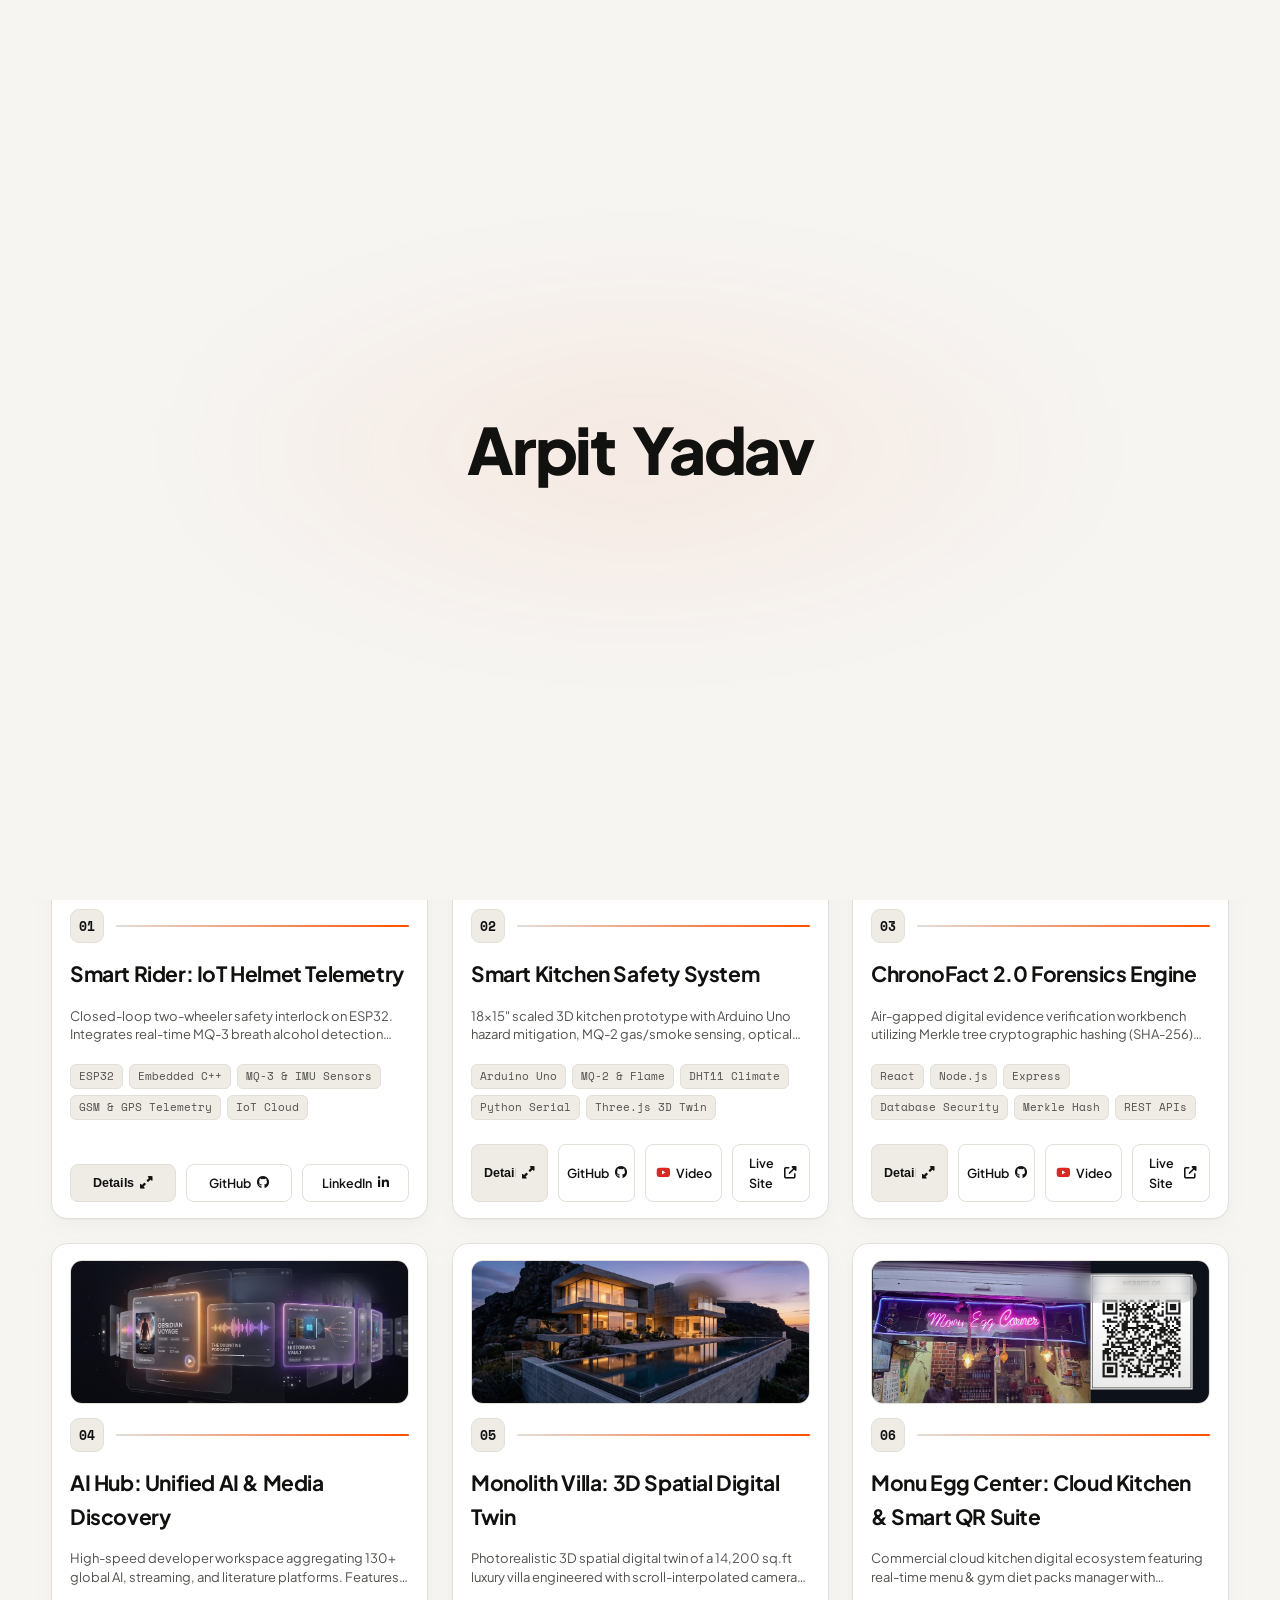
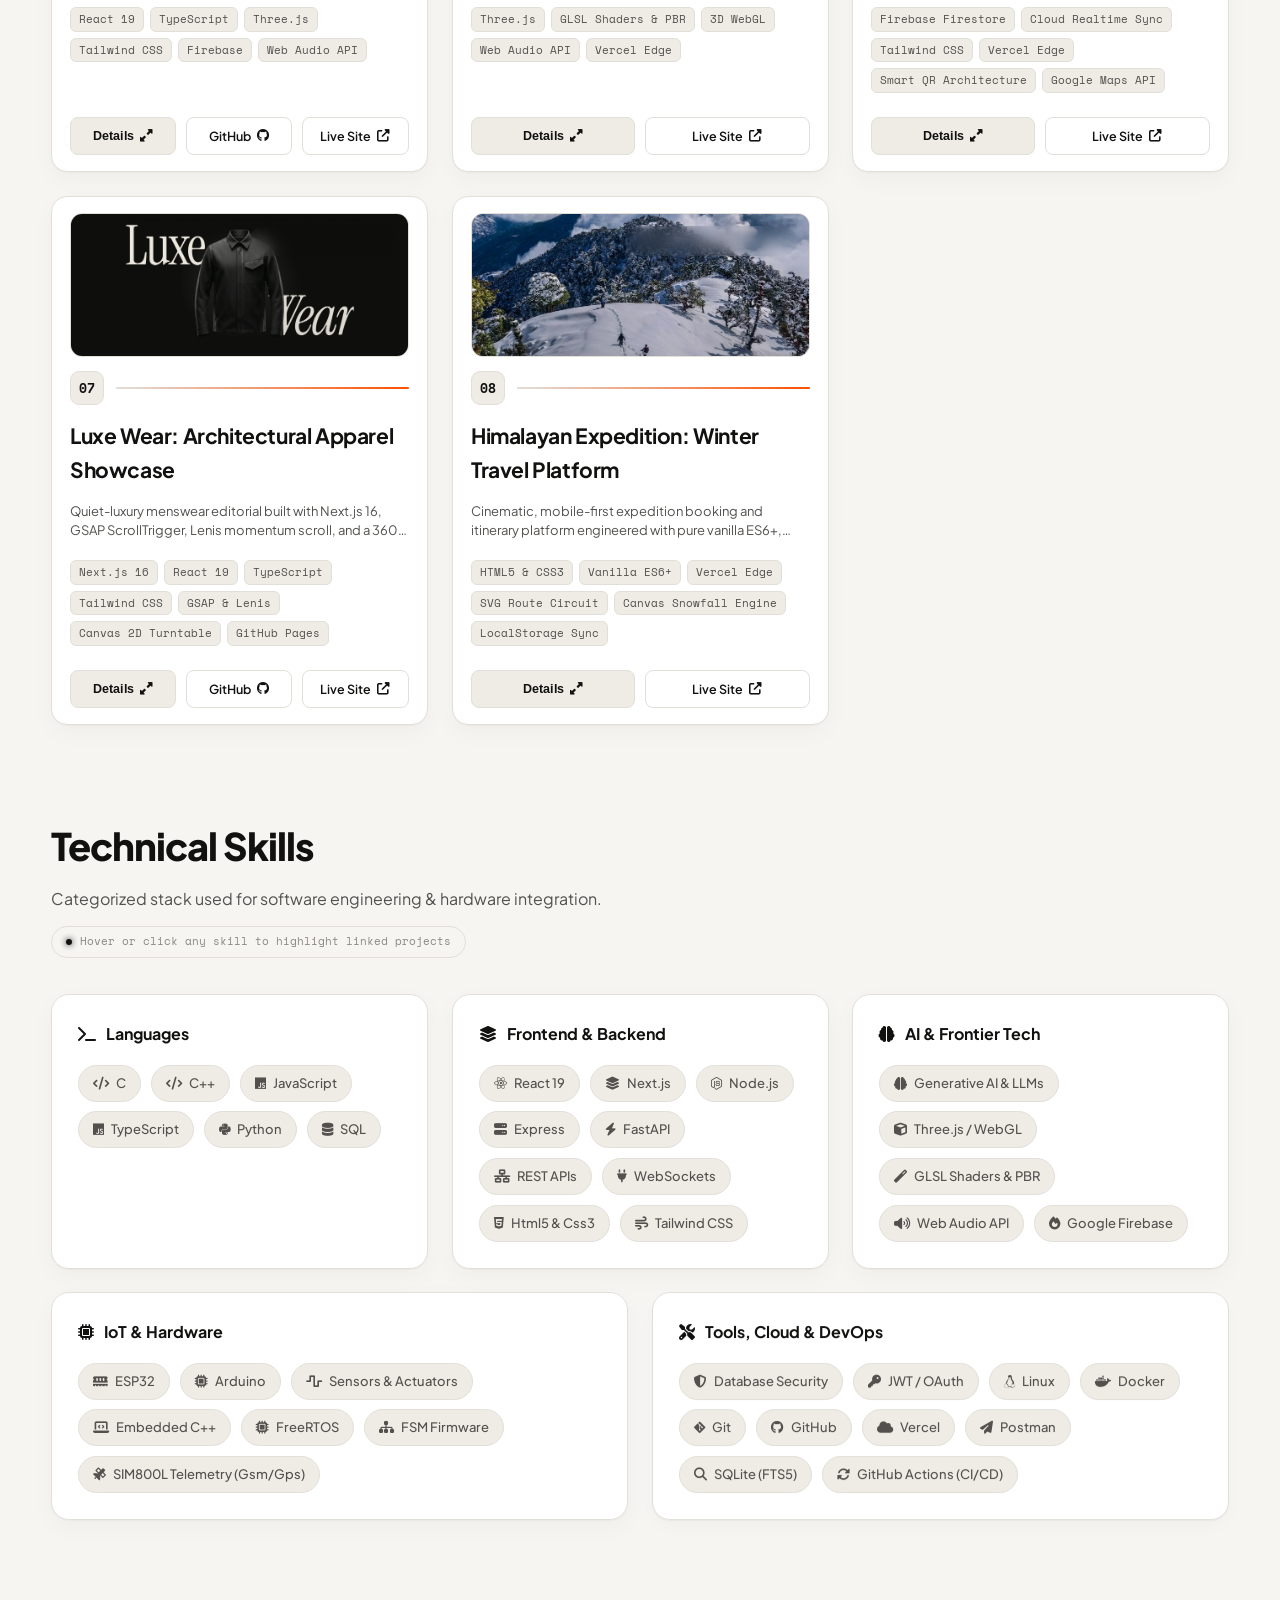
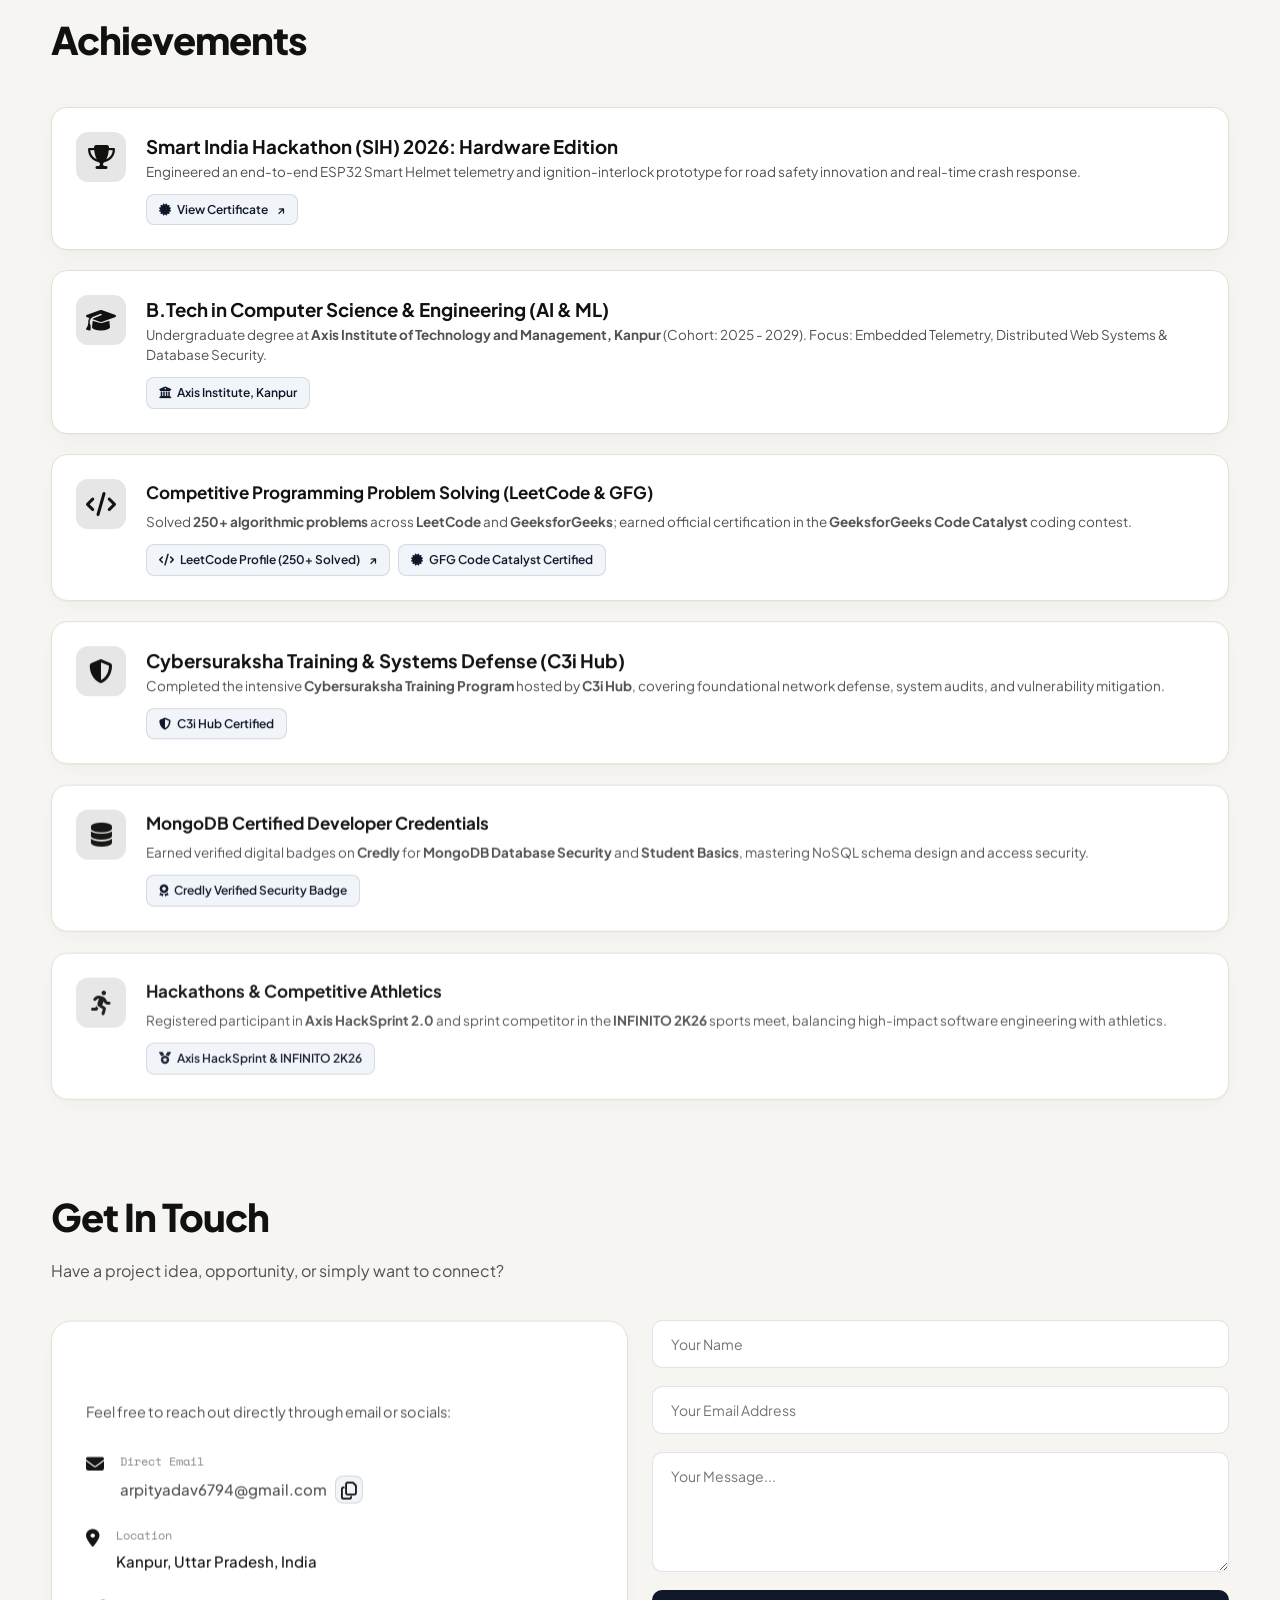
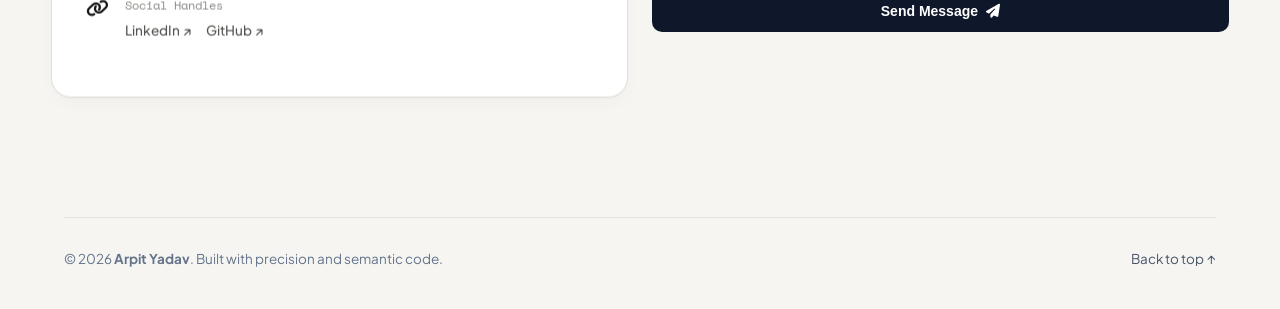
<file: index.html>
<!DOCTYPE html>

<!--

   Copyright 2026 Arpit Yadav (https://arpity.me)

   Licensed under the Apache License, Version 2.0 (the "License");

   you may not use this file except in compliance with the License.

   You may obtain a copy of the License at http://www.apache.org/licenses/LICENSE-2.0

<!--

   ======================================================================

   👋 ARPIT'S PORTFOLIO CODE MAP (YAHAN SE AAP KUCH BHI EDIT KAR SAKTE HO):

   ======================================================================

   1. <head>            : Google SEO, Title, Favicon, Fonts (Line 10-75)

   2. Preloader         : Loading screen animation (Line 76-88)

   3. Header / Navbar   : Top Menu, Logo, Dark/Light Mode Toggle, Resume Button (Line 90-140)

   4. Hero Section      : Main Intro "Hi, I'm Arpit Yadav" & Interactive Studio (Line 153-394)

   5. Projects Section  : Aapke 7 Featured Projects ke cards (Line 349-950)

   6. Skills Section    : Interactive Stack / Capabilities (Line 570-618)

   7. About Section     : Bio, Photo, Education & Core Principles (Line 620-664)

   8. Achievements      : SIH Hackathon & Certifications (Line 666-694)

   9. Contact Section   : Email, Phone, Socials & Contact Form (Line 696-745)

   10. Footer           : Bottom Copyright & Back-to-Top (Line 747-766)

   11. Modals & Scripts : Project Detail Popups & JS Links (Line 768-795)

   ======================================================================

-->

<html lang="en" data-mode="light">

<head>

    <meta charset="UTF-8">

    <meta name="viewport" content="width=device-width, initial-scale=1.0">

    <title>Arpit Yadav | Full Stack Developer, AI &amp; IoT Systems Engineer</title>

    

    <!-- Favicon & Brand Icons (Architectural AY Monogram - Google Search & Multi-DPI Standard) -->
    <link rel="icon" href="/favicon.ico" sizes="48x48">
    <link rel="icon" type="image/png" sizes="192x192" href="/icon-192x192.png">
    <link rel="icon" type="image/png" sizes="96x96" href="/icon-96x96.png">
    <link rel="icon" type="image/png" sizes="48x48" href="/icon-48x48.png">
    <link rel="icon" type="image/png" sizes="32x32" href="/favicon-32x32.png">
    <link rel="icon" type="image/png" sizes="16x16" href="/favicon-16x16.png">
    <link rel="apple-touch-icon" sizes="180x180" href="/apple-touch-icon.png">
    <link rel="shortcut icon" href="/favicon.ico">
    <link rel="manifest" href="/site.webmanifest">

    <meta name="theme-color" content="#0A0A0B">



    <!-- Google SEO & Metadata -->

    <meta name="description" content="Official engineering portfolio of Arpit Yadav (arpity.me), Full Stack Developer & AI/IoT Systems Engineer. Specializing in high-performance web systems, SIH 2026 Smart Helmet, ChronoFact 2.0 Forensics, and Three.js 3D Digital Twins.">

    <meta name="keywords" content="Arpit Yadav, arpity.me, Full Stack Developer, AI Systems, IoT Systems Engineer, Smart Helmet SIH, ChronoFact Forensics, Three.js Digital Twin, React 19, ESP32, Embedded C++, Web Audio API, WebSockets, REST APIs">

    <meta name="author" content="Arpit Yadav">

    <meta name="robots" content="index, follow">

    <link rel="canonical" href="https://arpity.me/">

    <meta name="google-site-verification" content="google29457da30806de7f">



    <!-- Open Graph / LinkedIn & Social Preview -->

    <meta property="og:type" content="website">

    <meta property="og:url" content="https://arpity.me/">

    <meta property="og:site_name" content="arpity.me · Arpit Yadav Engineering Portfolio">

    <meta property="og:title" content="Arpit Yadav | Full Stack Developer, AI &amp; IoT Systems Engineer">

    <meta property="og:description" content="Explore live production systems: SIH 2026 Smart Helmet telemetry, ChronoFact 2.0 Merkle forensics, Three.js 3D Digital Twins, and procedural Web Audio engine.">

    <meta property="og:image" content="https://arpity.me/assets/profile.jpg">



    <!-- Twitter Card -->

    <meta name="twitter:card" content="summary_large_image">

    <meta name="twitter:title" content="Arpit Yadav | Full Stack Developer, AI &amp; IoT Systems Engineer">

    <meta name="twitter:description" content="Explore live production systems: SIH 2026 Smart Helmet telemetry, ChronoFact 2.0 Merkle forensics, Three.js 3D Digital Twins, and procedural Web Audio engine.">

    <meta name="twitter:image" content="https://arpity.me/assets/profile.jpg">



    <!-- Google Structured Data (JSON-LD) for Search Rich Results -->

    <script type="application/ld+json">

    {

      "@context": "https://schema.org",

      "@type": "Person",

      "name": "Arpit Yadav",

      "url": "https://arpity.me/",

      "image": "https://arpity.me/assets/profile.jpg",
      "logo": "https://arpity.me/icon-512x512.png",

      "jobTitle": "Full Stack Developer & IoT Enthusiast",

      "worksFor": {

        "@type": "Organization",

        "name": "Axis Institute of Technology and Management"

      },

      "sameAs": [

        "https://www.linkedin.com/in/arpit-yadav-944983309/",

        "https://github.com/arpityadav626"

      ],

      "knowsAbout": ["Full Stack Web Development", "IoT", "Arduino", "ESP32", "Python", "React", "JavaScript", "C++"]

    }

    </script>

    

    <!-- Google Fonts & Font Awesome Icons -->

    <link rel="preconnect" href="https://fonts.googleapis.com">

    <link rel="preconnect" href="https://fonts.gstatic.com" crossorigin>

    <link href="https://fonts.googleapis.com/css2?family=Plus+Jakarta+Sans:wght@300;400;500;600;700;800&family=Space+Mono:wght@400;700&display=swap" rel="stylesheet">

    <link rel="stylesheet" href="https://cdnjs.cloudflare.com/ajax/libs/font-awesome/6.4.0/css/all.min.css">

    

    <link rel="stylesheet" href="style.css?v=2026.25">

</head>

<body class="light-theme" data-mode="light">

    <!-- 0. High-End Editorial Intro Preloader -->

    <div id="intro-preloader" class="intro-preloader" aria-hidden="true">

        <div class="preloader-backdrop"></div>

        <div class="preloader-title-wrap">

            <h1 class="preloader-headline" aria-label="Arpit Yadav">

                <span class="preloader-part preloader-left">Arpit</span>

                <span class="preloader-part preloader-right">Yadav</span>

            </h1>

        </div>

    </div>





    <!-- 0. Skiper 71: Subpixel Scroll Progress Indicator -->

    <div class="scroll-progress-line" id="scroll-progress-line" aria-hidden="true"></div>



    <!-- 1. Flat Minimal Awwwards Header -->

    <header class="header">

        <div class="header-inner">

            <a href="#home" class="brand-link">arpity.me</a>



            <nav class="navbar" id="navbar">

                <a href="#projects" class="nav-link">Work</a>

                <a href="#skills" class="nav-link">Skills</a>

                <a href="#achievements" class="nav-link">Honors</a>

                <a href="#contact" class="nav-link">Contact</a>

                

                <a href="assets/Arpit_Yadav_Resume_Latest.pdf?v=2026.5" target="_blank" rel="noopener noreferrer" class="nav-link nav-resume-link">Resume ↗</a>

            </nav>



            <div class="menu-toggle" id="menu-toggle" aria-label="Toggle Navigation"><i class="fas fa-bars"></i></div>

        </div>

    </header>



    <main>

        <!-- 2. Minimalist Editorial Hero (Tight Centered Container) -->

        <section class="hero hero-editorial" id="home">

            <span id="about" class="section-anchor" aria-hidden="true"></span>

            <div class="hero-ambient-backdrop" aria-hidden="true"></div>



            <div class="hero-editorial-wrap">

                <h1 class="hero-title hero-headline-converge" aria-label="Arpit Yadav">

                    <span class="headline-part headline-left">Arpit</span><span class="headline-part headline-right">Yadav</span>

                </h1>

                <h2 class="hero-subtitle hero-anim-item" style="--anim-order: 2">

                    Full-Stack Developer · AI &amp; IoT Systems Engineer

                </h2>



                <div class="hero-bio-container hero-anim-item" style="--anim-order: 3">

                    <p class="hero-bio-lead">

                        Computer Science (AI &amp; ML) undergraduate at <strong>Axis Institute of Technology and Management, Kanpur (2025-2029)</strong>. I build across hardware and software: from an ESP32 ignition-interlock helmet for Smart India Hackathon, to a cryptographic digital forensics tool for BSA Section 63(4) evidence, and a 3D smart-kitchen hazard monitor.

                    </p>

                </div>



                <div class="hero-actions hero-anim-item" style="--anim-order: 4">

                    <a href="#projects" class="btn btn-primary sound-hover ripple-btn">View Projects <i class="fas fa-arrow-down"></i></a>

                    <a href="#contact" class="btn btn-outline sound-hover ripple-btn">Get In Touch <i class="fas fa-arrow-down"></i></a>

                </div>



                <div class="social-bar hero-anim-item" style="--anim-order: 5">

                    <span class="social-label">Direct Line:</span>

                    <div class="email-copy-wrap">

                        <a href="mailto:arpityadav6794@gmail.com" class="social-pill-link sound-hover" title="Email Arpit">

                            <i class="fas fa-envelope"></i> arpityadav6794@gmail.com

                        </a>

                        <button type="button" class="copy-email-btn sound-hover" id="hero-copy-email-btn" title="Copy email address" aria-label="Copy email address">

                            <i class="far fa-copy" id="hero-copy-email-icon"></i>

                            <span class="copy-toast-bubble" id="hero-copy-toast-bubble">Copied!</span>

                        </button>

                    </div>

                    <a href="https://github.com/arpityadav626" target="_blank" rel="noopener noreferrer" class="social-link sound-hover" title="GitHub Profile"><i class="fab fa-github"></i></a>

                    <a href="https://www.linkedin.com/in/arpit-yadav-944983309/" target="_blank" rel="noopener noreferrer" class="social-link sound-hover" title="LinkedIn Profile"><i class="fab fa-linkedin-in"></i></a>

                </div>

            </div>

        </section>



        <!-- ========================================================

             🟢 SECTION 3: FEATURED PROJECTS (Aapke 7 Main Projects)

             Har project ka card yahan hai:

             - 01: Smart Helmet (SIH Hardware)

             - 02: Smart Kitchen (Arduino + 3D Twin)

             - 03: ChronoFact (Cyber Forensic)

             - 04: AI Hub (arpit.fun Media Discovery)

             - 05: Monolith Villa (Apex Intelligence 3D ArchViz)

             - 06: Monu Egg Center (Cloud Kitchen & QR Suite)

             - 07: Luxe Wear (Editorial Apparel & 360° Motion)

             - 08: Himalayan Expedition (Winter Travel Platform)

             ======================================================== -->

        <section class="section projects-section" id="projects" aria-label="Featured Projects">

            <div class="section-header">

                <h2 class="section-title">Featured Projects</h2>

                <p class="section-desc">Hardware-integrated prototypes, AI forensics, and immersive web platforms.</p>

            </div>



            <div class="projects-grid">

                <div class="project-card card-sih" data-project="smart-helmet" data-skills="arduino esp32 sensors cpp embedded-c c linux iot gsm-gps fsm freertos">

                                                                

                <div class="card-visual-slot">

                <div class="card-visual-inner">

                <img src="assets/smart-helmet-prototype.jpg" alt="Smart Helmet Telemetry Prototype" class="card-preview-img" loading="lazy">

                <div class="card-visual-overlay"></div>

                <span class="badge sih-badge visual-badge"><i class="fas fa-microchip"></i> SIH 2026 Hardware IoT</span>

                </div>

                </div>

                

                <div class="card-step-row">

                <div class="card-step-badge">01</div>

                <div class="card-step-line" aria-hidden="true"></div>

                </div>

                

                <div class="card-info-slot">

                <h3 class="project-title">Smart Rider: IoT Helmet Telemetry</h3>

                <p class="project-summary">

                Closed-loop two-wheeler safety interlock on ESP32. Integrates real-time MQ-3 breath alcohol detection with ignition cutoff, capacitive helmet-wear verification, and an MPU-6050 6-axis IMU triggering instant GSM/GPS SMS crash coordinates.

                </p>

                <div class="tech-stack-pills">

                <span data-skill="esp32">ESP32</span>

                <span data-skill="embedded-c">Embedded C++</span>

                <span data-skill="sensors">MQ-3 &amp; IMU Sensors</span>

                <span data-skill="gsm-gps">GSM &amp; GPS Telemetry</span>

                <span>IoT Cloud</span>

                </div>

                <div class="card-links">

                <button class="card-btn primary sound-hover ripple-btn open-modal-btn" data-project="smart-helmet">

                Details <i class="fas fa-expand-alt"></i>

                </button>

                <a href="https://github.com/arpityadav626/smart-helmet" target="_blank" class="card-btn outline sound-hover ripple-btn">

                GitHub <i class="fab fa-github"></i>

                </a>

                <a href="https://www.linkedin.com/in/arpit-yadav-944983309/details/projects/" target="_blank" class="card-btn outline sound-hover ripple-btn">

                LinkedIn <i class="fab fa-linkedin-in"></i>

                </a>

                </div>

                </div>

                </div>



                <div class="project-card card-kitchen" data-project="smart-kitchen" data-skills="arduino esp32 sensors cpp python c microcontrollers threejs websockets rest-api gsm-gps fsm freertos postman">

                                                                

                <div class="card-visual-slot">

                <div class="card-visual-inner">

                <img src="assets/smart-kitchen-prototype.jpg" alt="SAFETY-FI 96X Prototype" class="card-preview-img" loading="lazy">

                <div class="card-visual-overlay"></div>

                <span class="badge live-badge visual-badge"><i class="fas fa-circle"></i> B.Tech CS-AIML • 3D Prototype</span>

                </div>

                </div>

                

                <div class="card-step-row">

                <div class="card-step-badge">02</div>

                <div class="card-step-line" aria-hidden="true"></div>

                </div>

                

                <div class="card-info-slot">

                <h3 class="project-title">Smart Kitchen Safety System</h3>

                <p class="project-summary">

                18×15" scaled 3D kitchen prototype with Arduino Uno hazard mitigation, MQ-2 gas/smoke sensing, optical flame suppression, and Three.js digital twin. Built as an AITM CS-AIML engineering project.

                </p>

                <div class="tech-stack-pills">

                <span data-skill="arduino">Arduino Uno</span>

                <span data-skill="sensors">MQ-2 &amp; Flame</span>

                <span data-skill="sensors">DHT11 Climate</span>

                <span data-skill="python">Python Serial</span>

                <span>Three.js 3D Twin</span>

                </div>

                <div class="card-links">

                <button class="card-btn primary sound-hover ripple-btn open-modal-btn" data-project="smart-kitchen">

                Details <i class="fas fa-expand-alt"></i>

                </button>

                <a href="https://github.com/arpityadav626/smart-kitchen" target="_blank" class="card-btn outline sound-hover ripple-btn">

                GitHub <i class="fab fa-github"></i>

                </a>

                <a href="https://youtu.be/pivb5MaotJo" target="_blank" class="card-btn youtube-btn sound-hover ripple-btn" title="Watch Walkthrough on YouTube">

                <i class="fab fa-youtube"></i> Video

                </a>

                <a href="https://arpityadav626.github.io/smart-kitchen/" target="_blank" class="card-btn outline sound-hover ripple-btn">

                Live Site <i class="fas fa-external-link-alt"></i>

                </a>

                </div>

                </div>

                </div>



                <div class="project-card card-chronofact" data-project="chronofact" data-skills="python fastapi js html-css tailwind git github react nodejs express merkle rest-api docker linux db-security jwt-auth sql sqlite postman cicd">

                                                                

                <div class="card-visual-slot">

                <div class="card-visual-inner">

                <img src="assets/chronofact-preview.jpg" alt="ChronoFact 2.0 Preview" class="card-preview-img" loading="lazy">

                <div class="card-visual-overlay"></div>

                <span class="badge live-badge visual-badge"><i class="fas fa-circle"></i> Section 63(4) BSA 2023 Compliant</span>

                </div>

                </div>

                

                <div class="card-step-row">

                <div class="card-step-badge">03</div>

                <div class="card-step-line" aria-hidden="true"></div>

                </div>

                

                <div class="card-info-slot">

                <h3 class="project-title">ChronoFact 2.0 Forensics Engine</h3>

                <p class="project-summary">

                Air-gapped digital evidence verification workbench utilizing Merkle tree cryptographic hashing (SHA-256) for immutable evidentiary audit trails, cross-source quote verification, and automated court-admissible BSA Section 63(4) statutory certificates.

                </p>

                <div class="tech-stack-pills">

                <span data-skill="react">React</span>

                <span data-skill="nodejs">Node.js</span>

                <span data-skill="express">Express</span>

                <span data-skill="db-security">Database Security</span>

                <span data-skill="merkle">Merkle Hash</span>

                <span data-skill="rest-api">REST APIs</span>

                </div>

                <div class="card-links">

                <button class="card-btn primary sound-hover ripple-btn open-modal-btn" data-project="chronofact">

                Details <i class="fas fa-expand-alt"></i>

                </button>

                <a href="https://github.com/arpityadav626/chronofact" target="_blank" class="card-btn outline sound-hover ripple-btn">

                GitHub <i class="fab fa-github"></i>

                </a>

                <a href="https://youtu.be/J8VqyTlGd5w" target="_blank" class="card-btn youtube-btn sound-hover ripple-btn" title="Watch 3-Minute Walkthrough on YouTube">

                <i class="fab fa-youtube"></i> Video

                </a>

                <a href="https://arpityadav626.github.io/chronofact/" target="_blank" class="card-btn outline sound-hover ripple-btn">

                Live Site <i class="fas fa-external-link-alt"></i>

                </a>

                </div>

                </div>

                </div>



                <div class="project-card card-aihub" data-project="ai-hub" data-skills="ai react typescript js tailwind threejs web-audio firebase github jwt-auth websockets nextjs cicd">

                                                                

                <div class="card-visual-slot">

                <div class="card-visual-inner">

                <img src="assets/ai-hub-preview.jpg" alt="AI Hub Preview" class="card-preview-img" loading="lazy">

                <div class="card-visual-overlay"></div>

                <span class="badge live-badge visual-badge"><i class="fas fa-circle"></i> 130+ Platforms Indexed</span>

                </div>

                </div>

                

                <div class="card-step-row">

                <div class="card-step-badge">04</div>

                <div class="card-step-line" aria-hidden="true"></div>

                </div>

                

                <div class="card-info-slot">

                <h3 class="project-title">AI Hub: Unified AI &amp; Media Discovery</h3>

                <p class="project-summary">

                High-speed developer workspace aggregating 130+ global AI, streaming, and literature platforms. Features interactive Three.js 3D spatial node navigation, zero-latency search indexing, in-app 4K viewport, and ambient Web Audio synthesizer.

                </p>

                <div class="tech-stack-pills">

                <span data-skill="react">React 19</span>

                <span data-skill="typescript">TypeScript</span>

                <span data-skill="threejs">Three.js</span>

                <span data-skill="tailwind">Tailwind CSS</span>

                <span data-skill="firebase">Firebase</span>

                <span data-skill="web-audio">Web Audio API</span>

                </div>

                <div class="card-links">

                <button class="card-btn primary sound-hover ripple-btn open-modal-btn" data-project="ai-hub">

                Details <i class="fas fa-expand-alt"></i>

                </button>

                <a href="https://github.com/arpityadav626/arpit.fun" target="_blank" class="card-btn outline sound-hover ripple-btn">

                GitHub <i class="fab fa-github"></i>

                </a>

                <a href="https://arpit-fun.web.app/" target="_blank" class="card-btn outline sound-hover ripple-btn">

                Live Site <i class="fas fa-external-link-alt"></i>

                </a>

                </div>

                </div>

                </div>



                <div class="project-card card-monolith" data-project="monolith-villa" data-skills="threejs web-audio shaders js vercel html-css">

                                                                

                <div class="card-visual-slot">

                <div class="card-visual-inner">

                <img src="assets/monolith-villa-preview.jpg" alt="Monolith Villa Preview" class="card-preview-img" loading="lazy">

                <div class="card-visual-overlay"></div>

                <span class="badge live-badge visual-badge"><i class="fas fa-cube"></i> Live WebGL 3D</span>

                </div>

                </div>

                

                <div class="card-step-row">

                <div class="card-step-badge">05</div>

                <div class="card-step-line" aria-hidden="true"></div>

                </div>

                

                <div class="card-info-slot">

                <h3 class="project-title">Monolith Villa: 3D Spatial Digital Twin</h3>

                <p class="project-summary">

                Photorealistic 3D spatial digital twin of a 14,200 sq.ft luxury villa engineered with scroll-interpolated camera splines, spatial HUD matrix projection, and procedural ambient audio.

                </p>

                <div class="tech-stack-pills">

                <span data-skill="threejs">Three.js</span>

                <span data-skill="shaders">GLSL Shaders &amp; PBR</span>

                <span>3D WebGL</span>

                <span data-skill="web-audio">Web Audio API</span>

                <span data-skill="vercel">Vercel Edge</span>

                </div>

                <div class="card-links">

                <button class="card-btn primary sound-hover ripple-btn open-modal-btn" data-project="monolith-villa">

                Details <i class="fas fa-expand-alt"></i>

                </button>

                <a href="https://monolith-villa.vercel.app/" target="_blank" class="card-btn outline sound-hover ripple-btn">

                Live Site <i class="fas fa-external-link-alt"></i>

                </a>

                </div>

                </div>

                </div>



                <div class="project-card card-monu" data-project="monu-egg-center" data-skills="firebase js tailwind vercel html-css sql nextjs">

                                                                

                <div class="card-visual-slot">

                <div class="card-visual-inner">

                <img src="assets/monu-egg-center-preview.jpg" alt="Monu Egg Center Cloud Kitchen & Smart QR Suite Preview" class="card-preview-img" loading="lazy">

                <div class="card-visual-overlay"></div>

                <span class="badge live-badge visual-badge"><i class="fas fa-store"></i> Live Commercial System</span>

                </div>

                </div>

                

                <div class="card-step-row">

                <div class="card-step-badge">06</div>

                <div class="card-step-line" aria-hidden="true"></div>

                </div>

                

                <div class="card-info-slot">

                <h3 class="project-title">Monu Egg Center: Cloud Kitchen &amp; Smart QR Suite</h3>

                <p class="project-summary">

                Commercial cloud kitchen digital ecosystem featuring real-time menu &amp; gym diet packs manager with Firebase Firestore sync, Google review rating funnel with automated clipboard injection, and print-ready digital table QR standees.

                </p>

                <div class="tech-stack-pills">

                <span data-skill="firebase">Firebase Firestore</span>

                <span data-skill="js">Cloud Realtime Sync</span>

                <span data-skill="tailwind">Tailwind CSS</span>

                <span data-skill="vercel">Vercel Edge</span>

                <span>Smart QR Architecture</span>

                <span>Google Maps API</span>

                </div>

                <div class="card-links">

                <button class="card-btn primary sound-hover ripple-btn open-modal-btn" data-project="monu-egg-center">

                Details <i class="fas fa-expand-alt"></i>

                </button>

                <a href="https://monu-egg-center.vercel.app/" target="_blank" class="card-btn outline sound-hover ripple-btn">

                Live Site <i class="fas fa-external-link-alt"></i>

                </a>

                </div>

                </div>

                </div>



                <div class="project-card card-luxe-wear" data-project="luxe-wear" data-skills="nextjs react typescript js tailwind html-css git github cicd">

                                                                

                <div class="card-visual-slot">

                <div class="card-visual-inner">

                <img src="assets/luxe-wear-preview.jpg" alt="Luxe Wear Architectural Menswear &amp; 360° Turntable Preview" class="card-preview-img" loading="lazy">

                <div class="card-visual-overlay"></div>

                <span class="badge live-badge visual-badge"><i class="fas fa-circle"></i> Live Editorial · 360°</span>

                </div>

                </div>

                

                <div class="card-step-row">

                <div class="card-step-badge">07</div>

                <div class="card-step-line" aria-hidden="true"></div>

                </div>

                

                <div class="card-info-slot">

                <h3 class="project-title">Luxe Wear: Architectural Apparel Showcase</h3>

                <p class="project-summary">

                Quiet-luxury menswear editorial built with Next.js 16, GSAP ScrollTrigger, Lenis momentum scroll, and a 360-frame sub-frame blended WebP overshirt turntable on unified obsidian and warm-stone panels.

                </p>

                <div class="tech-stack-pills">

                <span data-skill="nextjs">Next.js 16</span>

                <span data-skill="react">React 19</span>

                <span data-skill="typescript">TypeScript</span>

                <span data-skill="tailwind">Tailwind CSS</span>

                <span data-skill="js">GSAP &amp; Lenis</span>

                <span>Canvas 2D Turntable</span>

                <span data-skill="cicd">GitHub Pages</span>

                </div>

                <div class="card-links">

                <button class="card-btn primary sound-hover ripple-btn open-modal-btn" data-project="luxe-wear">

                Details <i class="fas fa-expand-alt"></i>

                </button>

                <a href="https://github.com/arpityadav626/luxe-wear" target="_blank" rel="noopener noreferrer" class="card-btn outline sound-hover ripple-btn">

                GitHub <i class="fab fa-github"></i>

                </a>

                <a href="https://arpity.me/luxe-wear/" target="_blank" rel="noopener noreferrer" class="card-btn outline sound-hover ripple-btn">

                Live Site <i class="fas fa-external-link-alt"></i>

                </a>

                </div>

                </div>

                </div>



            
                <!-- Project 08: Himalayan Winter Expedition Platform -->
                <div class="project-card card-expedition" data-project="himalayan-expedition" data-skills="html-css js vercel responsive ui-ux svg web-design">
                <div class="card-visual-slot">
                <div class="card-visual-inner">
                <img src="assets/himalayan-expedition-preview.jpg" alt="Himalayan Winter Expedition Platform Preview" class="card-preview-img" loading="lazy">
                <div class="card-visual-overlay"></div>
                <span class="badge live-badge visual-badge"><i class="fas fa-mountain"></i> Live Production Platform</span>
                </div>
                </div>
                <div class="card-step-row">
                <div class="card-step-badge">08</div>
                <div class="card-step-line" aria-hidden="true"></div>
                </div>
                <div class="card-info-slot">
                <h3 class="project-title">Himalayan Expedition: Winter Travel Platform</h3>
                <p class="project-summary">
                Cinematic, mobile-first expedition booking and itinerary platform engineered with pure vanilla ES6+, SVG coordinate routing, interactive canvas snowfall, sticky photo cross-fading, dynamic packing checklist sync, and multi-coordinator WhatsApp automation.
                </p>
                <div class="tech-stack-pills">
                <span data-skill="html-css">HTML5 &amp; CSS3</span>
                <span data-skill="js">Vanilla ES6+</span>
                <span data-skill="vercel">Vercel Edge</span>
                <span>SVG Route Circuit</span>
                <span>Canvas Snowfall Engine</span>
                <span>LocalStorage Sync</span>
                </div>
                <div class="card-links">
                <button class="card-btn primary sound-hover ripple-btn open-modal-btn" data-project="himalayan-expedition">
                Details <i class="fas fa-expand-alt"></i>
                </button>
                <a href="https://collegetripbrochure.vercel.app" target="_blank" rel="noopener noreferrer" class="card-btn outline sound-hover ripple-btn">
                Live Site <i class="fas fa-external-link-alt"></i>
                </a>
                </div>
                </div>
                </div>

</div>

        </section>



        <!-- ========================================================

             🟢 SECTION 4: TECHNICAL SKILLS (Aapke Saare Technical Skills)

             - Languages (C, C++, JS, TS, Python)

             - Frontend & Backend (React, Node, Express, Tailwind)

             - 3D & Graphics (Three.js, GLSL Shaders, Web Audio)

             - IoT & Hardware (ESP32, Arduino, Sensors)

             - Tools & Databases (Git, GitHub, Vercel, Linux)

             ======================================================== -->

        <section class="section skills-section" id="skills">

            <div class="section-header">

                <h2 class="section-title">Technical Skills</h2>

                <p class="section-desc">Categorized stack used for software engineering & hardware integration.</p>

                <div class="skills-interactive-hint" id="skills-interactive-hint">

                    <span class="hint-pulse"></span> <span id="hint-text">Hover or click any skill to highlight linked projects</span>

                </div>

            </div>



            <div class="skills-categories-grid">

                

                <div class="skill-category-card">

                    <div class="category-title"><i class="fas fa-terminal"></i> Languages</div>

                    <div class="pill-group">

                        <span class="skill-pill sound-hover" data-skill="c"><i class="fas fa-code"></i> C</span>

                        <span class="skill-pill sound-hover" data-skill="cpp"><i class="fas fa-code"></i> C++</span>

                        <span class="skill-pill sound-hover" data-skill="js"><i class="fab fa-js"></i> JavaScript</span>

                        <span class="skill-pill sound-hover" data-skill="typescript"><i class="fab fa-js"></i> TypeScript</span>

                        <span class="skill-pill sound-hover" data-skill="python"><i class="fab fa-python"></i> Python</span>

                          <span class="skill-pill sound-hover" data-skill="sql"><i class="fas fa-database"></i> SQL</span>

                    </div>

                </div>



                <div class="skill-category-card">

                    <div class="category-title"><i class="fas fa-layer-group"></i> Frontend & Backend</div>

                    <div class="pill-group">

                        <span class="skill-pill sound-hover" data-skill="react"><i class="fab fa-react"></i> React 19</span>

                          <span class="skill-pill sound-hover" data-skill="nextjs"><i class="fas fa-layer-group"></i> Next.js</span>

                        <span class="skill-pill sound-hover" data-skill="nodejs"><i class="fab fa-node-js"></i> Node.js</span>

                        <span class="skill-pill sound-hover" data-skill="express"><i class="fas fa-server"></i> Express</span>

                          <span class="skill-pill sound-hover" data-skill="fastapi"><i class="fas fa-bolt"></i> FastAPI</span>

                        <span class="skill-pill sound-hover" data-skill="rest-api"><i class="fas fa-network-wired"></i> REST APIs</span>

                        <span class="skill-pill sound-hover" data-skill="websockets"><i class="fas fa-plug"></i> WebSockets</span>

                        <span class="skill-pill sound-hover" data-skill="html-css"><i class="fab fa-html5"></i> Html5 &amp; Css3</span>

                        <span class="skill-pill sound-hover" data-skill="tailwind"><i class="fas fa-wind"></i> Tailwind CSS</span>

                    </div>

                </div>



                <div class="skill-category-card">

                    <div class="category-title"><i class="fas fa-brain"></i> AI &amp; Frontier Tech</div>

                    <div class="pill-group">

                        <span class="skill-pill sound-hover" data-skill="ai"><i class="fas fa-brain"></i> Generative AI &amp; LLMs</span>

                        <span class="skill-pill sound-hover" data-skill="threejs"><i class="fas fa-cube"></i> Three.js / WebGL</span>

                        <span class="skill-pill sound-hover" data-skill="shaders"><i class="fas fa-magic"></i> GLSL Shaders &amp; PBR</span>

                        <span class="skill-pill sound-hover" data-skill="web-audio"><i class="fas fa-volume-up"></i> Web Audio API</span>

                        <span class="skill-pill sound-hover" data-skill="firebase"><i class="fas fa-fire"></i> Google Firebase</span>

                    </div>

                </div>



                <div class="skill-category-card">

                    <div class="category-title"><i class="fas fa-microchip"></i> IoT &amp; Hardware</div>

                    <div class="pill-group">

                        <span class="skill-pill sound-hover" data-skill="esp32"><i class="fas fa-memory"></i> ESP32</span>

                        <span class="skill-pill sound-hover" data-skill="arduino"><i class="fas fa-microchip"></i> Arduino</span>

                        <span class="skill-pill sound-hover" data-skill="sensors"><i class="fas fa-wave-square"></i> Sensors &amp; Actuators</span>

                        <span class="skill-pill sound-hover" data-skill="embedded-c"><i class="fas fa-laptop-code"></i> Embedded C++</span>

                          <span class="skill-pill sound-hover" data-skill="freertos"><i class="fas fa-microchip"></i> FreeRTOS</span>

                          <span class="skill-pill sound-hover" data-skill="fsm"><i class="fas fa-sitemap"></i> FSM Firmware</span>

                          <span class="skill-pill sound-hover" data-skill="gsm-gps"><i class="fas fa-satellite"></i> SIM800L Telemetry (Gsm/Gps)</span>

                    </div>

                </div>



                <div class="skill-category-card">

                    <div class="category-title"><i class="fas fa-tools"></i> Tools, Cloud &amp; DevOps</div>

                    <div class="pill-group">

                                                <span class="skill-pill sound-hover" data-skill="db-security"><i class="fas fa-shield-alt"></i> Database Security</span>

                        <span class="skill-pill sound-hover" data-skill="jwt-auth"><i class="fas fa-key"></i> JWT / OAuth</span>

                        <span class="skill-pill sound-hover" data-skill="linux"><i class="fab fa-linux"></i> Linux</span>

                        <span class="skill-pill sound-hover" data-skill="docker"><i class="fab fa-docker"></i> Docker</span>

                        <span class="skill-pill sound-hover" data-skill="git"><i class="fab fa-git-alt"></i> Git</span>

                        <span class="skill-pill sound-hover" data-skill="github"><i class="fab fa-github"></i> GitHub</span>

                        <span class="skill-pill sound-hover" data-skill="vercel"><i class="fas fa-cloud"></i> Vercel</span>

                        <span class="skill-pill sound-hover" data-skill="postman"><i class="fas fa-paper-plane"></i> Postman</span>

                          <span class="skill-pill sound-hover" data-skill="sqlite"><i class="fas fa-search"></i> SQLite (FTS5)</span>

                          <span class="skill-pill sound-hover" data-skill="cicd"><i class="fas fa-sync-alt"></i> GitHub Actions (CI/CD)</span>

                    </div>

                </div>



            </div>

        </section>



        <!-- ========================================================

             🟢 SECTION 3: ACHIEVEMENTS & MILESTONES (Hackathon & Certificates)

             - Smart India Hackathon (SIH) Participant

             - Competitive Programming & Problem Solving (C/C++)

             - Technical Certifications & Badges

             - B.Tech CSE (AI & ML) at Axis Institute

             ======================================================== -->

        <section class="section achievements-section" id="achievements">

            <div class="section-header">

                <h2 class="section-title">Achievements</h2>

            </div>



            <div class="achievements-container">

                <div class="achievement-item">

                    <div class="achieve-icon"><i class="fas fa-trophy"></i></div>

                    <div class="achieve-content">

                        <h3>Smart India Hackathon (SIH) 2026: Hardware Edition</h3>

                        <p>Engineered an end-to-end ESP32 Smart Helmet telemetry and ignition-interlock prototype for road safety innovation and real-time crash response.</p>

                        <div class="achieve-links">

                            <a href="assets/sih-certificate.jpg" target="_blank" class="achieve-link sound-hover"><i class="fas fa-certificate"></i> View Certificate ↗</a>

                        </div>

                    </div>

                </div>

                <div class="achievement-item">

                    <div class="achieve-icon"><i class="fas fa-graduation-cap"></i></div>

                    <div class="achieve-content">

                        <h3>B.Tech in Computer Science &amp; Engineering (AI &amp; ML)</h3>

                        <p>Undergraduate degree at <strong>Axis Institute of Technology and Management, Kanpur</strong> (Cohort: 2025 - 2029). Focus: Embedded Telemetry, Distributed Web Systems &amp; Database Security.</p>

                        <div class="achieve-links">

                            <span class="achieve-link sound-hover" style="cursor:default;"><i class="fas fa-university"></i> Axis Institute, Kanpur</span>

                        </div>

                    </div>

                </div>

                <div class="achievement-item">

                    <div class="achieve-icon"><i class="fas fa-code"></i></div>

                    <div class="achieve-content">

                        <h4>Competitive Programming Problem Solving (LeetCode &amp; GFG)</h4>

                        <p>Solved <strong>250+ algorithmic problems</strong> across <strong>LeetCode</strong> and <strong>GeeksforGeeks</strong>; earned official certification in the <strong>GeeksforGeeks Code Catalyst</strong> coding contest.</p>

                        <div class="achieve-links">

                            <a href="https://leetcode.com/u/arpityadav626/" target="_blank" rel="noopener noreferrer" class="achieve-link sound-hover"><i class="fas fa-code"></i> LeetCode Profile (250+ Solved) ↗</a>

                            <span class="achieve-link sound-hover" style="cursor:default;"><i class="fas fa-certificate"></i> GFG Code Catalyst Certified</span>

                        </div>

                    </div>

                </div>

                <div class="achievement-item">

                    <div class="achieve-icon"><i class="fas fa-shield-alt"></i></div>

                    <div class="achieve-content">

                        <h3>Cybersuraksha Training &amp; Systems Defense (C3i Hub)</h3>

                        <p>Completed the intensive <strong>Cybersuraksha Training Program</strong> hosted by <strong>C3i Hub</strong>, covering foundational network defense, system audits, and vulnerability mitigation.</p>

                        <div class="achieve-links">

                            <span class="achieve-link sound-hover" style="cursor:default;"><i class="fas fa-shield-alt"></i> C3i Hub Certified</span>

                        </div>

                    </div>

                </div>

                <div class="achievement-item">

                    <div class="achieve-icon"><i class="fas fa-database"></i></div>

                    <div class="achieve-content">

                        <h4>MongoDB Certified Developer Credentials</h4>

                        <p>Earned verified digital badges on <strong>Credly</strong> for <strong>MongoDB Database Security</strong> and <strong>Student Basics</strong>, mastering NoSQL schema design and access security.</p>

                        <div class="achieve-links">

                            <span class="achieve-link sound-hover" style="cursor:default;"><i class="fas fa-award"></i> Credly Verified Security Badge</span>

                        </div>

                    </div>

                </div>

                <div class="achievement-item">

                    <div class="achieve-icon"><i class="fas fa-running"></i></div>

                    <div class="achieve-content">

                        <h4>Hackathons &amp; Competitive Athletics</h4>

                        <p>Registered participant in <strong>Axis HackSprint 2.0</strong> and sprint competitor in the <strong>INFINITO 2K26</strong> sports meet, balancing high-impact software engineering with athletics.</p>

                        <div class="achieve-links">

                            <span class="achieve-link sound-hover" style="cursor:default;"><i class="fas fa-medal"></i> Axis HackSprint &amp; INFINITO 2K26</span>

                        </div>

                    </div>

                </div>

            </div>

        </section>



        <!-- ========================================================

             🟢 SECTION 4: CONTACT ME (Email, Social Handles & Form)

             - Direct Email & Location (Kanpur, UP)

             - Social Links (LinkedIn, GitHub)

             - Formspree Contact Form

             ======================================================== -->

        <section class="section contact-section" id="contact">

            <div class="section-header">

                <h2 class="section-title">Get In Touch</h2>

                <p class="section-desc">Have a project idea, opportunity, or simply want to connect?</p>

            </div>



            <div class="contact-grid">

                <div class="contact-card">

                    <h3>Contact Details</h3>

                    <p>Feel free to reach out directly through email or socials:</p>



                    <div class="contact-detail-row">

                        <i class="fas fa-envelope"></i>

                        <div>

                            <span class="label">Direct Email</span>

                            <div class="email-copy-wrap">

                                <a href="mailto:arpityadav6794@gmail.com" class="val sound-hover">arpityadav6794@gmail.com</a>

                                <button type="button" class="copy-email-btn sound-hover" id="copy-email-btn" title="Copy email address" aria-label="Copy email address">

                                    <i class="far fa-copy" id="copy-email-icon"></i>

                                    <span class="copy-toast-bubble" id="copy-toast-bubble">Copied!</span>

                                </button>

                            </div>

                        </div>

                    </div>



                    <div class="contact-detail-row">

                        <i class="fas fa-map-marker-alt"></i>

                        <div>

                            <span class="label">Location</span>

                            <span class="val">Kanpur, Uttar Pradesh, India</span>

                        </div>

                    </div>



                    <div class="contact-detail-row">

                        <i class="fas fa-link"></i>

                        <div>

                            <span class="label">Social Handles</span>

                            <div class="social-links-inline">

                                <a href="https://www.linkedin.com/in/arpit-yadav-944983309/" target="_blank" class="sound-hover">LinkedIn ↗</a>

                                <a href="https://github.com/arpityadav626" target="_blank" class="sound-hover">GitHub ↗</a>

                            </div>

                        </div>

                    </div>

                </div>



                <form class="contact-form" id="contact-form" action="https://formspree.io/f/moevgzjw" method="POST">

                    <div class="form-group smooth-input-container">

                        <input type="text" id="name" name="name" class="smooth-input" placeholder="Your Name" required spellcheck="false">

                        <span class="smooth-measure-span" aria-hidden="true"></span>

                        <div class="smooth-caret" aria-hidden="true"></div>

                    </div>

                    <div class="form-group smooth-input-container">

                        <input type="text" id="email" name="email" class="smooth-input" placeholder="Your Email Address" required spellcheck="false" inputmode="email" autocomplete="email">

                        <span class="smooth-measure-span" aria-hidden="true"></span>

                        <div class="smooth-caret" aria-hidden="true"></div>

                    </div>

                    <div class="form-group smooth-input-container smooth-textarea-container">

                        <textarea id="message" name="message" class="smooth-input" rows="5" placeholder="Your Message..." required spellcheck="false"></textarea>

                        <span class="smooth-measure-span" aria-hidden="true"></span>

                        <div class="smooth-caret" aria-hidden="true"></div>

                    </div>

                    <button type="submit" id="submit-btn" class="btn btn-primary btn-submit sound-hover ripple-btn">

                        <span>Send Message</span> <i class="fas fa-paper-plane"></i>

                    </button>

                    <p id="form-msg" class="form-msg"></p>

                </form>

            </div>

        </section>

    </main>



    <!-- ========================================================

         🟢 SECTION 8: FOOTER (Copyright notice aur Back to Top button)

         ======================================================== -->

    <footer class="footer">

        <div class="footer-content">

            <p>&copy; 2026 <strong>Arpit Yadav</strong>. Built with precision and semantic code. </p>

            <a href="#home" class="back-top sound-hover">Back to top ↑</a>

        </div>

    </footer>



    <!-- ========================================================

         🟢 SECTION 9: PROJECT DETAILS POPUP MODAL

         (Jab user kisi project par "Details" button dabata hai, 

          to ye popup window khulti hai. Iska pura content

          script.js ke projectDetailsData se dynamically load hota hai)

         ======================================================== -->

    <div id="project-modal" class="project-modal-backdrop" aria-hidden="true" role="dialog" aria-modal="true" aria-label="Project Details">

        <div class="modal-dialog-container">

            <!-- Sleek Corner Integrated Close Button - Nestled symmetrically into the 24px corner curve -->

            <button class="modal-corner-close-btn sound-hover" id="modal-close-btn" aria-label="Close details modal" title="Close (ESC)">

                <i class="fas fa-times"></i>

            </button>

            <div class="project-modal-card" id="project-modal-card" data-lenis-prevent>

                <!-- Integrated Subtle Gradient Reading Progress Bar -->

                <div class="modal-scroll-progress-bar" id="modal-scroll-bar"></div>

                <div id="modal-dynamic-content" class="modal-body-content">

                    <!-- Populated dynamically with staggered cascade animations -->

                </div>

            </div>

        </div>

    </div>



    



    <script src="assets/three.min.js"></script>

    <script src="assets/lenis.min.js"></script>

    <script src="assets/gsap.min.js"></script>

    <script src="assets/ScrollTrigger.min.js"></script>

    <script src="script.js?v=2026.25"></script>

</body>

</html>
</file>
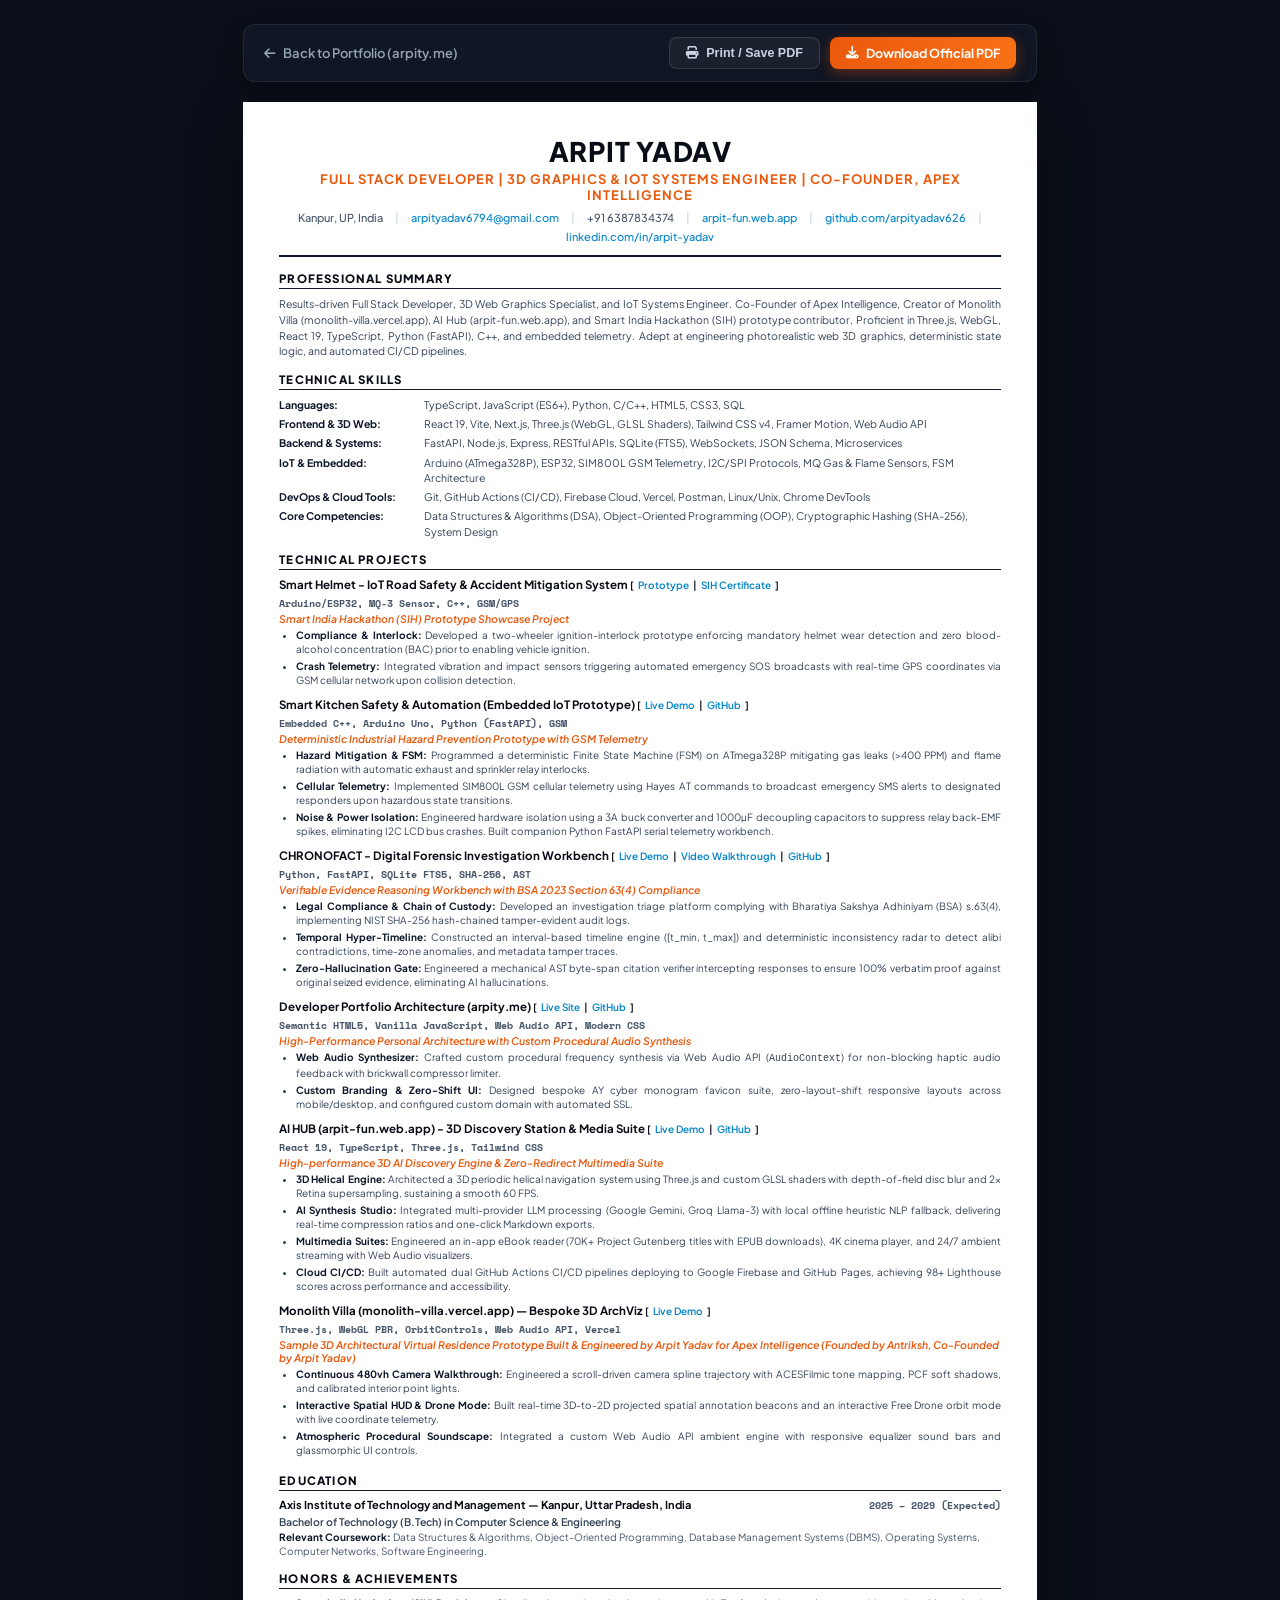
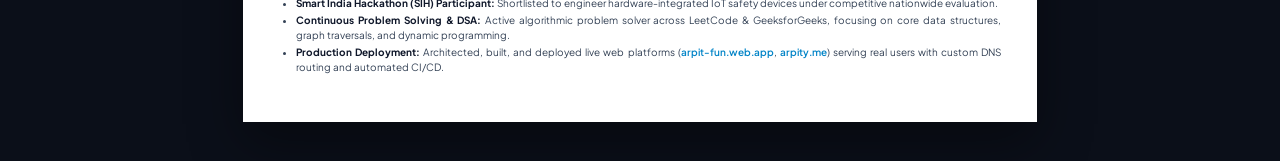
<file: resume.html>
<!DOCTYPE html>
<html lang="en">
<head>
    <meta charset="UTF-8">
    <meta name="viewport" content="width=device-width, initial-scale=1.0">
    <title>Arpit Yadav — Resume | Full Stack Developer & AI/IoT Engineer</title>
    
    <!-- Favicon & Brand Icons -->
    <link rel="icon" type="image/svg+xml" href="favicon.svg">
    <link rel="icon" type="image/png" sizes="32x32" href="favicon-32x32.png">
    <link rel="icon" type="image/png" sizes="16x16" href="favicon-16x16.png">
    <link rel="apple-touch-icon" sizes="180x180" href="apple-touch-icon.png">
    <link rel="shortcut icon" href="favicon.ico">
    
    <!-- Google Fonts & Font Awesome Icons -->
    <link rel="preconnect" href="https://fonts.googleapis.com">
    <link rel="preconnect" href="https://fonts.gstatic.com" crossorigin>
    <link href="https://fonts.googleapis.com/css2?family=Plus+Jakarta+Sans:wght@300;400;500;600;700;800&family=Space+Mono:wght@400;700&display=swap" rel="stylesheet">
    <link rel="stylesheet" href="https://cdnjs.cloudflare.com/ajax/libs/font-awesome/6.4.0/css/all.min.css">
    
    <style>
        :root {
            --primary-dark: #090d16;
            --accent-warm: #ea580c;
            --accent-blue: #0284c7;
            --text-dark: #0f172a;
            --text-muted: #475569;
            --sidebar-bg: #f8fafc;
            --border-light: #cbd5e1;
            --border-subtle: #e2e8f0;
        }

        * {
            margin: 0;
            padding: 0;
            box-sizing: border-box;
            -webkit-print-color-adjust: exact !important;
            print-color-adjust: exact !important;
        }

        @page {
            size: A4 portrait;
            margin: 8mm 10mm;
        }

        body {
            font-family: 'Plus Jakarta Sans', -apple-system, BlinkMacSystemFont, 'Segoe UI', Roboto, sans-serif;
            color: var(--text-dark);
            background: #0b0f19;
            min-height: 100vh;
            display: flex;
            flex-direction: column;
            align-items: center;
            padding: 24px 16px 40px;
        }

        /* Top Action Bar (Hidden in Print) */
        .top-action-bar {
            width: 100%;
            max-width: 210mm;
            display: flex;
            justify-content: space-between;
            align-items: center;
            margin-bottom: 20px;
            padding: 12px 20px;
            background: rgba(18, 24, 38, 0.85);
            backdrop-filter: blur(12px);
            -webkit-backdrop-filter: blur(12px);
            border: 1px solid rgba(255, 255, 255, 0.08);
            border-radius: 12px;
            box-shadow: 0 10px 25px rgba(0, 0, 0, 0.3);
            gap: 12px;
            flex-wrap: wrap;
        }

        .bar-left {
            display: flex;
            align-items: center;
            gap: 12px;
        }

        .bar-link {
            display: inline-flex;
            align-items: center;
            gap: 8px;
            color: #94a3b8;
            text-decoration: none;
            font-size: 13px;
            font-weight: 600;
            transition: color 0.2s ease;
        }

        .bar-link:hover {
            color: #ffffff;
        }

        .bar-actions {
            display: flex;
            align-items: center;
            gap: 10px;
        }

        .btn-action {
            display: inline-flex;
            align-items: center;
            gap: 7px;
            padding: 8px 16px;
            font-size: 12.5px;
            font-weight: 700;
            border-radius: 8px;
            text-decoration: none;
            cursor: pointer;
            transition: all 0.2s ease;
            border: none;
        }

        .btn-primary-action {
            background: linear-gradient(135deg, #ea580c 0%, #f97316 100%);
            color: #ffffff;
            box-shadow: 0 4px 14px rgba(234, 88, 12, 0.35);
        }

        .btn-primary-action:hover {
            transform: translateY(-1px);
            box-shadow: 0 6px 18px rgba(234, 88, 12, 0.45);
        }

        .btn-outline-action {
            background: rgba(255, 255, 255, 0.05);
            color: #cbd5e1;
            border: 1px solid rgba(255, 255, 255, 0.12);
        }

        .btn-outline-action:hover {
            background: rgba(255, 255, 255, 0.1);
            color: #ffffff;
        }

        /* Standard A4 Paper Container */
        .resume-page {
            width: 210mm;
            min-height: 297mm;
            background: #ffffff;
            box-shadow: 0 20px 50px rgba(0, 0, 0, 0.4);
            display: flex;
            flex-direction: column;
            overflow: hidden;
            position: relative;
            padding: 32px 36px;
            color: #1e293b;
        }

        /* Header Section */
        .header {
            text-align: center;
            border-bottom: 2px solid #0f172a;
            padding-bottom: 12px;
            margin-bottom: 14px;
        }

        .header h1 {
            font-size: 27px;
            font-weight: 800;
            letter-spacing: 0.5px;
            color: #090d16;
            text-transform: uppercase;
            margin-bottom: 3px;
        }

        .header-subtitle {
            font-size: 13px;
            font-weight: 700;
            color: #ea580c;
            letter-spacing: 1px;
            margin-bottom: 8px;
            text-transform: uppercase;
        }

        .header-contact {
            font-size: 11px;
            color: #475569;
            display: flex;
            justify-content: center;
            align-items: center;
            flex-wrap: wrap;
            gap: 6px 12px;
            font-weight: 500;
        }

        .header-contact a {
            color: #0284c7;
            text-decoration: none;
            transition: color 0.15s ease;
        }

        .header-contact a:hover {
            color: #ea580c;
            text-decoration: underline;
        }

        .contact-sep {
            color: #cbd5e1;
        }

        /* Section Styling */
        .section {
            margin-bottom: 13px;
        }

        .section-title {
            font-size: 11.5px;
            font-weight: 800;
            text-transform: uppercase;
            letter-spacing: 1.2px;
            color: #090d16;
            border-bottom: 1.5px solid #0f172a;
            padding-bottom: 2px;
            margin-bottom: 7px;
            display: flex;
            align-items: center;
            gap: 6px;
        }

        /* Professional Summary */
        .summary-text {
            font-size: 10.5px;
            line-height: 1.5;
            color: #334155;
            text-align: justify;
        }

        /* Technical Skills Table/Grid */
        .skills-grid {
            display: flex;
            flex-direction: column;
            gap: 4px;
            font-size: 10.5px;
        }

        .skill-row {
            display: grid;
            grid-template-columns: 145px 1fr;
            line-height: 1.45;
        }

        .skill-label {
            font-weight: 700;
            color: #0f172a;
        }

        .skill-values {
            color: #334155;
        }

        /* Technical Projects */
        .project-block {
            margin-bottom: 9px;
        }

        .project-block:last-child {
            margin-bottom: 0;
        }

        .project-head {
            display: flex;
            justify-content: space-between;
            align-items: baseline;
            flex-wrap: wrap;
            gap: 4px;
            margin-bottom: 1px;
        }

        .project-name-wrap {
            font-size: 11.5px;
            font-weight: 700;
            color: #090d16;
        }

        .project-links {
            font-weight: 600;
            font-size: 10px;
        }

        .project-links a {
            color: #0284c7;
            text-decoration: none;
            margin: 0 2px;
        }

        .project-links a:hover {
            text-decoration: underline;
        }

        .project-tech {
            font-size: 10px;
            font-weight: 700;
            color: #475569;
            font-family: 'Space Mono', monospace;
            text-align: right;
        }

        .project-subtitle {
            font-size: 10.5px;
            font-style: italic;
            font-weight: 600;
            color: #ea580c;
            margin-bottom: 3px;
        }

        .project-bullets {
            list-style: disc;
            padding-left: 17px;
            font-size: 10px;
            line-height: 1.45;
            color: #334155;
        }

        .project-bullets li {
            margin-bottom: 2px;
            text-align: justify;
        }

        .project-bullets strong {
            color: #0f172a;
        }

        /* Education */
        .edu-row {
            display: flex;
            justify-content: space-between;
            align-items: baseline;
            font-size: 11px;
            margin-bottom: 2px;
        }

        .edu-inst {
            font-weight: 700;
            color: #090d16;
        }

        .edu-date {
            font-weight: 600;
            color: #475569;
            font-size: 10px;
            font-family: 'Space Mono', monospace;
        }

        .edu-degree {
            font-size: 10.5px;
            font-weight: 600;
            color: #334155;
            margin-bottom: 2px;
        }

        .edu-courses {
            font-size: 10px;
            color: #475569;
            line-height: 1.4;
        }

        .edu-courses strong {
            color: #0f172a;
        }

        /* Honors & Achievements */
        .honors-list {
            list-style: disc;
            padding-left: 17px;
            font-size: 10px;
            line-height: 1.45;
            color: #334155;
        }

        .honors-list li {
            margin-bottom: 3px;
            text-align: justify;
        }

        .honors-list strong {
            color: #0f172a;
        }

        .honors-list a {
            color: #0284c7;
            text-decoration: none;
            font-weight: 600;
        }

        .honors-list a:hover {
            text-decoration: underline;
        }

        /* Print Media Styles */
        @media print {
            body {
                background: #ffffff;
                padding: 0;
                margin: 0;
            }

            .top-action-bar {
                display: none !important;
            }

            .resume-page {
                box-shadow: none;
                width: 100%;
                min-height: auto;
                padding: 0;
                margin: 0;
            }
        }

        /* Mobile Viewport Adaptation */
        @media (max-width: 820px) {
            body {
                padding: 12px;
            }

            .resume-page {
                width: 100%;
                padding: 24px 18px;
            }

            .skill-row {
                grid-template-columns: 1fr;
                gap: 2px;
                margin-bottom: 6px;
            }

            .project-head {
                flex-direction: column;
                align-items: flex-start;
            }

            .project-tech {
                text-align: left;
                margin-top: 2px;
            }

            .edu-row {
                flex-direction: column;
                align-items: flex-start;
            }
        }
    </style>
</head>
<body>

    <!-- Top Action Bar (Hidden during Print) -->
    <div class="top-action-bar">
        <div class="bar-left">
            <a href="https://arpity.me" class="bar-link">
                <i class="fas fa-arrow-left"></i> Back to Portfolio (arpity.me)
            </a>
        </div>
        <div class="bar-actions">
            <button onclick="window.print()" class="btn-action btn-outline-action">
                <i class="fas fa-print"></i> Print / Save PDF
            </button>
            <a href="assets/Arpit_Yadav_Resume_Latest.pdf?v=2026.1" download="Arpit_Yadav_Resume.pdf" class="btn-action btn-primary-action">
                <i class="fas fa-download"></i> Download Official PDF
            </a>
        </div>
    </div>

    <!-- Official 1-Page A4 Resume Container -->
    <div class="resume-page">
        
        <!-- Header -->
        <header class="header">
            <h1>Arpit Yadav</h1>
            <div class="header-subtitle">Full Stack Developer | 3D Graphics &amp; IoT Systems Engineer | Co-Founder, Apex Intelligence</div>
            <div class="header-contact">
                <span>Kanpur, UP, India</span>
                <span class="contact-sep">|</span>
                <a href="mailto:arpityadav6794@gmail.com">arpityadav6794@gmail.com</a>
                <span class="contact-sep">|</span>
                <span>+91 6387834374</span>
                <span class="contact-sep">|</span>
                <a href="https://arpit-fun.web.app" target="_blank">arpit-fun.web.app</a>
                <span class="contact-sep">|</span>
                <a href="https://github.com/arpityadav626" target="_blank">github.com/arpityadav626</a>
                <span class="contact-sep">|</span>
                <a href="https://linkedin.com/in/arpit-yadav" target="_blank">linkedin.com/in/arpit-yadav</a>
            </div>
        </header>

        <!-- Professional Summary -->
        <section class="section">
            <h2 class="section-title">Professional Summary</h2>
            <p class="summary-text">
                Results-driven Full Stack Developer, 3D Web Graphics Specialist, and IoT Systems Engineer. Co-Founder of Apex Intelligence, Creator of Monolith Villa (monolith-villa.vercel.app), AI Hub (arpit-fun.web.app), and Smart India Hackathon (SIH) prototype contributor. Proficient in Three.js, WebGL, React 19, TypeScript, Python (FastAPI), C++, and embedded telemetry. Adept at engineering photorealistic web 3D graphics, deterministic state logic, and automated CI/CD pipelines.
            </p>
        </section>

        <!-- Technical Skills -->
        <section class="section">
            <h2 class="section-title">Technical Skills</h2>
            <div class="skills-grid">
                <div class="skill-row">
                    <span class="skill-label">Languages:</span>
                    <span class="skill-values">TypeScript, JavaScript (ES6+), Python, C/C++, HTML5, CSS3, SQL</span>
                </div>
                <div class="skill-row">
                    <span class="skill-label">Frontend &amp; 3D Web:</span>
                    <span class="skill-values">React 19, Vite, Next.js, Three.js (WebGL, GLSL Shaders), Tailwind CSS v4, Framer Motion, Web Audio API</span>
                </div>
                <div class="skill-row">
                    <span class="skill-label">Backend &amp; Systems:</span>
                    <span class="skill-values">FastAPI, Node.js, Express, RESTful APIs, SQLite (FTS5), WebSockets, JSON Schema, Microservices</span>
                </div>
                <div class="skill-row">
                    <span class="skill-label">IoT &amp; Embedded:</span>
                    <span class="skill-values">Arduino (ATmega328P), ESP32, SIM800L GSM Telemetry, I2C/SPI Protocols, MQ Gas &amp; Flame Sensors, FSM Architecture</span>
                </div>
                <div class="skill-row">
                    <span class="skill-label">DevOps &amp; Cloud Tools:</span>
                    <span class="skill-values">Git, GitHub Actions (CI/CD), Firebase Cloud, Vercel, Postman, Linux/Unix, Chrome DevTools</span>
                </div>
                <div class="skill-row">
                    <span class="skill-label">Core Competencies:</span>
                    <span class="skill-values">Data Structures &amp; Algorithms (DSA), Object-Oriented Programming (OOP), Cryptographic Hashing (SHA-256), System Design</span>
                </div>
            </div>
        </section>

        <!-- Technical Projects -->
        <section class="section">
            <h2 class="section-title">Technical Projects</h2>

            <!-- 1. Smart Helmet -->
            <div class="project-block">
                <div class="project-head">
                    <div class="project-name-wrap">
                        Smart Helmet - IoT Road Safety &amp; Accident Mitigation System
                        <span class="project-links">[ <a href="assets/smart-helmet-prototype.jpg" target="_blank">Prototype</a> | <a href="assets/sih-certificate.jpg" target="_blank">SIH Certificate</a> ]</span>
                    </div>
                    <div class="project-tech">Arduino/ESP32, MQ-3 Sensor, C++, GSM/GPS</div>
                </div>
                <div class="project-subtitle">Smart India Hackathon (SIH) Prototype Showcase Project</div>
                <ul class="project-bullets">
                    <li><strong>Compliance &amp; Interlock:</strong> Developed a two-wheeler ignition-interlock prototype enforcing mandatory helmet wear detection and zero blood-alcohol concentration (BAC) prior to enabling vehicle ignition.</li>
                    <li><strong>Crash Telemetry:</strong> Integrated vibration and impact sensors triggering automated emergency SOS broadcasts with real-time GPS coordinates via GSM cellular network upon collision detection.</li>
                </ul>
            </div>

            <!-- 2. Smart Kitchen Safety & Automation -->
            <div class="project-block">
                <div class="project-head">
                    <div class="project-name-wrap">
                        Smart Kitchen Safety &amp; Automation (Embedded IoT Prototype)
                        <span class="project-links">[ <a href="https://arpityadav626.github.io/smart-kitchen/" target="_blank">Live Demo</a> | <a href="https://github.com/arpityadav626/smart-kitchen" target="_blank">GitHub</a> ]</span>
                    </div>
                    <div class="project-tech">Embedded C++, Arduino Uno, Python (FastAPI), GSM</div>
                </div>
                <div class="project-subtitle">Deterministic Industrial Hazard Prevention Prototype with GSM Telemetry</div>
                <ul class="project-bullets">
                    <li><strong>Hazard Mitigation &amp; FSM:</strong> Programmed a deterministic Finite State Machine (FSM) on ATmega328P mitigating gas leaks (&gt;400 PPM) and flame radiation with automatic exhaust and sprinkler relay interlocks.</li>
                    <li><strong>Cellular Telemetry:</strong> Implemented SIM800L GSM cellular telemetry using Hayes AT commands to broadcast emergency SMS alerts to designated responders upon hazardous state transitions.</li>
                    <li><strong>Noise &amp; Power Isolation:</strong> Engineered hardware isolation using a 3A buck converter and 1000µF decoupling capacitors to suppress relay back-EMF spikes, eliminating I2C LCD bus crashes. Built companion Python FastAPI serial telemetry workbench.</li>
                </ul>
            </div>

            <!-- 3. CHRONOFACT -->
            <div class="project-block">
                <div class="project-head">
                    <div class="project-name-wrap">
                        CHRONOFACT - Digital Forensic Investigation Workbench
                        <span class="project-links">[ <a href="https://arpityadav626.github.io/chronofact/" target="_blank">Live Demo</a> | <a href="https://youtu.be/J8VqyTlGd5w" target="_blank">Video Walkthrough</a> | <a href="https://github.com/arpityadav626/chronofact" target="_blank">GitHub</a> ]</span>
                    </div>
                    <div class="project-tech">Python, FastAPI, SQLite FTS5, SHA-256, AST</div>
                </div>
                <div class="project-subtitle">Verifiable Evidence Reasoning Workbench with BSA 2023 Section 63(4) Compliance</div>
                <ul class="project-bullets">
                    <li><strong>Legal Compliance &amp; Chain of Custody:</strong> Developed an investigation triage platform complying with Bharatiya Sakshya Adhiniyam (BSA) s.63(4), implementing NIST SHA-256 hash-chained tamper-evident audit logs.</li>
                    <li><strong>Temporal Hyper-Timeline:</strong> Constructed an interval-based timeline engine ([t_min, t_max]) and deterministic inconsistency radar to detect alibi contradictions, time-zone anomalies, and metadata tamper traces.</li>
                    <li><strong>Zero-Hallucination Gate:</strong> Engineered a mechanical AST byte-span citation verifier intercepting responses to ensure 100% verbatim proof against original seized evidence, eliminating AI hallucinations.</li>
                </ul>
            </div>

            <!-- 4. Developer Portfolio Architecture -->
            <div class="project-block">
                <div class="project-head">
                    <div class="project-name-wrap">
                        Developer Portfolio Architecture (arpity.me)
                        <span class="project-links">[ <a href="https://arpity.me" target="_blank">Live Site</a> | <a href="https://github.com/arpityadav626/arpityadav626.github.io" target="_blank">GitHub</a> ]</span>
                    </div>
                    <div class="project-tech">Semantic HTML5, Vanilla JavaScript, Web Audio API, Modern CSS</div>
                </div>
                <div class="project-subtitle">High-Performance Personal Architecture with Custom Procedural Audio Synthesis</div>
                <ul class="project-bullets">
                    <li><strong>Web Audio Synthesizer:</strong> Crafted custom procedural frequency synthesis via Web Audio API (<code>AudioContext</code>) for non-blocking haptic audio feedback with brickwall compressor limiter.</li>
                    <li><strong>Custom Branding &amp; Zero-Shift UI:</strong> Designed bespoke AY cyber monogram favicon suite, zero-layout-shift responsive layouts across mobile/desktop, and configured custom domain with automated SSL.</li>
                </ul>
            </div>

            <!-- 5. AI HUB -->
            <div class="project-block">
                <div class="project-head">
                    <div class="project-name-wrap">
                        AI HUB (arpit-fun.web.app) - 3D Discovery Station &amp; Media Suite
                        <span class="project-links">[ <a href="https://arpit-fun.web.app/" target="_blank">Live Demo</a> | <a href="https://github.com/arpityadav626" target="_blank">GitHub</a> ]</span>
                    </div>
                    <div class="project-tech">React 19, TypeScript, Three.js, Tailwind CSS</div>
                </div>
                <div class="project-subtitle">High-performance 3D AI Discovery Engine &amp; Zero-Redirect Multimedia Suite</div>
                <ul class="project-bullets">
                    <li><strong>3D Helical Engine:</strong> Architected a 3D periodic helical navigation system using Three.js and custom GLSL shaders with depth-of-field disc blur and 2x Retina supersampling, sustaining a smooth 60 FPS.</li>
                    <li><strong>AI Synthesis Studio:</strong> Integrated multi-provider LLM processing (Google Gemini, Groq Llama-3) with local offline heuristic NLP fallback, delivering real-time compression ratios and one-click Markdown exports.</li>
                    <li><strong>Multimedia Suites:</strong> Engineered an in-app eBook reader (70K+ Project Gutenberg titles with EPUB downloads), 4K cinema player, and 24/7 ambient streaming with Web Audio visualizers.</li>
                    <li><strong>Cloud CI/CD:</strong> Built automated dual GitHub Actions CI/CD pipelines deploying to Google Firebase and GitHub Pages, achieving 98+ Lighthouse scores across performance and accessibility.</li>
                </ul>
            </div>

            <!-- 6. MONOLITH VILLA (APEX INTELLIGENCE) -->
            <div class="project-block">
                <div class="project-head">
                    <div class="project-name-wrap">
                        Monolith Villa (monolith-villa.vercel.app) — Bespoke 3D ArchViz
                        <span class="project-links">[ <a href="https://monolith-villa.vercel.app/" target="_blank">Live Demo</a> ]</span>
                    </div>
                    <div class="project-tech">Three.js, WebGL PBR, OrbitControls, Web Audio API, Vercel</div>
                </div>
                <div class="project-subtitle">Sample 3D Architectural Virtual Residence Prototype Built &amp; Engineered by Arpit Yadav for Apex Intelligence (Founded by Antriksh, Co-Founded by Arpit Yadav)</div>
                <ul class="project-bullets">
                    <li><strong>Continuous 480vh Camera Walkthrough:</strong> Engineered a scroll-driven camera spline trajectory with ACESFilmic tone mapping, PCF soft shadows, and calibrated interior point lights.</li>
                    <li><strong>Interactive Spatial HUD &amp; Drone Mode:</strong> Built real-time 3D-to-2D projected spatial annotation beacons and an interactive Free Drone orbit mode with live coordinate telemetry.</li>
                    <li><strong>Atmospheric Procedural Soundscape:</strong> Integrated a custom Web Audio API ambient engine with responsive equalizer sound bars and glassmorphic UI controls.</li>
                </ul>
            </div>

        </section>

        <!-- Education -->
        <section class="section">
            <h2 class="section-title">Education</h2>
            <div class="edu-row">
                <span class="edu-inst">Axis Institute of Technology and Management — Kanpur, Uttar Pradesh, India</span>
                <span class="edu-date">2025 – 2029 (Expected)</span>
            </div>
            <div class="edu-degree">Bachelor of Technology (B.Tech) in Computer Science &amp; Engineering</div>
            <div class="edu-courses">
                <strong>Relevant Coursework:</strong> Data Structures &amp; Algorithms, Object-Oriented Programming, Database Management Systems (DBMS), Operating Systems, Computer Networks, Software Engineering.
            </div>
        </section>

        <!-- Honors & Achievements -->
        <section class="section">
            <h2 class="section-title">Honors &amp; Achievements</h2>
            <ul class="honors-list">
                <li><strong>Smart India Hackathon (SIH) Participant:</strong> Shortlisted to engineer hardware-integrated IoT safety devices under competitive nationwide evaluation.</li>
                <li><strong>Continuous Problem Solving &amp; DSA:</strong> Active algorithmic problem solver across LeetCode &amp; GeeksforGeeks, focusing on core data structures, graph traversals, and dynamic programming.</li>
                <li><strong>Production Deployment:</strong> Architected, built, and deployed live web platforms (<a href="https://arpit-fun.web.app/" target="_blank">arpit-fun.web.app</a>, <a href="https://arpity.me" target="_blank">arpity.me</a>) serving real users with custom DNS routing and automated CI/CD.</li>
            </ul>
        </section>

    </div>

</body>
</html>
</file>
<file: style.css>
/* Hallmark · genre modern-minimal · audit polish · zero AI slop, composite-only motion, modular 4px/8px rhythm */
/* ======================================================================
   🎨 ARPIT'S CSS STYLE GUIDE (WEBSITE KA DESIGN AUR RANG-ROOP)
   ======================================================================
   HTML se website ka structure banta hai, aur CSS se uski styling hoti hai:
   - :root               -> Main colors, fonts aur animations ke variables (Pure Monochrome B&W)
   - html[data-mode]     -> Dark & Light Mode luxury monochrome theme rules
   - .header / .navbar   -> Upar ke floating menu bar ki styling
   - .hero               -> Main "Hi, I'm Arpit" banner & interactive studio card
   - .project-card       -> Project cards, 3D tilt effect, glow borders & tags
   - .skills-grid        -> Technical skills ke categorized boxes
   - .modal              -> Project "Details" dabane par khulne wali popup window
   ====================================================================== */
:root {
    /* ======================================================================
       SWISS INDUSTRIAL ARCHITECTURAL PALETTE (THE 85-12-3 RULE)
       ====================================================================== */
    --bg-canvas: #F6F5F2;          /* 85% Warm Technical Stone background */
    --bg-page: #F6F5F2;
    --bg-surface: #FAFAF8;
    --paper-tint: #FAFAF8;
    --ink-tint: #111110;         /* Crisp elevated Bento cards */
    --bg-card: #FFFFFF;
    --bg-subtle: #EFECE6;          /* Tech stack pills & code blocks */
    --bg-card-hover: #EFECE6;

    --text-primary: #111110;       /* 12% Deep Carbon Ink (Headings & Primary Buttons) */
    --text-secondary: #52514E;     /* Body copy & descriptions */
    --text-muted: #8A8884;         /* Monospace metadata & timestamps */

    --border-hairline: #E2DFD9;    /* Crisp 1px architectural borders */
    --border-subtle: #E2DFD9;
    --border-focus: #111110;       /* Card hover border */
    --border-highlight: #111110;

    --accent-signal: #FF4F00;      /* 3% Aerospace Signal Orange (Indices & Telemetry) */
    --accent-primary: #111110;     /* Carbon Ink primary buttons */
    --accent-primary-light: #52514E;
    --accent-primary-rgb: 17, 17, 16;

    --status-emerald: #10B981;     /* Live availability dot ONLY */
    --shadow-card: 0 1px 2px rgba(17, 17, 16, 0.04), 0 8px 24px rgba(17, 17, 16, 0.03);

    --font-main: 'Plus Jakarta Sans', system-ui, sans-serif;
    --font-mono: 'Space Mono', monospace;
    --transition: transform 0.25s cubic-bezier(0.16, 1, 0.3, 1), opacity 0.25s ease, background-color 0.25s ease, border-color 0.25s ease, box-shadow 0.25s ease;
    color-scheme: light;
}

/* HIDDEN OBSIDIAN BLACK VAULT (CLASSIFIED MODE) */
[data-theme="black-vault"],
html[data-mode="dark"],
body[data-mode="dark"] {
    --bg-canvas: #0A0A0B;
    --bg-page: #0A0A0B;
    --bg-surface: #121214;
    --bg-card: #121214;
    --bg-subtle: #1A1A1E;
    --bg-card-hover: #1A1A1E;

    --text-primary: #F4F4F6;
    --text-secondary: #A1A1AA;
    --text-muted: #71717A;

    --border-hairline: #26262A;
    --border-subtle: #26262A;
    --border-focus: #FF5E1A;
    --border-highlight: #FF5E1A;

    --accent-signal: #FF5E1A;
    --accent-primary: #F4F4F6;
    --accent-primary-light: #A1A1AA;
    --accent-primary-rgb: 244, 244, 246;

    --status-emerald: #10B981;
    --shadow-card: 0 12px 32px rgba(0, 0, 0, 0.65);
    color-scheme: dark;
}

* {
    margin: 0;
    padding: 0;
    box-sizing: border-box;
}

/* Interactive elements default to native pointer */
a,
button,
[role="button"],
.btn,
.card-btn,
.project-card,
.nav-link,
.social-link,
.skill-pill,
.modal-close,
.filter-chip,
summary,
input[type="submit"],
input[type="button"],
label[for] {
    cursor: pointer;
}

html {
    scroll-behavior: smooth;
    -webkit-overflow-scrolling: touch;
    overflow-x: clip;
}

body {
    background-color: var(--bg-page);
    color: var(--text-primary);
    font-family: var(--font-main);
    line-height: 1.6;
    overflow-x: clip;
    position: relative;
    transition: color 0.3s ease;
    -webkit-overflow-scrolling: touch;
}

/* Background Atmosphere Glow */
body::before {
    content: '';
    position: fixed;
    top: -200px;
    right: -100px;
    width: 650px;
    height: 650px;
    background: radial-gradient(circle, rgba(var(--accent-primary-rgb), 0.08) 0%, transparent 70%);
    pointer-events: none;
    z-index: 0;
    transition: background 0.5s ease;
}

/* Linear.app / Vercel Ambient Spotlight Layer */
.linear-spotlight {
    position: fixed;
    top: 0;
    left: 0;
    width: 650px;
    height: 650px;
    border-radius: 50%;
    background: radial-gradient(
        circle,
        rgba(var(--accent-primary-rgb), 0.14) 0%,
        rgba(var(--accent-primary-rgb), 0.05) 35%,
        rgba(255, 255, 255, 0.01) 58%,
        transparent 72%
    );
    filter: blur(50px);
    -webkit-filter: blur(50px);
    pointer-events: none;
    z-index: 0;
    opacity: 0;
    transition: opacity 0.4s ease, background 0.5s ease;
    will-change: transform;
}

@media (pointer: coarse) {
    .linear-spotlight {
        display: none !important;
    }
}

main, .header, .footer {
    position: relative;
    z-index: 1;
}

/* Scroll Entrance Animation */
.reveal {
    opacity: 1;
    transform: none;
}

.reveal.active {
    opacity: 1;
    transform: none;
}

/* ========================================================
   HEADER & FLOATING NAVBAR
======================================================== */
.header {
    position: sticky;
    top: 18px;
    width: fit-content;
    height: 46px;
    margin: 0 auto;
    padding: 4px 6px 4px 22px;
    background: rgba(255, 255, 255, 0.88);
    -webkit-backdrop-filter: blur(20px) saturate(180%);
    backdrop-filter: blur(20px) saturate(180%);
    border: 1px solid rgba(15, 23, 42, 0.09);
    border-radius: 9999px;
    display: flex;
    justify-content: center;
    align-items: center;
    gap: 20px;
    z-index: 1000;
    box-shadow: 0 4px 24px rgba(0, 0, 0, 0.06), 0 0 0 1px rgba(0, 0, 0, 0.03) inset;
    transition: transform 0.38s cubic-bezier(0.16, 1, 0.3, 1), opacity 0.3s ease, background 0.3s ease, border-color 0.3s ease, box-shadow 0.3s ease;
}

/* Auto-hide disabled: header stays permanently visible & interactive */
.header {
    pointer-events: auto !important;
}

.logo {
    font-size: 14.5px;
    font-weight: 600;
    text-decoration: none;
    color: var(--text-primary);
    letter-spacing: -0.02em;
    display: inline-flex;
    align-items: center;
    gap: 8px;
    transition: opacity 0.25s ease;
    user-select: none;
    flex-shrink: 0;
}

.logo-mark {
    display: inline-flex;
    align-items: center;
    justify-content: center;
    flex-shrink: 0;
    filter: drop-shadow(0 0 5px rgba(var(--accent-primary-rgb), 0.3));
    transition: transform 0.3s cubic-bezier(0.16, 1, 0.3, 1), filter 0.3s ease;
}

.logo-mark svg {
    width: 20px;
    height: 20px;
    display: block;
}

.logo:hover .logo-mark {
    transform: rotate(-10deg) scale(1.1);
    filter: drop-shadow(0 0 10px rgba(var(--accent-primary-rgb), 0.6));
}

.logo-accent {
    color: var(--accent-primary);
    transition: color 0.3s ease;
}

.navbar {
    display: flex;
    align-items: center;
    justify-content: center;
    gap: 24px;
}

.nav-link {
    text-decoration: none;
    color: var(--text-secondary);
    font-size: 12.5px;
    font-weight: 400;
    letter-spacing: -0.01em;
    position: relative;
    display: inline-flex;
    align-items: center;
    padding: 6px 2px;
    transition: color 0.22s cubic-bezier(0.4, 0, 0.2, 1);
    white-space: nowrap;
}

.nav-link::before {
    content: '';
    position: absolute;
    bottom: 0px;
    left: 0;
    width: 100%;
    height: 1.5px;
    background-color: currentColor;
    pointer-events: none;
    transform-origin: right;
    transform: scaleX(0);
    transition: transform 0.32s cubic-bezier(0.4, 0, 0.2, 1);
}

.nav-link:hover,
.nav-link.active {
    color: #ffffff;
}

.nav-link:hover::before,
.nav-link.active::before {
    transform-origin: left;
    transform: scaleX(1);
}

.mobile-nav-resume {
    display: none !important;
}

.header-right {
    display: flex;
    align-items: center;
    gap: 8px;
    flex-shrink: 0;
}

.sound-toggle-btn {
    background: rgba(255, 255, 255, 0.05);
    border: 1px solid rgba(255, 255, 255, 0.1);
    color: var(--text-secondary);
    height: 30px;
    padding: 0 10px;
    border-radius: 9999px;
    font-size: 10px;
    font-family: var(--font-mono);
    letter-spacing: 0.02em;
    display: inline-flex;
    align-items: center;
    gap: 5px;
    transition: var(--transition);
    cursor: pointer;
}

.sound-toggle-btn:hover {
    color: #ffffff;
    border-color: rgba(255, 255, 255, 0.25);
    background: rgba(255, 255, 255, 0.09);
}

.btn-pill {
    height: 30px;
    padding: 0 14px;
    border-radius: 9999px;
    background: #ffffff;
    color: #0b0d13 !important;
    text-decoration: none;
    font-size: 12px;
    font-weight: 600;
    letter-spacing: -0.01em;
    display: inline-flex;
    align-items: center;
    justify-content: center;
    transition: var(--transition);
    white-space: nowrap;
}

.btn-pill:hover {
    background: #f1f5f9;
    color: #000000 !important;
    transform: translateY(-1px);
    box-shadow: 0 4px 14px rgba(255, 255, 255, 0.25);
}

.btn-pill .roll-char,
.btn-pill .skiper-arrow {
    color: #0b0d13 !important;
}

.btn-pill:hover .roll-char,
.btn-pill:hover .skiper-arrow {
    color: #000000 !important;
}

.menu-toggle {
    display: none;
    font-size: 20px;
    color: var(--text-primary);
}

/* ========================================================
   HERO + ABOUT INTEGRATED SECTION (Clean Architectural Presentation)
======================================================== */
.hero,
.hero.hero-integrated {
    position: relative;
    min-height: auto;
    max-height: none;
    width: 90%;
    max-width: 980px;
    margin: 40px auto 0;
    padding: 40px 0 60px;
    display: block;
}

.section-anchor {
    position: absolute;
    top: -90px;
    left: 0;
    height: 1px;
    width: 1px;
    visibility: hidden;
}

.hero-left {
    position: relative;
    z-index: 2;
    max-width: 100%;
}

.hero-left {
    position: relative;
    z-index: 2;
    max-width: 100%;
}

.tag-label {
    display: inline-flex;
    align-items: center;
    gap: 8px;
    padding: 6px 14px;
    border-radius: 30px;
    background: rgba(16, 185, 129, 0.08);
    color: #047857;
    border: 1px solid rgba(16, 185, 129, 0.25);
    font-size: 13px;
    font-weight: 600;
    margin-bottom: 18px;
    letter-spacing: -0.01em;
}

.pulse-dot {
    width: 8px;
    height: 8px;
    background-color: #10b981;
    border-radius: 50%;
    box-shadow: 0 0 10px #10b981;
    animation: pulseGlow 2s infinite;
}

@keyframes pulseGlow {
    0%, 100% { opacity: 1; transform: scale(1); }
    50% { opacity: 0.5; transform: scale(1.3); }
}

.hero-title {
    font-size: clamp(38px, 4.4vw, 54px);
    font-weight: 800;
    line-height: 1.08;
    letter-spacing: -0.035em;
    color: var(--text-primary);
    margin-bottom: 10px;
}

.hero-subtitle {
    font-size: clamp(17px, 1.8vw, 20px);
    color: var(--text-secondary);
    font-weight: 600;
    margin-bottom: 18px;
    letter-spacing: -0.015em;
}

.hero-bio-container {
    display: flex;
    flex-direction: column;
    gap: 12px;
    margin-bottom: 24px;
}

.hero-bio-lead {
    font-size: 15.5px;
    color: var(--text-primary);
    line-height: 1.65;
    font-weight: 500;
}

.hero-bio-lead strong {
    color: var(--text-primary);
    font-weight: 700;
}

.hero-bio-detail {
    font-size: 14.5px;
    color: var(--text-secondary);
    line-height: 1.7;
}

.hero-bio-detail strong {
    color: var(--text-primary);
    font-weight: 600;
}

/* 3 Core Engineering Pillars */
.hero-pillars-grid {
    display: grid;
    grid-template-columns: repeat(3, minmax(0, 1fr));
    gap: 12px;
    margin-bottom: 28px;
}

.pillar-card {
    background: var(--bg-surface);
    border: 1px solid var(--border-hairline);
    border-radius: 12px;
    padding: 14px 16px;
    box-shadow: var(--shadow-card);
    transition: transform 0.25s ease, opacity 0.25s ease, background-color 0.25s ease, border-color 0.25s ease, box-shadow 0.25s ease;
}

.pillar-card:hover {
    border-color: var(--border-focus);
    transform: translateY(-2px);
    box-shadow: 0 4px 16px rgba(17, 17, 16, 0.06);
}

.pillar-header {
    display: flex;
    align-items: center;
    gap: 8px;
    font-size: 12.5px;
    font-weight: 700;
    color: var(--text-primary);
    margin-bottom: 6px;
    letter-spacing: -0.01em;
}

.pillar-header i {
    font-size: 12px;
    color: var(--accent-signal);
}

.pillar-card p {
    font-size: 11.5px;
    color: var(--text-secondary);
    line-height: 1.5;
    margin: 0;
}

/* Social link pill in Hero */
.social-pill-link {
    display: inline-flex;
    align-items: center;
    gap: 6px;
    padding: 6px 14px;
    background: var(--bg-subtle);
    border: 1px solid var(--border-hairline);
    border-radius: 20px;
    font-size: 12.5px;
    color: var(--text-secondary);
    text-decoration: none;
    font-family: var(--font-mono);
    transition: transform 0.2s ease, opacity 0.2s ease, background-color 0.2s ease, border-color 0.2s ease, box-shadow 0.2s ease;
}

.social-pill-link:hover {
    background: #FFFFFF;
    color: var(--text-primary) !important;
    border-color: var(--border-focus);
    box-shadow: 0 4px 14px rgba(17, 17, 16, 0.08);
    transform: translateY(-1.5px);
}

.social-pill-link:hover i {
    color: var(--accent-signal) !important;
}

[data-theme="black-vault"] .social-pill-link:hover {
    background: #1A1A1E;
    color: #F4F4F6 !important;
    border-color: var(--accent-signal);
    box-shadow: 0 4px 14px rgba(0, 0, 0, 0.4);
}

.hero-actions {
    display: flex;
    gap: 16px;
    margin-bottom: 26px;
}

/* Modern Button with Click Ripple Wave */
.btn {
    position: relative;
    overflow: hidden;
    padding: 13px 28px;
    border-radius: 10px;
    text-decoration: none;
    font-size: 14px;
    font-weight: 600;
    display: inline-flex;
    align-items: center;
    gap: 8px;
    transition: var(--transition);
}

.btn-primary {
    background: var(--text-primary);
    color: var(--bg-page);
}

.btn-primary:hover {
    background: var(--text-primary);
    color: var(--bg-page);
    transform: translateY(-2px);
    box-shadow: 0 10px 25px rgba(var(--accent-primary-rgb), 0.25);
    filter: brightness(0.92);
}

.btn-outline {
    background: transparent;
    border: 1px solid var(--border-subtle);
    color: var(--text-primary);
}

.btn-outline:hover {
    border-color: var(--text-primary);
    transform: translateY(-2px);
}

/* Fluid Ripple Effect */
.ripple {
    position: absolute;
    border-radius: 50%;
    transform: scale(0);
    animation: rippleWave 0.6s linear;
    background-color: rgba(255, 255, 255, 0.3);
    pointer-events: none;
}

@keyframes rippleWave {
    to {
        transform: scale(4);
        opacity: 0;
    }
}

.social-bar {
    display: flex;
    align-items: center;
    gap: 16px;
}

.social-label {
    font-size: 13px;
    font-family: var(--font-mono);
    color: var(--text-muted);
}

.social-link {
    color: var(--text-secondary);
    font-size: 18px;
    background: transparent !important;
    border: none !important;
    display: inline-flex;
    align-items: center;
    justify-content: center;
    transition: var(--transition);
}

.social-link::before {
    display: none !important;
}

.social-link:hover {
    color: var(--accent-primary);
    transform: translateY(-2px);
    background: transparent !important;
}

/* ========================================================
   HERO FULL LIQUID SIMULATION BACKDROP (Skiper12 WebGL Fluid Dynamics)
   Full-hero organic fluid simulation spanning behind the entire hero section.
   Strictly active only in Black (Dark) Mode; completely hidden in Light Mode.
======================================================== */
.hero-liquid-backdrop {
    position: absolute;
    top: -60px;
    bottom: -60px;
    left: 50%;
    transform: translateX(-50%);
    width: 100vw;
    height: 100%;
    max-height: 100vh;
    pointer-events: none;
    z-index: 0;
    overflow: hidden;
    -webkit-mask-image: radial-gradient(ellipse 92% 84% at 50% 50%, rgba(0, 0, 0, 1) 45%, rgba(0, 0, 0, 0) 95%);
    mask-image: radial-gradient(ellipse 92% 84% at 50% 50%, rgba(0, 0, 0, 1) 45%, rgba(0, 0, 0, 0) 95%);
    transition: opacity 0.4s ease;
}

.hero-liquid-canvas {
    position: absolute;
    inset: 0;
    width: 100% !important;
    height: 100% !important;
    display: block;
    pointer-events: none;
}

.hero-left {
    position: relative;
    z-index: 2;
    max-width: 760px;
}

/* Interactive Tech Stack ↔ Project Highlighting */
.skills-interactive-hint {
    font-family: var(--font-mono);
    font-size: 11px;
    color: var(--text-muted);
    margin-top: 14px;
    display: inline-flex;
    align-items: center;
    gap: 8px;
    background: rgba(255, 255, 255, 0.03);
    border: 1px solid var(--border-subtle);
    padding: 6px 14px;
    border-radius: 20px;
    transition: transform 0.3s ease, opacity 0.3s ease, background-color 0.3s ease, border-color 0.3s ease, box-shadow 0.3s ease;
}

.hint-pulse {
    width: 6px;
    height: 6px;
    border-radius: 50%;
    background: var(--accent-primary);
    box-shadow: 0 0 6px var(--accent-primary);
}

.skills-interactive-hint.hint-active {
    color: var(--text-primary);
    border-color: var(--accent-primary);
    background: rgba(var(--accent-primary-rgb), 0.08);
}

@keyframes skillCardPulse {
    0% {
        box-shadow: 0 0 0 rgba(var(--accent-primary-rgb), 0);
    }
    35% {
        box-shadow: 0 0 45px rgba(var(--accent-primary-rgb), 0.75), 0 20px 50px rgba(0, 0, 0, 0.8);
    }
    100% {
        box-shadow: 0 20px 50px rgba(0, 0, 0, 0.7), 0 0 30px rgba(var(--accent-primary-rgb), 0.3);
    }
}

.project-card.skill-matched,
body[data-mode="light"] .project-card.skill-matched {
    border-color: #0f172a !important;
    background: #ffffff !important;
    box-shadow: 0 0 0 2px #0f172a, 0 16px 36px rgba(15, 23, 42, 0.12) !important;
    transform: translateY(-4px) !important;
    opacity: 1 !important;
    filter: none !important;
    animation: none !important;
}

.project-card.skill-matched .project-title,
body[data-mode="light"] .project-card.skill-matched .project-title {
    color: #0f172a !important;
}

.project-card.skill-matched .project-summary,
body[data-mode="light"] .project-card.skill-matched .project-summary {
    color: #334155 !important;
}

.project-card.skill-dimmed,
body[data-mode="light"] .project-card.skill-dimmed {
    opacity: 0.38 !important;
    filter: grayscale(60%) !important;
    transform: translateY(0) scale(0.99) !important;
    background: #f8fafc !important;
    border-color: rgba(15, 23, 42, 0.08) !important;
    box-shadow: none !important;
    transition: transform 0.25s ease, opacity 0.25s ease, background-color 0.25s ease, border-color 0.25s ease !important;
}

.skill-pill.active,
.skill-pill.skill-highlighted {
    background: #ffffff !important;
    color: #0d111a !important;
    font-weight: 700 !important;
    border-color: #ffffff !important;
    box-shadow: 0 0 16px rgba(255, 255, 255, 0.45) !important;
    transform: translateY(-3px) scale(1.06) !important;
}

.skill-pill.active i,
.skill-pill.skill-highlighted i {
    color: #0d111a !important;
}

.tech-stack-pills span.matched-tech-tag {
    background: #ffffff !important;
    color: #0d111a !important;
    font-weight: 600 !important;
    border-color: #ffffff !important;
    box-shadow: 0 0 10px rgba(255, 255, 255, 0.5) !important;
}

/* ========================================================
   COMMON SECTION HEADERS
======================================================== */
.section {
    width: 90%;
    max-width: 1240px;
    margin: 120px auto 0;
}

.section-header {
    margin-bottom: 50px;
}

.mono-tag {
    font-family: var(--font-mono);
    font-size: 12px;
    color: var(--text-muted);
    letter-spacing: 0;
    display: block;
    margin-bottom: 10px;
}

.section-title {
    font-size: 38px;
    font-weight: 800;
    letter-spacing: -1px;
    margin-bottom: 10px;
}

.section-desc {
    color: var(--text-secondary);
    font-size: 16px;
}

/* ========================================================
   PROJECTS (01 - 04)
======================================================== */
/* ========================================================
   FEATURED PROJECTS SECTION (Clean, Natural Responsive Grid)
   Zero scroll-locking, instant smooth rendering in Dark & Light modes
   ======================================================== */
.projects-section {
    position: relative;
    width: 90%;
    max-width: 1240px;
    margin: 80px auto 0;
    padding: 0;
}

.projects-grid {
    display: grid;
    grid-template-columns: repeat(3, minmax(0, 1fr));
    gap: 24px;
    width: 100%;
    margin-top: 36px;
}

@media (max-width: 1080px) {
    .hero-pillars-grid {
        grid-template-columns: repeat(2, minmax(0, 1fr));
    }
    .projects-grid {
        grid-template-columns: repeat(2, minmax(0, 1fr));
        gap: 22px;
    }
}

@media (max-width: 768px) {
    .hero-pillars-grid {
        grid-template-columns: minmax(0, 1fr);
    }
    .hero-actions {
        flex-direction: column;
        width: 100%;
    }
    .hero-actions .btn {
        width: 100%;
        justify-content: center;
    }
    .projects-section {
        width: 92%;
        margin-top: 60px;
    }
    .projects-grid {
        grid-template-columns: minmax(0, 1fr);
        gap: 20px;
    }
}

/* ========================================================
   SKIPER 90 + SKIPER 104: GRADIENT HOVER CARDS WITH PREMIUM ACCENTS
   - Mouse-following chromatic gradient orb (Skiper 90)
   - Luminous 1.5px perimeter gap + frosted glass inset backdrop
   - 3-Piece scroll reveal: visual drops from top, badge scales,
     info slides from bottom, timeline line fills
   ======================================================== */
.project-card {
    position: relative;
    background: #ffffff;
    border: 1px solid rgba(15, 23, 42, 0.09);
    border-radius: 16px;
    padding: 16px 18px;
    display: flex;
    flex-direction: column;
    gap: 12px;
    box-shadow: 0 1px 3px rgba(15, 23, 42, 0.03), 0 6px 18px rgba(15, 23, 42, 0.04);
    transition: border-color 0.2s ease, transform 0.2s ease, box-shadow 0.2s ease;
}

.project-card:hover {
    border-color: rgba(15, 23, 42, 0.24);
    box-shadow: 0 10px 28px rgba(15, 23, 42, 0.08);
    transform: translateY(-3px);
}

/* Disabled Heavy Animation Layers (Zero Lag) */
.card-gradient-orb,
.card-inset-bg,
.card-side-light {
    display: none !important;
}

.card-visual-slot {
    position: relative;
    width: 100%;
    height: clamp(140px, 16vh, 175px);
    border-radius: 12px;
    overflow: hidden;
    background: rgba(0, 0, 0, 0.45);
    border: 1px solid rgba(255, 255, 255, 0.06);
    opacity: 1;
    visibility: visible;
    pointer-events: auto;
    transform: none;
}

.card-visual-inner {
    position: relative;
    width: 100%;
    height: 100%;
}

.card-preview-img {
    width: 100%;
    height: 100%;
    object-fit: cover;
    object-position: center;
    transition: none;
    display: block;
}

/* Image scale hover removed for maximum smoothness */
.project-card:hover .card-preview-img {
    transform: none;
}

.card-visual-overlay {
    position: absolute;
    inset: 0;
    background: linear-gradient(180deg, rgba(246, 245, 242, 0) 60%, rgba(17, 17, 16, 0.06) 100%);
    pointer-events: none;
}

.visual-badge {
    position: absolute;
    top: 12px;
    right: 12px;
    z-index: 2;
    margin: 0 !important;
    backdrop-filter: blur(8px);
    -webkit-backdrop-filter: blur(8px);
    box-shadow: 0 4px 12px rgba(0, 0, 0, 0.35);
}

/* 🟢 2. STEP INDICATOR & TIMELINE ROW (Pops with progress line on scroll) */
.card-step-row {
    position: relative;
    display: flex;
    align-items: center;
    gap: 12px;
    margin: 2px 0;
}

.card-step-badge {
    flex-shrink: 0;
    width: 34px;
    height: 34px;
    border-radius: 9px;
    background: #EFECE6;
    color: #111110;
    font-family: var(--font-mono);
    font-size: 13px;
    font-weight: 700;
    display: flex;
    align-items: center;
    justify-content: center;
    border: 1px solid #E2DFD9;
    box-shadow: none;
    opacity: 1;
    visibility: visible;
    transform: none;
    z-index: 2;
}

.card-step-line {
    flex: 1;
    height: 2px;
    background: #E2DFD9;
    position: relative;
    overflow: hidden;
    border-radius: 2px;
    opacity: 1;
}

.card-step-line::after {
    content: '';
    position: absolute;
    left: 0;
    top: 0;
    bottom: 0;
    width: 100%;
    background: linear-gradient(90deg, #E2DFD9, #FF4F00);
    transform-origin: left center;
    transform: scaleX(1);
}

/* 🟢 3. BOTTOM INFO SLOT (Slides up on scroll) */
.card-info-slot {
    display: flex;
    flex-direction: column;
    gap: 12px;
    flex: 1;
    justify-content: space-between;
    opacity: 1;
    visibility: visible;
    pointer-events: auto;
    transform: none;
}

/* 🟢 REVEALED STATE (Activated sequentially on scroll) */
.project-card.is-revealed .card-visual-slot {
    opacity: 1;
    visibility: visible;
    pointer-events: auto;
    transform: translateY(0);
}

.project-card.is-revealed .card-step-badge {
    transform: scale(1);
    opacity: 1;
    visibility: visible;
    box-shadow: none;
}

.project-card.is-revealed .card-step-line {
    opacity: 1;
}

.project-card.is-revealed .card-step-line::after {
    transform: scaleX(1);
}

.project-card.is-revealed .card-info-slot {
    opacity: 1;
    visibility: visible;
    pointer-events: auto;
    transform: translateY(0);
}

.project-num {
    font-family: var(--font-mono);
    font-size: 16px;
    font-weight: 700;
    color: var(--text-muted);
    transition: var(--transition);
}

.badge {
    font-size: 11px;
    font-weight: 700;
    text-transform: none;
    letter-spacing: 0;
    padding: 5px 12px;
    border-radius: 20px;
    display: inline-flex;
    align-items: center;
    gap: 6px;
}

.sih-badge {
    background: rgba(var(--accent-primary-rgb), 0.12);
    color: var(--accent-primary);
    border: 1px solid rgba(var(--accent-primary-rgb), 0.25);
}

.project-card:hover .sih-badge i {
    animation: trophyBounce 0.5s ease infinite alternate;
}

@keyframes trophyBounce {
    0% { transform: translateY(0); }
    100% { transform: translateY(-3px) rotate(-8deg); }
}

.live-badge {
    background: rgba(16, 185, 129, 0.12);
    color: var(--accent-emerald);
    border: 1px solid rgba(16, 185, 129, 0.25);
}

.live-badge i {
    animation: livePulse 1.5s infinite;
}

@keyframes livePulse {
    0%, 100% { opacity: 1; transform: scale(1); }
    50% { opacity: 0.35; transform: scale(0.8); }
}

.progress-badge {
    background: rgba(56, 189, 248, 0.12);
    color: var(--accent-cyan);
    border: 1px solid rgba(56, 189, 248, 0.25);
}

.progress-badge i {
    animation: spinSlow 3s linear infinite;
}

@keyframes spinSlow {
    from { transform: rotate(0deg); }
    to { transform: rotate(360deg); }
}

.project-title {
    font-size: clamp(18px, 2vw, 21px);
    font-weight: 700;
    letter-spacing: -0.4px;
    margin-bottom: 4px;
}

.project-summary {
    color: var(--text-secondary);
    font-size: 13px;
    line-height: 1.45;
    margin-bottom: 8px;
    display: -webkit-box;
    -webkit-line-clamp: 2;
    -webkit-box-orient: vertical;
    overflow: hidden;
}

.tech-stack-pills {
    display: flex;
    flex-wrap: wrap;
    gap: 6px;
    margin-bottom: 12px;
}

.tech-stack-pills span {
    font-family: var(--font-mono);
    font-size: 10.5px;
    padding: 3px 8px;
    background: rgba(255, 255, 255, 0.04);
    border: 1px solid var(--border-subtle);
    border-radius: 6px;
    color: #cbd5e1;
}

.card-links {
    display: flex;
    gap: 10px;
    margin-top: auto;
}

.card-btn {
    flex: 1;
    position: relative;
    overflow: hidden;
    text-align: center;
    padding: 8px 12px;
    border-radius: 8px;
    font-size: 12.5px;
    font-weight: 600;
    text-decoration: none;
    transition: var(--transition);
    display: inline-flex;
    align-items: center;
    justify-content: center;
    gap: 6px;
}

.card-btn.primary {
    background: #EFECE6;
    border: 1px solid #E2DFD9;
    color: #111110;
    font-weight: 600;
}

.card-btn.primary:hover {
    background: #E2DFD9;
    border-color: #111110;
    color: #111110;
    box-shadow: 0 4px 12px rgba(17, 17, 16, 0.08);
    transform: translateY(-1px);
}

.card-btn.outline {
    background: transparent;
    border: 1px solid var(--border-subtle);
    color: var(--text-primary);
}

.card-btn.outline:hover {
    border-color: var(--border-highlight);
    background: rgba(255, 255, 255, 0.04);
    transform: translateY(-2px);
}

/* ========================================================
   TECHNICAL SKILLS
======================================================== */
.skills-categories-grid {
    display: grid;
    grid-template-columns: repeat(6, 1fr);
    gap: 24px;
}

.skills-categories-grid .skill-category-card:nth-child(1),
.skills-categories-grid .skill-category-card:nth-child(2),
.skills-categories-grid .skill-category-card:nth-child(3) {
    grid-column: span 2;
}

.skills-categories-grid .skill-category-card:nth-child(4),
.skills-categories-grid .skill-category-card:nth-child(5) {
    grid-column: span 3;
}

.skill-category-card {
    background: var(--bg-card);
    border: 1px solid var(--border-subtle);
    border-radius: 18px;
    padding: 26px;
    transition: var(--transition);
}

.skill-category-card:hover {
    border-color: var(--border-highlight);
    transform: translateY(-4px);
}

.category-title {
    font-size: 16px;
    font-weight: 700;
    margin-bottom: 18px;
    color: var(--text-primary);
    display: flex;
    align-items: center;
    gap: 10px;
}

.category-title i {
    color: var(--accent-primary);
}

.pill-group {
    display: flex;
    flex-wrap: wrap;
    gap: 10px;
}

.skill-pill {
    background: rgba(255, 255, 255, 0.04);
    border: 1px solid var(--border-subtle);
    padding: 7px 14px;
    border-radius: 20px;
    font-size: 13px;
    font-weight: 500;
    color: var(--text-secondary);
    display: inline-flex;
    align-items: center;
    gap: 7px;
    transition: var(--transition);
}

.skill-pill:hover {
    color: var(--text-primary);
    border-color: var(--accent-primary);
    background: rgba(var(--accent-primary-rgb), 0.08);
    transform: translateY(-2px);
}

/* ========================================================
   ABOUT & EDUCATION
======================================================== */
.about-grid {
    display: grid;
    grid-template-columns: 1.2fr 0.8fr;
    gap: 24px;
}

.about-narrative {
    background: var(--bg-card);
    border: 1px solid var(--border-subtle);
    border-radius: 20px;
    padding: 34px;
}

.about-narrative h3 {
    font-size: 24px;
    margin-bottom: 16px;
    letter-spacing: -0.5px;
}

.about-narrative p {
    color: var(--text-secondary);
    font-size: 15px;
    line-height: 1.7;
    margin-bottom: 18px;
}

.focus-bullets {
    margin-top: 24px;
    display: flex;
    flex-direction: column;
    gap: 12px;
}

.bullet-tag {
    font-size: 14px;
    color: var(--text-primary);
    display: flex;
    align-items: center;
    gap: 10px;
}

.bullet-tag i {
    color: var(--accent-emerald);
}

.education-card {
    background: linear-gradient(145deg, #181b24, #12141a);
    border: 1px solid var(--border-subtle);
    border-radius: 20px;
    padding: 34px;
    display: flex;
    flex-direction: column;
    justify-content: space-between;
}

.edu-badge {
    font-family: var(--font-mono);
    font-size: 12px;
    color: var(--accent-cyan);
    margin-bottom: 18px;
    display: inline-flex;
    align-items: center;
    gap: 8px;
}

.education-card .degree {
    font-size: 20px;
    font-weight: 700;
    margin-bottom: 6px;
}

.education-card .field {
    color: var(--accent-primary);
    font-weight: 600;
    font-size: 15px;
    margin-bottom: 14px;
}

.education-card .college,
.education-card .year {
    color: var(--text-secondary);
    font-size: 14px;
    margin-bottom: 10px;
    display: flex;
    align-items: center;
    gap: 8px;
}

.edu-footer {
    margin-top: 22px;
    padding-top: 18px;
    border-top: 1px solid var(--border-subtle);
    font-size: 12.5px;
    color: var(--text-muted);
}

/* ========================================================
   ACHIEVEMENTS
======================================================== */
.achievements-container {
    display: grid;
    grid-template-columns: repeat(auto-fit, minmax(320px, minmax(0, 1fr)));
    gap: 20px;
}

.achievement-item {
    background: var(--bg-card);
    border: 1px solid var(--border-subtle);
    border-radius: 16px;
    padding: 24px;
    display: flex;
    gap: 20px;
    align-items: flex-start;
    transition: var(--transition);
}

.achievement-item:hover {
    border-color: var(--border-highlight);
    transform: translateY(-3px);
}

.achieve-icon {
    font-size: 24px;
    color: var(--accent-primary);
    background: rgba(var(--accent-primary-rgb), 0.1);
    width: 50px;
    height: 50px;
    border-radius: 12px;
    display: flex;
    align-items: center;
    justify-content: center;
    flex-shrink: 0;
}

.achieve-content h4 {
    font-size: 17px;
    margin-bottom: 6px;
}

.achieve-content p {
    font-size: 13.5px;
    color: var(--text-secondary);
    line-height: 1.5;
}

.achieve-links {
    display: flex;
    flex-wrap: wrap;
    gap: 8px;
    margin-top: 12px;
}

.achieve-link {
    display: inline-flex;
    align-items: center;
    gap: 6px;
    font-size: 12px;
    font-weight: 600;
    padding: 5px 12px;
    border-radius: 8px;
    background: rgba(255, 255, 255, 0.05);
    border: 1px solid var(--border-subtle);
    color: var(--text-primary);
    text-decoration: none;
    transition: transform 0.2s cubic-bezier(0.16, 1, 0.3, 1), opacity 0.2s ease, background-color 0.2s ease, border-color 0.2s ease;
}

.achieve-link:hover {
    background: rgba(255, 255, 255, 0.12);
    border-color: var(--border-highlight);
    color: var(--accent-primary);
    transform: translateY(-1.5px);
}

body[data-mode="light"] .achieve-link {
    background: #f1f5f9;
    border-color: rgba(15, 23, 42, 0.12);
    color: #0f172a;
}

body[data-mode="light"] .achieve-link:hover {
    background: #e2e8f0;
    border-color: rgba(15, 23, 42, 0.28);
    color: #000000;
}

/* ========================================================
   CONTACT & FORM
======================================================== */
.contact-grid {
    display: grid;
    grid-template-columns: 1fr 1fr;
    gap: 24px;
}

.contact-card {
    background: var(--bg-card);
    border: 1px solid var(--border-subtle);
    border-radius: 20px;
    padding: 34px;
}

.contact-card h3 {
    font-size: 22px;
    margin-bottom: 10px;
}

.contact-card p {
    color: var(--text-secondary);
    font-size: 14.5px;
    margin-bottom: 28px;
}

.contact-detail-row {
    display: flex;
    align-items: flex-start;
    gap: 16px;
    margin-bottom: 22px;
}

.contact-detail-row i {
    font-size: 18px;
    color: var(--accent-primary);
    margin-top: 4px;
}

.contact-detail-row .label {
    display: block;
    font-size: 12px;
    font-family: var(--font-mono);
    color: var(--text-muted);
    margin-bottom: 4px;
}

.contact-detail-row .val {
    font-size: 15px;
    font-weight: 500;
    color: var(--text-primary);
    text-decoration: none;
    transition: var(--transition);
}

.contact-detail-row a.val:hover {
    color: var(--accent-primary);
}

.social-links-inline {
    display: flex;
    gap: 14px;
    margin-top: 4px;
}

.social-links-inline a {
    color: var(--accent-cyan);
    font-size: 13.5px;
    text-decoration: none;
    font-weight: 500;
    transition: var(--transition);
}

.social-links-inline a:hover {
    color: var(--accent-primary);
}

.contact-form {
    display: flex;
    flex-direction: column;
    gap: 18px;
}

.form-group input,
.form-group textarea {
    width: 100%;
    padding: 14px 18px;
    border-radius: 10px;
    background: var(--bg-card);
    border: 1px solid var(--border-subtle);
    color: var(--text-primary);
    font-family: var(--font-main);
    font-size: 14px;
    outline: none;
    transition: var(--transition);
}

.form-group input:focus,
.form-group textarea:focus {
    border-color: var(--accent-primary);
    box-shadow: 0 0 15px rgba(var(--accent-primary-rgb), 0.15);
}

.btn-submit {
    cursor: pointer;
    border: none;
    justify-content: center;
}

.form-msg {
    font-size: 14px;
    font-weight: 500;
    color: var(--accent-emerald);
    min-height: 20px;
}

/* ========================================================
   FOOTER
======================================================== */
.footer {
    width: 90%;
    max-width: 1240px;
    margin: 120px auto 40px;
    padding-top: 30px;
    border-top: 1px solid var(--border-subtle);
    background: transparent !important;
}

.footer-content {
    display: flex;
    justify-content: space-between;
    align-items: center;
    font-size: 13.5px;
    color: var(--text-muted);
    background: transparent !important;
}

.back-top {
    color: var(--text-secondary);
    text-decoration: none;
    transition: var(--transition);
    background: transparent !important;
    border: none !important;
}

.back-top:hover {
    color: var(--accent-primary);
}

/* ========================================================
   MOBILE RESPONSIVENESS
======================================================== */
@media (max-width: 900px) {
    .hero {
        grid-template-columns: minmax(0, 1fr);
        text-align: center;
        gap: 24px;
    }

    .hero-tagline {
        margin: 0 auto 34px;
    }

    .hero-actions {
        justify-content: center;
    }

    .social-bar {
        justify-content: center;
    }

    .about-grid,
    .contact-grid {
        grid-template-columns: minmax(0, 1fr);
    }
}

/* ========================================================
   PROJECT EXPANDED DETAILS MODAL (SAME DARK THEME & ANIMATION)
======================================================== */
.project-card {
    cursor: pointer;
}

.project-card a, .project-card button, .open-modal-btn {
    cursor: pointer;
}

/* ========================================================
   PROJECT DETAILS MODAL LIGHTBOX & CASCADE ANIMATIONS
   Completely above header & fluid staggered micro-interactions
======================================================== */
body.modal-open .header {
    opacity: 0 !important;
    pointer-events: none !important;
    transform: translate(-50%, -28px) !important;
    transition: opacity 0.3s ease, transform 0.3s ease !important;
}

.project-modal-backdrop {
    position: fixed;
    inset: 0;
    background: rgba(6, 8, 12, 0.92);
    backdrop-filter: blur(18px);
    -webkit-backdrop-filter: blur(18px);
    z-index: 100000;
    display: flex;
    align-items: center;
    justify-content: center;
    padding: 40px 20px;
    opacity: 0;
    pointer-events: none;
    transition: opacity 0.35s cubic-bezier(0.16, 1, 0.3, 1);
    overscroll-behavior: contain;
}

.project-modal-backdrop.active {
    opacity: 1;
    pointer-events: auto;
}

/* ========================================================
   MODAL CONTAINER & CORNER-INTEGRATED CLOSE BUTTON
======================================================== */
.modal-dialog-container {
    position: relative;
    max-width: 860px;
    width: 100%;
    max-height: 86vh;
    display: flex;
    flex-direction: column;
    transform: scale(0.92) translateY(28px);
    opacity: 0;
    transition: transform 0.4s cubic-bezier(0.16, 1, 0.3, 1), opacity 0.35s ease;
}

.project-modal-backdrop.active .modal-dialog-container {
    transform: scale(1) translateY(0);
    opacity: 1;
}

/* Close button seamlessly integrated with the top-right 24px corner curve */
.modal-corner-close-btn {
    position: absolute;
    top: 16px;
    right: 16px;
    width: 38px;
    height: 38px;
    background: rgba(18, 22, 32, 0.94);
    backdrop-filter: blur(16px);
    -webkit-backdrop-filter: blur(16px);
    border: 1px solid rgba(255, 255, 255, 0.16);
    border-radius: 50%;
    color: var(--text-secondary);
    font-size: 15px;
    display: flex;
    align-items: center;
    justify-content: center;
    cursor: pointer;
    z-index: 120;
    box-shadow: 0 4px 16px rgba(0, 0, 0, 0.6);
    transition: transform 0.25s cubic-bezier(0.16, 1, 0.3, 1), opacity 0.25s ease, background-color 0.25s ease, border-color 0.25s ease;
}

.modal-corner-close-btn:hover {
    background: rgba(var(--accent-primary-rgb), 0.25);
    border-color: var(--accent-primary);
    color: var(--accent-primary);
    transform: rotate(90deg) scale(1.12);
    box-shadow: 0 0 20px rgba(var(--accent-primary-rgb), 0.35);
}

/* Modal Card with ZERO scrollbars cutting through the rounded curve */
.project-modal-card {
    background: #12151d;
    border: 1px solid rgba(255, 255, 255, 0.14);
    border-radius: 24px;
    width: 100%;
    max-height: 86vh;
    overflow-y: auto;
    -webkit-overflow-scrolling: touch;
    touch-action: pan-y;
    overscroll-behavior: contain;
    position: relative;
    box-shadow: 0 35px 80px rgba(0, 0, 0, 0.8), 0 0 50px rgba(var(--accent-primary-rgb), 0.14);
    
    /* COMPLETE ELIMINATION OF NATIVE SCROLLBARS: Eliminates blue arrows and edge cuts */
    scrollbar-width: none !important;
    -ms-overflow-style: none !important;
}

.project-modal-card::-webkit-scrollbar {
    display: none !important;
    width: 0 !important;
    height: 0 !important;
}

.project-modal-card::-webkit-scrollbar-button,
*::-webkit-scrollbar-button {
    display: none !important;
    width: 0 !important;
    height: 0 !important;
    background: transparent !important;
}

/* Subtle reading progress bar pinned to the top edge */
.modal-scroll-progress-bar {
    position: absolute;
    top: 0;
    left: 0;
    right: 0;
    height: 3px;
    background: transparent;
    z-index: 100;
    overflow: hidden;
}

.modal-scroll-progress-bar::after {
    content: '';
    display: block;
    height: 100%;
    width: var(--modal-scroll-pct, 0%);
    background: linear-gradient(90deg, var(--accent-primary), #38bdf8);
    transition: transform 0.08s cubic-bezier(0.16, 1, 0.3, 1), opacity 0.15s ease;
}

.modal-body-content {
    padding: 34px 40px 38px;
    clear: both;
}

/* ========================================================
   MODAL INTERNAL SECTIONS & STAGGERED ENTRANCE ANIMATIONS
======================================================== */
.modal-header-tag {
    display: flex;
    align-items: center;
    gap: 12px;
    margin-bottom: 12px;
    flex-wrap: wrap;
    padding-right: 50px; /* leaves breathing space for corner close button */
    opacity: 0;
    transform: translateY(-10px);
}

.project-modal-backdrop.active .modal-header-tag {
    animation: modalSlideDown 0.45s cubic-bezier(0.16, 1, 0.3, 1) 0.08s forwards;
}

.modal-project-idx {
    font-family: var(--font-mono);
    font-size: 13px;
    color: var(--accent-primary);
    font-weight: 700;
}

.modal-title {
    font-size: 30px;
    font-weight: 800;
    letter-spacing: -0.8px;
    margin-bottom: 14px;
    line-height: 1.25;
    opacity: 0;
    transform: translateY(14px);
}

.project-modal-backdrop.active .modal-title {
    animation: modalSlideUp 0.45s cubic-bezier(0.16, 1, 0.3, 1) 0.14s forwards;
}

.modal-subtitle {
    font-size: 15px;
    color: var(--text-secondary);
    line-height: 1.65;
    margin-bottom: 24px;
    padding-bottom: 18px;
    border-bottom: 1px solid var(--border-subtle);
    opacity: 0;
    transform: translateY(14px);
}

.project-modal-backdrop.active .modal-subtitle {
    animation: modalSlideUp 0.45s cubic-bezier(0.16, 1, 0.3, 1) 0.2s forwards;
}

/* Prototype Media Frame with Glow Sweep Animation */
.modal-media-frame {
    margin-bottom: 24px;
    border-radius: 16px;
    overflow: hidden;
    border: 1px solid var(--border-subtle);
    background: #090a0f;
    position: relative;
    opacity: 0;
    transform: scale(0.96);
    box-shadow: 0 16px 36px rgba(0, 0, 0, 0.4);
    transition: border-color 0.3s ease, box-shadow 0.3s ease;
}

.project-modal-backdrop.active .modal-media-frame {
    animation: modalMediaZoom 0.5s cubic-bezier(0.16, 1, 0.3, 1) 0.24s forwards;
}

.modal-media-frame:hover {
    border-color: rgba(var(--accent-primary-rgb), 0.4);
    box-shadow: 0 20px 45px rgba(0, 0, 0, 0.5), 0 0 25px rgba(var(--accent-primary-rgb), 0.15);
}

.modal-media-img {
    width: 100%;
    max-height: 340px;
    object-fit: cover;
    display: block;
    transition: transform 0.5s cubic-bezier(0.16, 1, 0.3, 1);
}

.modal-media-frame:hover .modal-media-img {
    transform: scale(1.03);
}

.modal-media-caption {
    position: absolute;
    bottom: 10px;
    left: 10px;
    right: 10px;
    background: rgba(10, 11, 16, 0.9);
    backdrop-filter: blur(10px);
    border: 1px solid rgba(255, 255, 255, 0.1);
    border-radius: 8px;
    padding: 7px 12px;
    font-size: 11.5px;
    font-family: var(--font-mono);
    color: #e2e8f0;
    display: flex;
    align-items: center;
    gap: 6px;
    transition: background 0.3s ease;
}

.modal-media-caption i {
    color: var(--accent-primary);
}

/* Modal Responsive Video Frame */
.modal-media-frame.video-frame {
    padding: 0;
    background: #000;
}

.modal-video-container {
    position: relative;
    width: 100%;
    padding-bottom: 56.25%; /* 16:9 Aspect Ratio */
    height: 0;
    overflow: hidden;
    background: #090a0f;
    border-radius: 14px;
}

.modal-video-container iframe {
    position: absolute;
    top: 0;
    left: 0;
    width: 100%;
    height: 100%;
    border: none;
    border-radius: 14px;
}

/* Video Caption Box Placed Cleanly Below Video Player */
.modal-video-caption {
    margin: -14px 0 22px 0;
    padding: 9px 14px;
    background: rgba(10, 11, 16, 0.95);
    border: 1px solid var(--border-subtle);
    border-radius: 10px;
    font-size: 12px;
    font-family: var(--font-mono);
    color: var(--text-secondary);
    display: flex;
    align-items: center;
    gap: 8px;
    line-height: 1.4;
}

.modal-video-caption i {
    flex-shrink: 0;
    font-size: 14px;
}

.card-btn.youtube-btn {
    background: rgba(255, 255, 255, 0.05);
    border: 1px solid var(--border-subtle);
    color: var(--text-primary);
}

.card-btn.youtube-btn i {
    color: #ef4444;
}

.card-btn.youtube-btn:hover {
    background: rgba(239, 68, 68, 0.12);
    border-color: #ef4444;
    color: #ef4444;
    transform: translateY(-2px);
}

/* Deep Engineering Grid with Cascade Animations */
.modal-sections-grid {
    display: flex;
    flex-direction: column;
    gap: 18px;
    margin-bottom: 24px;
}

.modal-block {
    background: rgba(255, 255, 255, 0.02);
    border: 1px solid var(--border-subtle);
    border-radius: 14px;
    padding: 18px 22px;
    opacity: 0;
    transform: translateY(18px);
    transition: transform 0.25s cubic-bezier(0.16, 1, 0.3, 1), border-color 0.25s ease, background 0.25s ease, box-shadow 0.25s ease;
    position: relative;
}

.project-modal-backdrop.active .modal-block {
    animation: modalSlideUp 0.48s cubic-bezier(0.16, 1, 0.3, 1) forwards;
}

.project-modal-backdrop.active .modal-block:nth-child(1) { animation-delay: 0.28s; }
.project-modal-backdrop.active .modal-block:nth-child(2) { animation-delay: 0.36s; }
.project-modal-backdrop.active .modal-block:nth-child(3) { animation-delay: 0.44s; }
.project-modal-backdrop.active .modal-block:nth-child(4) { animation-delay: 0.52s; }

.modal-block:hover {
    background: rgba(255, 255, 255, 0.04);
    border-color: rgba(var(--accent-primary-rgb), 0.4);
    transform: translateY(-2px);
    box-shadow: 0 10px 28px rgba(0, 0, 0, 0.35), 0 0 20px rgba(var(--accent-primary-rgb), 0.08);
}

.modal-block h4 {
    font-size: 14.5px;
    font-weight: 700;
    color: var(--text-primary);
    margin-bottom: 9px;
    display: flex;
    align-items: center;
    gap: 8px;
}

.modal-block h4 i {
    color: var(--accent-primary);
    font-size: 13px;
    transition: transform 0.3s cubic-bezier(0.16, 1, 0.3, 1);
}

.modal-block:hover h4 i {
    transform: scale(1.2) rotate(6deg);
}

.modal-block p {
    font-size: 14px;
    color: var(--text-secondary);
    line-height: 1.65;
}

.modal-bullets {
    list-style: none;
    display: flex;
    flex-direction: column;
    gap: 8px;
    margin-top: 6px;
}

.modal-bullets li {
    font-size: 13.5px;
    color: var(--text-secondary);
    line-height: 1.6;
    padding-left: 18px;
    position: relative;
    transition: transform 0.2s ease, color 0.2s ease;
}

.modal-bullets li:hover {
    transform: translateX(4px);
    color: var(--text-primary);
}

.modal-bullets li::before {
    content: '▹';
    position: absolute;
    left: 0;
    color: var(--accent-primary);
    transition: transform 0.2s ease;
}

.modal-bullets li:hover::before {
    transform: scale(1.3);
}

.modal-code-diagram {
    background: #090b10;
    border: 1px solid var(--border-subtle);
    border-left: 3px solid var(--accent-primary);
    border-radius: 10px;
    padding: 14px 18px;
    margin-top: 10px;
    overflow-x: auto;
    transition: box-shadow 0.3s ease, border-color 0.3s ease;
}

.modal-code-diagram:hover {
    box-shadow: 0 0 25px rgba(var(--accent-primary-rgb), 0.12);
}

.modal-code-diagram code {
    font-family: var(--font-mono);
    font-size: 12px;
    color: #93c5fd;
    line-height: 1.65;
    white-space: pre-wrap;
    display: block;
}

.modal-notice-banner {
    background: rgba(var(--accent-primary-rgb), 0.08);
    border: 1px solid rgba(var(--accent-primary-rgb), 0.25);
    border-radius: 12px;
    padding: 12px 18px;
    font-size: 12.5px;
    color: #fdba74;
    display: flex;
    align-items: flex-start;
    gap: 10px;
    line-height: 1.55;
    margin-bottom: 22px;
    opacity: 0;
    transform: translateY(14px);
}

.project-modal-backdrop.active .modal-notice-banner {
    animation: modalSlideUp 0.45s cubic-bezier(0.16, 1, 0.3, 1) 0.5s forwards;
}

.modal-notice-banner i {
    color: var(--accent-primary);
    margin-top: 2px;
    flex-shrink: 0;
}

.modal-footer-actions {
    display: flex;
    flex-wrap: wrap;
    gap: 12px;
    padding-top: 18px;
    border-top: 1px solid var(--border-subtle);
    opacity: 0;
    transform: translateY(14px);
}

.project-modal-backdrop.active .modal-footer-actions {
    animation: modalSlideUp 0.45s cubic-bezier(0.16, 1, 0.3, 1) 0.56s forwards;
}

@keyframes modalSlideDown {
    from { opacity: 0; transform: translateY(-12px); }
    to { opacity: 1; transform: translateY(0); }
}

@keyframes modalSlideUp {
    from { opacity: 0; transform: translateY(16px); }
    to { opacity: 1; transform: translateY(0); }
}

@keyframes modalMediaZoom {
    from { opacity: 0; transform: scale(0.96); }
    to { opacity: 1; transform: scale(1); }
}

/* ========================================================
   RESPONSIVE DESIGN SUITE: MOBILE, TABLET & TOUCH DEVICES
======================================================== */

/* Touch Ergonomics (All Touchscreens: iPad, iPhone, Android) */
@media (hover: none), (pointer: coarse) {
    .linear-spotlight {
        display: none !important;
    }

    .tilt-card {
        transform: none !important;
        transition: border-color 0.25s ease, background 0.25s ease !important;
    }

    .tilt-card:active {
        border-color: rgba(var(--accent-primary-rgb), 0.5) !important;
        background: rgba(255, 255, 255, 0.04) !important;
    }

    .btn:active,
    .card-btn:active,
    .theme-mode-btn:active,
    .sound-toggle-btn:active,
    .menu-toggle:active {
        transform: scale(0.96) !important;
    }
}

/* 1. TABLET SCREENS (769px to 1024px: iPads, Android Tablets) */
@media (max-width: 1024px) {
    .header {
        width: fit-content;
        height: 46px;
        padding: 4px 6px 4px 18px;
        gap: 16px;
    }

    .hero {
        text-align: center;
        justify-content: center;
        gap: 24px;
        margin-top: 100px;
        padding-bottom: 40px;
    }

    .hero-actions {
        justify-content: center;
    }

    .social-bar {
        justify-content: center;
    }

    .hero-left {
        max-width: 100%;
        margin: 0 auto;
    }

    .projects-grid {
        grid-template-columns: repeat(2, minmax(0, 1fr));
        gap: 22px;
    }

    .skills-categories-grid {
        grid-template-columns: repeat(2, minmax(0, 1fr));
        gap: 20px;
        align-items: start;
    }

    .skills-categories-grid .skill-category-card {
        grid-column: span 1 !important;
        height: auto !important;
    }

    .skills-categories-grid .skill-category-card:last-child {
        grid-column: span 2 !important;
        height: auto !important;
    }

    .achievements-grid {
        grid-template-columns: repeat(2, minmax(0, 1fr));
        gap: 20px;
    }

    .about-grid,
    .contact-grid {
        grid-template-columns: minmax(0, 1fr);
        gap: 28px;
    }
}

/* 2. MOBILE LANDSCAPE & SMALL TABLETS (max-width: 768px) */
@media (max-width: 768px) {
    /* Safe viewport constraints */
    html, body {
        overflow-x: hidden !important;
        width: 100% !important;
        max-width: 100vw !important;
    }

    /* Cleaned legacy mobile pill header */

.projects-grid {
        grid-template-columns: minmax(0, 1fr);
        gap: 20px;
    }

    .project-card {
        border-radius: 18px;
    }

    .project-img {
        height: 180px;
    }

    .project-content {
        padding: 18px 16px;
    }

    .skills-categories-grid {
        display: flex !important;
        flex-direction: column !important;
        gap: 14px !important;
        align-items: stretch !important;
    }

    .skills-categories-grid .skill-category-card,
    .skills-categories-grid .skill-category-card:last-child {
        width: 100% !important;
        height: auto !important;
        min-height: 0 !important;
        grid-column: auto !important;
        padding: 18px 16px !important;
        margin: 0 !important;
        box-sizing: border-box !important;
    }

    .skills-categories-grid .category-title {
        font-size: 15px !important;
        margin-bottom: 12px !important;
    }

    .skills-categories-grid .pill-group {
        gap: 8px !important;
        margin: 0 !important;
        padding: 0 !important;
    }

    .achievements-grid {
        grid-template-columns: minmax(0, 1fr);
        gap: 16px;
    }

    .about-grid,
    .contact-grid {
        grid-template-columns: minmax(0, 1fr);
        gap: 22px;
    }

    .contact-info,
    .contact-form {
        padding: 20px 16px;
        border-radius: 18px;
    }

    .contact-form input,
    .contact-form textarea {
        font-size: 16px; /* Prevents auto-zoom on iOS Safari */
    }

    /* Project Modal Mobile Polish */
    .project-modal-backdrop {
        padding: 12px 8px;
    }

    .modal-dialog-container {
        width: 100%;
        max-height: 94vh;
    }

    .project-modal-card {
        max-height: 94vh;
        border-radius: 18px;
    }

    .modal-body-content {
        padding: 20px 16px 26px;
    }

    .modal-title {
        font-size: 20px;
        line-height: 1.25;
        margin-bottom: 10px;
    }

    .modal-subtitle {
        font-size: 13.5px;
        margin-bottom: 18px;
        padding-bottom: 14px;
    }

    .modal-corner-close-btn {
        top: 10px;
        right: 10px;
        width: 34px;
        height: 34px;
        font-size: 13px;
    }

    .modal-header-tag {
        padding-right: 44px;
        gap: 8px;
    }

    .modal-media-img {
        max-height: 190px;
    }

    .modal-block {
        padding: 14px 14px;
    }

    .modal-code-diagram code {
        font-size: 11px;
    }

    .modal-footer-actions {
        flex-direction: column;
        gap: 10px;
    }

    .modal-footer-actions .card-btn {
        max-width: 100% !important;
        width: 100%;
        justify-content: center;
    }
}

/* 3. SMALL PHONES (max-width: 480px: iPhone SE, Galaxy S, older Androids) */
@media (max-width: 480px) {
    .header {
        top: 8px;
        width: calc(100% - 16px);
        height: 42px;
        padding: 0 10px;
    }

    .logo {
        font-size: 16px;
    }

    .hero-title {
        font-size: clamp(26px, 8vw, 32px);
    }

    .hero-subtitle {
        font-size: 16px;
    }

    .tag-label {
        font-size: 11px;
        padding: 4px 10px;
    }

    .skills-categories-grid {
        display: flex !important;
        flex-direction: column !important;
        gap: 12px !important;
    }

    .skills-categories-grid .skill-category-card,
    .skills-categories-grid .skill-category-card:last-child {
        width: 100% !important;
        height: auto !important;
        min-height: 0 !important;
        padding: 15px 12px !important;
        border-radius: 14px !important;
    }

    .skills-categories-grid .category-title {
        font-size: 14.5px !important;
        margin-bottom: 10px !important;
    }

    .skills-categories-grid .pill-group {
        gap: 6px 7px !important;
    }

    .skill-pill {
        font-size: 11.5px !important;
        padding: 5px 9px !important;
    }
}

@keyframes mobileMenuDrop {
    from {
        opacity: 0;
        transform: translateY(-8px) scale(0.98);
    }
    to {
        opacity: 1;
        transform: translateY(0) scale(1);
    }
}

/* ======================================================================
   🟢 16. SMOOTH SPRING CARET ENGINE & UI LAB (Skiper106 Physics)
   Subpixel DOM measuring + Framer Motion Spring Dynamics (k:500, d:30, m:0.5)
   ====================================================================== */
.smooth-input-container {
    position: relative;
    width: 100%;
    display: flex;
    align-items: center;
}

.smooth-textarea-container {
    align-items: flex-start !important;
}

.smooth-textarea-container textarea {
    width: 100% !important;
    caret-color: transparent !important;
    resize: vertical;
}

.smooth-textarea-container .smooth-caret {
    top: 0 !important;
    transform-origin: top left !important;
}

.smooth-input {
    caret-color: transparent !important;
}

.smooth-measure-span {
    position: absolute;
    top: 0;
    left: 0;
    visibility: hidden;
    pointer-events: none;
    white-space: pre;
    opacity: 0;
    z-index: -10;
}

.smooth-caret {
    position: absolute;
    top: 50%;
    left: 0;
    width: 2px;
    height: 1.25em;
    background: var(--accent-primary);
    border-radius: 2px;
    box-shadow: 0 0 10px var(--accent-primary), 0 0 4px var(--accent-primary-light);
    pointer-events: none;
    opacity: 0;
    z-index: 5;
    transform: translateY(-50%) translate3d(0, 0, 0);
    will-change: transform, opacity;
    transition: opacity 0.15s ease, background 0.3s ease, box-shadow 0.3s ease;
}

.smooth-caret.smooth-caret-idle {
    animation: smoothCaretPulse 1.1s ease-in-out infinite;
}

@keyframes smoothCaretPulse {
    0%, 100% { opacity: 1; }
    50% { opacity: 0.18; }
}

.tab-badge.new-badge {
    background: #10b981;
    color: #fff;
    font-size: 9px;
    padding: 1px 5px;
    text-transform: none;
    border-radius: 8px;
    font-weight: 700;
}

/* Studio Panel 5: Smooth Lab Layout */
.smooth-lab-showcase {
    display: flex;
    flex-direction: column;
    gap: 12px;
    width: 100%;
}

.lab-header {
    display: flex;
    align-items: center;
    justify-content: space-between;
    gap: 8px;
    flex-wrap: wrap;
}

.lab-pill-tag {
    display: inline-flex;
    align-items: center;
    gap: 6px;
    font-size: 11px;
    font-weight: 700;
    text-transform: none;
    letter-spacing: 0;
    padding: 3px 10px;
    border-radius: 20px;
    background: rgba(var(--accent-primary-rgb), 0.12);
    color: var(--accent-primary);
    border: 1px solid rgba(var(--accent-primary-rgb), 0.3);
}

.lab-specs {
    font-family: var(--font-mono);
    font-size: 11px;
    color: var(--text-muted);
}

.lab-hint-wrapper {
    display: flex;
    flex-direction: column;
    align-items: center;
    justify-content: center;
    margin: 2px 0 4px;
}

.lab-hint-text {
    font-size: 10px;
    text-transform: none; letter-spacing: 0.01em;
    font-weight: 700;
    color: var(--text-muted);
    opacity: 0.75;
}

.lab-hint-stem {
    width: 1px;
    height: 14px;
    background: linear-gradient(to bottom, var(--accent-primary), transparent);
    margin-top: 3px;
}

.lab-inputs-stack {
    display: flex;
    flex-direction: column;
    gap: 10px;
}

.lab-input-box input {
    width: 100%;
    padding: 11px 16px;
    border-radius: 12px;
    background: rgba(0, 0, 0, 0.4);
    border: 1px solid var(--border-subtle);
    color: var(--text-primary);
    font-family: var(--font-main);
    font-size: 13.5px;
    outline: none;
    transition: border-color 0.2s ease, box-shadow 0.2s ease;
}

.lab-input-box.main-lab-input input {
    border-color: rgba(var(--accent-primary-rgb), 0.35);
    background: rgba(var(--accent-primary-rgb), 0.04);
}

.lab-input-box.main-lab-input input:focus {
    border-color: var(--accent-primary);
    box-shadow: 0 0 16px rgba(var(--accent-primary-rgb), 0.2);
}

.lab-input-box .normal-input {
    caret-color: var(--accent-cyan);
    font-size: 12.5px;
    opacity: 0.75;
}

.lab-input-box .normal-input:focus {
    opacity: 1;
    border-color: var(--accent-cyan);
}

.lab-toolbar {
    display: flex;
    align-items: center;
    justify-content: flex-end;
    gap: 8px;
}

.lab-btn {
    display: inline-flex;
    align-items: center;
    gap: 5px;
    padding: 5px 12px;
    border-radius: 8px;
    background: rgba(255, 255, 255, 0.05);
    border: 1px solid var(--border-subtle);
    color: var(--text-secondary);
    font-size: 11px;
    font-weight: 600;
    cursor: pointer;
    transition: transform 0.2s ease, opacity 0.2s ease, background-color 0.2s ease, border-color 0.2s ease, box-shadow 0.2s ease;
}

.lab-btn:hover {
    background: rgba(var(--accent-primary-rgb), 0.12);
    border-color: rgba(var(--accent-primary-rgb), 0.4);
    color: var(--accent-primary);
}

.lab-footer-note {
    font-size: 11px;
    color: var(--text-muted);
    line-height: 1.4;
    display: flex;
    align-items: center;
    gap: 6px;
}

/* ======================================================================
   🟢 17. CSS VIEW TRANSITIONS & CIRCULAR RIPPLE (Skiper26 Architecture)
   ====================================================================== */
::view-transition-group(root) {
    animation-duration: 0.65s;
    animation-timing-function: cubic-bezier(0.16, 1, 0.3, 1);
}

::view-transition-old(root),
::view-transition-new(root) {
    animation: none;
    mix-blend-mode: normal;
}

::view-transition-old(root) {
    z-index: 1;
}

::view-transition-new(root) {
    z-index: 999999;
}

/* ======================================================================
   ☀️ LIGHT MODE PALETTE & COMPONENT STYLING (Accessible & Razor-Sharp)
   ====================================================================== */
html[data-mode="light"],
body[data-mode="light"] {
    /* SWISS INDUSTRIAL ARCHITECTURAL PALETTE */
    --bg-canvas: #F6F5F2;
    --bg-page: #F6F5F2;
    --bg-surface: #FAFAF8;
    --paper-tint: #FAFAF8;
    --ink-tint: #111110;
    --bg-card: #FFFFFF;
    --bg-subtle: #EFECE6;
    --bg-card-hover: #EFECE6;

    --text-primary: #111110;
    --text-secondary: #52514E;
    --text-muted: #8A8884;

    --border-hairline: #E2DFD9;
    --border-subtle: #E2DFD9;
    --border-focus: #111110;
    --border-highlight: #111110;

    --accent-signal: #FF4F00;
    --accent-primary: #111110;
    --accent-primary-light: #52514E;
    --accent-primary-rgb: 17, 17, 16;

    --status-emerald: #10B981;
    --shadow-card: 0 1px 2px rgba(17, 17, 16, 0.04), 0 8px 24px rgba(17, 17, 16, 0.03);

    color-scheme: light;
}

/* Swiss Industrial Header & Navbar */
body[data-mode="light"] .header {
    background: rgba(246, 245, 242, 0.90);
    backdrop-filter: blur(12px);
    -webkit-backdrop-filter: blur(12px);
    box-shadow: 0 4px 20px rgba(17, 17, 16, 0.04);
    border-color: #E2DFD9;
}

body[data-mode="light"] .nav-link {
    color: #52514E;
}

body[data-mode="light"] .nav-link:hover,
body[data-mode="light"] .nav-link.active {
    color: #111110;
}

body[data-mode="light"] .theme-mode-btn,
body[data-mode="light"] .sound-toggle-btn {
    background: #EFECE6;
    border-color: #E2DFD9;
    color: #52514E;
}

body[data-mode="light"] .theme-mode-btn:hover,
body[data-mode="light"] .sound-toggle-btn:hover {
    background: #E2DFD9;
    color: #111110;
    border-color: #111110;
}

body[data-mode="light"] .btn-pill {
    background: #111110;
    color: #FFFFFF !important;
}

body[data-mode="light"] .btn-pill:hover {
    background: #000000;
    color: #FFFFFF !important;
    box-shadow: 0 4px 14px rgba(17, 17, 16, 0.2);
}

body[data-mode="light"] .text-gradient {
    background: none !important;
    -webkit-background-clip: unset !important;
    -webkit-text-fill-color: #111110 !important;
    color: #111110 !important;
}

body[data-mode="light"] .tag-label {
    background: rgba(16, 185, 129, 0.08);
    color: #047857;
    border-color: rgba(16, 185, 129, 0.25);
}

body[data-mode="light"] .hero-title,
body[data-mode="light"] .hero-subtitle,
body[data-mode="light"] .hero-tagline {
    text-shadow: none !important;
}

/* 2. Hero Full Liquid Simulation in Light Mode (Strictly Disabled) */
body[data-mode="light"] .hero-liquid-backdrop,
body[data-mode="light"] #hero-liquid-canvas {
    display: none !important;
}

/* 3. Project Cards (Swiss Industrial Architectural Bento) */
body[data-mode="light"] .project-card {
    background: #FFFFFF;
    border: 1px solid #E2DFD9;
    border-radius: 16px;
    box-shadow: 0 1px 2px rgba(17, 17, 16, 0.04), 0 8px 24px rgba(17, 17, 16, 0.03);
    transition: border-color 0.25s ease, transform 0.25s ease, box-shadow 0.25s ease;
}

body[data-mode="light"] .project-card:hover {
    border-color: #111110;
    box-shadow: 0 12px 32px rgba(17, 17, 16, 0.08);
    transform: translateY(-3px);
}

body[data-mode="light"] .card-visual-slot {
    background: #EFECE6;
    border: 1px solid #E2DFD9;
    border-radius: 12px;
}

body[data-mode="light"] .card-visual-overlay {
    background: linear-gradient(180deg, rgba(246, 245, 242, 0) 30%, rgba(17, 17, 16, 0.10) 100%);
}

body[data-mode="light"] .visual-badge {
    background: #FFFFFF !important;
    color: #111110 !important;
    border: 1px solid #E2DFD9 !important;
    box-shadow: 0 2px 8px rgba(17, 17, 16, 0.05) !important;
    font-size: 11px !important;
    font-weight: 600 !important;
}

body[data-mode="light"] .card-step-badge,
.card-step-badge {
    background: #EFECE6 !important;
    color: #111110 !important;
    border: 1px solid #E2DFD9 !important;
    box-shadow: none !important;
    font-family: var(--font-mono);
    font-size: 13px;
    font-weight: 700;
    opacity: 1 !important;
    visibility: visible !important;
    transform: none !important;
}

body[data-mode="light"] .card-step-line {
    background: #E2DFD9;
    opacity: 1 !important;
}

body[data-mode="light"] .card-step-line::after,
.card-step-line::after {
    background: linear-gradient(90deg, #E2DFD9, #FF4F00);
    transform: scaleX(1) !important;
}

body[data-mode="light"] .card-visual-slot,
body[data-mode="light"] .card-info-slot {
    opacity: 1 !important;
    visibility: visible !important;
    transform: none !important;
    pointer-events: auto !important;
}

body[data-mode="light"] .project-title {
    color: #111110;
}

body[data-mode="light"] .project-summary {
    color: #52514E;
}

body[data-mode="light"] .card-btn.primary,
.card-btn.primary {
    background: #EFECE6 !important;
    border: 1px solid #E2DFD9 !important;
    color: #111110 !important;
    font-weight: 600 !important;
    box-shadow: none !important;
}

body[data-mode="light"] .card-btn.primary:hover,
.card-btn.primary:hover {
    background: #E2DFD9 !important;
    border-color: #111110 !important;
    color: #111110 !important;
    box-shadow: 0 4px 12px rgba(17, 17, 16, 0.08) !important;
    transform: translateY(-1px) !important;
}

body[data-mode="light"] .card-btn.outline {
    background: #FFFFFF;
    border: 1px solid #E2DFD9;
    color: #111110;
}

body[data-mode="light"] .card-btn.outline:hover {
    background: #F6F5F2;
    border-color: #111110;
    color: #111110;
}

body[data-mode="light"] .card-btn.youtube-btn {
    background: #FFFFFF;
    border: 1px solid #E2DFD9;
    color: #111110;
}

body[data-mode="light"] .card-btn.youtube-btn i {
    color: #dc2626;
}

body[data-mode="light"] .card-btn.youtube-btn:hover {
    background: #fef2f2;
    border-color: #dc2626;
    color: #dc2626;
}

body[data-mode="light"] .tech-stack-pills span {
    background: #EFECE6;
    color: #52514E;
    border: 1px solid #E2DFD9;
}

body[data-mode="light"] .sih-badge {
    background: #EFECE6;
    color: #111110;
    border-color: #E2DFD9;
}

/* 4. Skills, Education & Achievements (Swiss Bento) */
body[data-mode="light"] .skill-category-card {
    background: #FFFFFF;
    border: 1px solid #E2DFD9;
    box-shadow: 0 1px 2px rgba(17, 17, 16, 0.04), 0 8px 24px rgba(17, 17, 16, 0.03);
}

body[data-mode="light"] .skill-pill {
    background: #EFECE6;
    border-color: #E2DFD9;
    color: #52514E;
}

body[data-mode="light"] .skill-pill:hover {
    background: #E2DFD9;
    color: #111110;
    border-color: #111110;
}

body[data-mode="light"] .skill-pill.active,
body[data-mode="light"] .skill-pill.skill-highlighted {
    background: #111110 !important;
    color: #FFFFFF !important;
    border-color: #FF4F00 !important;
    box-shadow: 0 0 16px rgba(17, 17, 16, 0.22) !important;
    transform: translateY(-3px) scale(1.06) !important;
}

body[data-mode="light"] .skill-pill.active i,
body[data-mode="light"] .skill-pill.skill-highlighted i {
    color: #FF4F00 !important;
}

body[data-mode="light"] .tech-stack-pills span.matched-tech-tag {
    background: #111110 !important;
    color: #FFFFFF !important;
    border-color: #FF4F00 !important;
    box-shadow: 0 0 10px rgba(17, 17, 16, 0.2) !important;
}

body[data-mode="light"] .education-card {
    background: #FFFFFF;
    border: 1px solid #E2DFD9;
    box-shadow: 0 1px 2px rgba(17, 17, 16, 0.04), 0 8px 24px rgba(17, 17, 16, 0.03);
}

body[data-mode="light"] .achievement-item,
body[data-mode="light"] .contact-card {
    background: #FFFFFF;
    border: 1px solid #E2DFD9;
    box-shadow: 0 1px 2px rgba(17, 17, 16, 0.04), 0 8px 24px rgba(17, 17, 16, 0.03);
}

body[data-mode="light"] .pillar-card {
    background: #FFFFFF;
    border: 1px solid #E2DFD9;
    box-shadow: 0 1px 2px rgba(17, 17, 16, 0.04);
}

body[data-mode="light"] .pillar-card:hover {
    border-color: #111110;
    box-shadow: 0 4px 16px rgba(17, 17, 16, 0.06);
}

/* 5. Modals */
body[data-mode="light"] .project-modal-card {
    background: #ffffff;
    color: #0f172a;
    border: 1px solid rgba(15, 23, 42, 0.1);
    box-shadow: 0 25px 60px rgba(0, 0, 0, 0.2);
}

body[data-mode="light"] .project-modal-backdrop {
    background: rgba(15, 23, 42, 0.6);
}

body[data-mode="light"] .modal-corner-close-btn {
    background: #f1f5f9;
    color: #0f172a;
    border: 1px solid rgba(15, 23, 42, 0.1);
}

body[data-mode="light"] .modal-title {
    color: #0f172a;
}

body[data-mode="light"] .modal-subtitle {
    color: #475569;
}

body[data-mode="light"] .modal-block-title {
    color: #0f172a;
}

body[data-mode="light"] .modal-block-text,
body[data-mode="light"] .modal-list-item {
    color: #334155;
}

body[data-mode="light"] .modal-metric-card {
    background: #f8fafc;
    border-color: rgba(15, 23, 42, 0.08);
}

body[data-mode="light"] .modal-metric-val {
    color: #0f172a;
}

body[data-mode="light"] .modal-metric-lbl {
    color: #64748b;
}

body[data-mode="light"] .modal-tech-pill {
    background: #f1f5f9;
    color: #334155;
    border-color: rgba(15, 23, 42, 0.08);
}

body[data-mode="light"] .modal-video-caption {
    background: #f1f5f9;
    border: 1px solid rgba(15, 23, 42, 0.08);
    color: #475569;
}

/* 6. Buttons, Inputs & Micro-interactions */
body[data-mode="light"] .btn-primary {
    background: #0f172a;
    color: #ffffff;
}

body[data-mode="light"] .btn-primary:hover {
    background: #1e293b;
    color: #ffffff;
    box-shadow: 0 10px 25px rgba(0, 0, 0, 0.15);
}

body[data-mode="light"] .btn-outline {
    background: transparent;
    border: 1px solid rgba(15, 23, 42, 0.2);
    color: #0f172a;
}

body[data-mode="light"] .btn-outline:hover {
    background: rgba(15, 23, 42, 0.06);
    border-color: #0f172a;
    color: #0f172a;
}

body[data-mode="light"] .btn-pill {
    background: #ffffff;
    border: 1px solid rgba(15, 23, 42, 0.16);
    color: #0f172a !important;
}

body[data-mode="light"] .btn-pill .roll-char,
body[data-mode="light"] .btn-pill .skiper-arrow {
    color: #0f172a !important;
}

body[data-mode="light"] .btn-pill:hover {
    background: #0f172a;
    color: #ffffff !important;
    border-color: #0f172a;
    box-shadow: 0 4px 16px rgba(15, 23, 42, 0.16);
}

body[data-mode="light"] .btn-pill:hover .roll-char,
body[data-mode="light"] .btn-pill:hover .skiper-arrow {
    color: #ffffff !important;
}

body[data-mode="light"] .mobile-nav-resume {
    background: transparent !important;
    border: none !important;
    box-shadow: none !important;
    color: #334155 !important;
}

body[data-mode="light"] .mobile-nav-resume:hover {
    background: rgba(15, 23, 42, 0.05) !important;
    color: #0f172a !important;
}

body[data-mode="light"] .mobile-nav-resume .roll-char,
body[data-mode="light"] .mobile-nav-resume .skiper-arrow {
    color: inherit !important;
}

body[data-mode="light"] .social-link {
    background: transparent !important;
    color: #475569;
    border: none !important;
}

body[data-mode="light"] .social-link:hover {
    color: #0f172a;
    border: none !important;
    background: transparent !important;
    transform: translateY(-2px);
}

body[data-mode="light"] .lab-input-box {
    background: #ffffff;
    border: 1px solid rgba(15, 23, 42, 0.12);
}

body[data-mode="light"] .lab-input-box input {
    background: transparent;
    border: none;
    color: #0f172a;
}

body[data-mode="light"] .lab-btn {
    background: #ffffff;
    border-color: rgba(15, 23, 42, 0.12);
    color: #334155;
}

body[data-mode="light"] .lab-btn:hover {
    background: #f1f5f9;
    color: #0f172a;
}

body[data-mode="light"] .smooth-caret {
    background: #0f172a !important;
    box-shadow: 0 0 8px rgba(0, 0, 0, 0.35) !important;
}

body[data-mode="light"] .form-group input,
body[data-mode="light"] .form-group textarea {
    background: #ffffff;
    border: 1px solid rgba(15, 23, 42, 0.12);
    color: #0f172a;
}

body[data-mode="light"] .form-group input:focus,
body[data-mode="light"] .form-group textarea:focus {
    border-color: #0f172a;
    box-shadow: 0 0 12px rgba(15, 23, 42, 0.12);
}

/* Disable dark spotlight and background blobs in light mode to keep page crisp and clean */
body[data-mode="light"]::before,
body[data-mode="light"] .linear-spotlight {
    display: none !important;
}

body[data-mode="light"] .footer {
    border-top: 1px solid rgba(15, 23, 42, 0.08);
    background: transparent !important;
}

body[data-mode="light"] .footer-content {
    background: transparent !important;
}

body[data-mode="light"] .footer-content p {
    color: #64748b;
}

body[data-mode="light"] .back-top {
    color: #475569;
    background: transparent !important;
    border: none !important;
}

body[data-mode="light"] .back-top:hover {
    color: #0f172a;
}

body[data-mode="light"] .logo-mark rect {
    fill: #ffffff;
}

body[data-mode="light"] .logo-mark path:first-of-type {
    stroke: #0f172a;
}

body[data-mode="light"] .logo-mark circle {
    fill: #0f172a;
}

/* ======================================================================
   🔘 THEME MODE TOGGLE BUTTON (Pure Luxury Black & White)
   ====================================================================== */
.theme-mode-btn {
    width: 30px;
    height: 30px;
    border-radius: 50%;
    background: rgba(255, 255, 255, 0.05);
    border: 1px solid rgba(255, 255, 255, 0.1);
    color: var(--text-secondary);
    display: inline-flex;
    align-items: center;
    justify-content: center;
    cursor: pointer;
    font-size: 12px;
    transition: transform 0.25s ease, opacity 0.25s ease, background-color 0.25s ease, border-color 0.25s ease, box-shadow 0.25s ease;
    position: relative;
    flex-shrink: 0;
}

.theme-mode-btn:hover {
    border-color: rgba(255, 255, 255, 0.3);
    color: #ffffff;
    box-shadow: 0 0 12px rgba(255, 255, 255, 0.2);
    transform: rotate(15deg) scale(1.05);
}

.theme-mode-btn i {
    transition: transform 0.4s cubic-bezier(0.16, 1, 0.3, 1);
}

.theme-mode-btn:active i {
    transform: rotate(180deg) scale(0.85);
}

/* ======================================================================
   ✨ 17. SKIPER40 ANIMATED HYPERLINK ENGINE (Cursor.com Directional Underline & Arrow)
   Fluid directional wipe (origin-right -> origin-left) with spring easing + floating arrow
   ====================================================================== */
.skiper-link,
.contact-detail-row a.val,
.social-links-inline a,
.footer-content a,
.back-top,
.about-narrative a:not(.btn),
.modal-body-content a:not(.btn):not(.card-btn),
a.animated-link {
    position: relative;
    display: inline-flex;
    align-items: center;
    text-decoration: none;
    color: var(--text-secondary);
    transition: color 0.25s cubic-bezier(0.4, 0, 0.2, 1);
}

.skiper-link::before,
.contact-detail-row a.val::before,
.social-links-inline a::before,
.footer-content a::before,
.back-top::before,
.about-narrative a:not(.btn)::before,
.modal-body-content a:not(.btn):not(.card-btn)::before,
a.animated-link::before {
    content: '';
    position: absolute;
    bottom: -1px;
    left: 0;
    width: 100%;
    height: 1.5px;
    background-color: currentColor;
    pointer-events: none;
    transform-origin: right;
    transform: scaleX(0);
    transition: transform 0.32s cubic-bezier(0.4, 0, 0.2, 1);
}

.skiper-link:hover,
.contact-detail-row a.val:hover,
.social-links-inline a:hover,
.footer-content a:hover,
.back-top:hover,
.about-narrative a:not(.btn):hover,
.modal-body-content a:not(.btn):not(.card-btn):hover,
a.animated-link:hover {
    color: var(--text-primary);
}

.skiper-link:hover::before,
.contact-detail-row a.val:hover::before,
.social-links-inline a:hover::before,
.footer-content a:hover::before,
.back-top:hover::before,
.about-narrative a:not(.btn):hover::before,
.modal-body-content a:not(.btn):not(.card-btn):hover::before,
a.animated-link:hover::before {
    transform-origin: left;
    transform: scaleX(1);
}

/* Skiper40 Directional Floating Arrow */
.skiper-arrow {
    display: inline-block;
    margin-left: 3px;
    transition: transform 0.28s cubic-bezier(0.4, 0, 0.2, 1), opacity 0.28s ease;
}

.skiper-link:hover .skiper-arrow,
.nav-link:hover .skiper-arrow,
.social-links-inline a:hover .skiper-arrow,
.card-btn:hover .skiper-arrow,
.btn:hover .skiper-arrow {
    transform: translate(2.5px, -2.5px);
}

.back-top:hover .skiper-arrow {
    transform: translateY(-3.5px);
}

/* Mobile dropdown navbar override: keep clean vertical item padding */
@media (max-width: 768px) {
    .navbar .nav-link::before {
        display: none !important;
    }
}

/* ======================================================================
   🎭 18. SKIPER58 TEXT-ROLL KINETIC TYPOGRAPHY ENGINE
   Staggered Character Flip / Vertical Roll Animation on Hover
   ====================================================================== */
.roll-text {
    display: inline-flex;
    position: relative;
    overflow: hidden;
    vertical-align: middle;
    line-height: 1.15;
}

.roll-track {
    display: inline-flex;
    position: relative;
}

.roll-row {
    display: inline-flex;
    white-space: pre;
}

.roll-clone {
    position: absolute;
    top: 100%;
    left: 0;
    width: 100%;
}

.roll-char {
    display: inline-block;
    transition: transform 0.36s cubic-bezier(0.25, 1, 0.5, 1);
    transition-delay: calc(var(--char-idx, 0) * 0.024s);
    will-change: transform;
}

/* Hover Triggers: letter roll cascade */
.nav-link:hover .roll-primary .roll-char,
.btn:hover .roll-primary .roll-char,
.card-btn:hover .roll-primary .roll-char,
.logo:hover .roll-primary .roll-char,
.back-top:hover .roll-primary .roll-char,
.roll-text:hover .roll-primary .roll-char,
a:hover > .roll-text .roll-primary .roll-char,
button:hover > .roll-text .roll-primary .roll-char {
    transform: translateY(-100%);
}

.nav-link:hover .roll-clone .roll-char,
.btn:hover .roll-clone .roll-char,
.card-btn:hover .roll-clone .roll-char,
.logo:hover .roll-clone .roll-char,
.back-top:hover .roll-clone .roll-char,
.roll-text:hover .roll-clone .roll-char,
a:hover > .roll-text .roll-clone .roll-char,
button:hover > .roll-text .roll-clone .roll-char {
    transform: translateY(-100%);
}

/* ======================================================================
   🟢 20. SKIPER 71: SUBPIXEL SCROLL PROGRESS INDICATOR
   ====================================================================== */
.scroll-progress-line {
    position: fixed;
    top: 0;
    left: 0;
    width: 100%;
    height: 2px;
    background: linear-gradient(90deg, #ffffff 0%, #cbd5e1 50%, #64748b 100%);
    box-shadow: 0 0 10px rgba(255, 255, 255, 0.7);
    transform-origin: left center;
    transform: scaleX(0);
    z-index: 9999;
    pointer-events: none;
    transition: transform 0.08s linear;
}

body[data-mode="light"] .scroll-progress-line,
.scroll-progress-line {
    background: linear-gradient(90deg, var(--text-primary) 0%, var(--accent-signal) 100%);
    box-shadow: 0 0 8px rgba(255, 79, 0, 0.4);
}

/* ======================================================================
   🟢 21. SKIPER 31: COMMAND PALETTE TRIGGER BUTTON IN NAVBAR
   ====================================================================== */
.cmd-palette-btn {
    display: inline-flex;
    align-items: center;
    gap: 7px;
    background: rgba(255, 255, 255, 0.04);
    border: 1px solid rgba(255, 255, 255, 0.09);
    color: var(--text-secondary);
    padding: 5px 10px;
    border-radius: 9999px;
    font-size: 12px;
    transition: var(--transition);
    height: 32px;
}

.cmd-palette-btn:hover {
    color: #ffffff;
    background: rgba(255, 255, 255, 0.10);
    border-color: rgba(255, 255, 255, 0.22);
    transform: translateY(-1px);
}

.cmd-kbd-badge {
    font-family: var(--font-mono);
    font-size: 10px;
    font-weight: 700;
    padding: 1px 6px;
    border-radius: 6px;
    background: rgba(255, 255, 255, 0.08);
    border: 1px solid rgba(255, 255, 255, 0.12);
    color: var(--text-primary);
}

body[data-mode="light"] .cmd-palette-btn {
    background: rgba(15, 23, 42, 0.04);
    border: 1px solid rgba(15, 23, 42, 0.10);
    color: #475569;
}

body[data-mode="light"] .cmd-palette-btn:hover {
    background: rgba(15, 23, 42, 0.08);
    color: #0f172a;
    border-color: #0f172a;
}

body[data-mode="light"] .cmd-kbd-badge {
    background: #ffffff;
    border: 1px solid rgba(15, 23, 42, 0.14);
    color: #0f172a;
}

@media (max-width: 640px) {
    .cmd-kbd-badge {
        display: none;
    }
    .cmd-palette-btn {
        padding: 5px 8px;
    }
}

/* ======================================================================
   🟢 22. SKIPER 31: COMMAND PALETTE MODAL BACKDROP & DIALOG
   ====================================================================== */
.cmd-palette-backdrop {
    position: fixed;
    inset: 0;
    background: rgba(0, 0, 0, 0.72);
    backdrop-filter: blur(14px);
    -webkit-backdrop-filter: blur(14px);
    z-index: 10000;
    display: flex;
    align-items: flex-start;
    justify-content: center;
    padding: 12vh 20px 20px;
    opacity: 0;
    visibility: hidden;
    pointer-events: none;
    transition: opacity 0.25s cubic-bezier(0.16, 1, 0.3, 1), visibility 0.25s ease;
}

.cmd-palette-backdrop.active {
    opacity: 1;
    visibility: visible;
    pointer-events: auto;
}

.cmd-palette-dialog {
    width: 100%;
    max-width: 580px;
    background: rgba(15, 17, 23, 0.94);
    border: 1px solid rgba(255, 255, 255, 0.12);
    border-radius: 18px;
    box-shadow: 0 25px 60px -15px rgba(0, 0, 0, 0.8), 0 0 0 1px rgba(255, 255, 255, 0.04) inset;
    overflow: hidden;
    transform: translateY(-14px) scale(0.98);
    transition: transform 0.25s cubic-bezier(0.16, 1, 0.3, 1);
    display: flex;
    flex-direction: column;
}

.cmd-palette-backdrop.active .cmd-palette-dialog {
    transform: translateY(0) scale(1);
}

.cmd-palette-search-row {
    display: flex;
    align-items: center;
    gap: 12px;
    padding: 14px 18px;
    border-bottom: 1px solid rgba(255, 255, 255, 0.08);
}

.cmd-search-icon {
    color: var(--text-muted);
    font-size: 15px;
}

.cmd-search-input {
    flex: 1;
    background: transparent;
    border: none;
    outline: none;
    font-family: var(--font-main);
    font-size: 15px;
    color: var(--text-primary);
}

.cmd-search-input::placeholder {
    color: var(--text-muted);
}

.cmd-esc-badge {
    font-family: var(--font-mono);
    font-size: 10px;
    font-weight: 700;
    padding: 3px 7px;
    border-radius: 6px;
    background: rgba(255, 255, 255, 0.06);
    border: 1px solid rgba(255, 255, 255, 0.12);
    color: var(--text-muted);
    cursor: pointer;
}

.cmd-palette-results {
    max-height: 380px;
    overflow-y: auto;
    padding: 10px;
    display: flex;
    flex-direction: column;
    gap: 10px;
}

.cmd-group {
    display: flex;
    flex-direction: column;
    gap: 2px;
}

.cmd-group-title {
    font-family: var(--font-mono);
    font-size: 10px;
    font-weight: 700;
    text-transform: none;
    letter-spacing: 0;
    color: var(--text-muted);
    padding: 6px 10px 4px;
}

.cmd-item {
    display: flex;
    align-items: center;
    gap: 12px;
    padding: 9px 12px;
    border-radius: 10px;
    background: transparent;
    border: none;
    color: var(--text-secondary);
    text-align: left;
    font-family: var(--font-main);
    font-size: 13.5px;
    font-weight: 500;
    cursor: pointer;
    transition: background 0.15s ease, color 0.15s ease;
    width: 100%;
}

.cmd-item i {
    width: 16px;
    text-align: center;
    color: var(--text-muted);
    font-size: 13px;
}

.cmd-item .cmd-badge {
    font-family: var(--font-mono);
    font-size: 10px;
    font-weight: 800;
    padding: 2px 5px;
    border-radius: 4px;
    background: rgba(255, 255, 255, 0.08);
    color: var(--text-primary);
}

.cmd-item-label {
    flex: 1;
}

.cmd-item-hint {
    font-family: var(--font-mono);
    font-size: 11px;
    color: var(--text-muted);
}

.cmd-item:hover,
.cmd-item.selected {
    background: rgba(255, 255, 255, 0.08);
    color: #ffffff;
}

.cmd-item:hover i,
.cmd-item.selected i {
    color: #ffffff;
}

.cmd-palette-footer {
    display: flex;
    align-items: center;
    justify-content: flex-end;
    gap: 14px;
    padding: 10px 18px;
    background: rgba(0, 0, 0, 0.25);
    border-top: 1px solid rgba(255, 255, 255, 0.06);
    font-family: var(--font-mono);
    font-size: 10.5px;
    color: var(--text-muted);
}

.cmd-palette-footer kbd {
    background: rgba(255, 255, 255, 0.06);
    border: 1px solid rgba(255, 255, 255, 0.10);
    padding: 1px 5px;
    border-radius: 4px;
    color: var(--text-secondary);
    font-size: 9.5px;
    margin-left: 3px;
}

/* Light Mode Command Palette */
body[data-mode="light"] .cmd-palette-dialog {
    background: #ffffff;
    border: 1px solid rgba(15, 23, 42, 0.12);
    box-shadow: 0 25px 50px -12px rgba(15, 23, 42, 0.25);
}

body[data-mode="light"] .cmd-palette-search-row {
    border-bottom: 1px solid rgba(15, 23, 42, 0.08);
}

body[data-mode="light"] .cmd-search-input {
    color: #0f172a;
}

body[data-mode="light"] .cmd-item {
    color: #334155;
}

body[data-mode="light"] .cmd-item:hover,
body[data-mode="light"] .cmd-item.selected {
    background: #f1f5f9;
    color: #0f172a;
}

body[data-mode="light"] .cmd-item .cmd-badge {
    background: #0f172a;
    color: #ffffff;
}

body[data-mode="light"] .cmd-palette-footer {
    background: #f8fafc;
    border-top: 1px solid rgba(15, 23, 42, 0.08);
}

/* ======================================================================
   🟢 23. SKIPER 83: COPY EMAIL BUTTON & MICRO TOAST
   ====================================================================== */
.email-copy-wrap {
    display: inline-flex;
    align-items: center;
    gap: 8px;
    position: relative;
}

.copy-email-btn {
    position: relative;
    background: rgba(255, 255, 255, 0.06);
    border: 1px solid rgba(255, 255, 255, 0.12);
    color: var(--text-secondary);
    width: 28px;
    height: 28px;
    border-radius: 8px;
    display: inline-flex;
    align-items: center;
    justify-content: center;
    font-size: 12px;
    cursor: pointer;
    transition: var(--transition);
}

.copy-email-btn:hover {
    color: #ffffff;
    background: rgba(255, 255, 255, 0.14);
    border-color: rgba(255, 255, 255, 0.3);
    transform: scale(1.05);
}

.copy-toast-bubble {
    position: absolute;
    bottom: calc(100% + 8px);
    left: 50%;
    transform: translateX(-50%) translateY(4px) scale(0.9);
    background: #ffffff;
    color: #0d111a;
    font-family: var(--font-mono);
    font-size: 11px;
    font-weight: 800;
    padding: 3px 9px;
    border-radius: 6px;
    white-space: nowrap;
    opacity: 0;
    pointer-events: none;
    box-shadow: 0 4px 14px rgba(0, 0, 0, 0.4);
    transition: transform 0.25s cubic-bezier(0.16, 1, 0.3, 1), opacity 0.25s ease;
    z-index: 10;
}

.copy-toast-bubble::after {
    content: '';
    position: absolute;
    top: 100%;
    left: 50%;
    transform: translateX(-50%);
    border-width: 4px;
    border-style: solid;
    border-color: #ffffff transparent transparent transparent;
}

.copy-toast-bubble.active {
    opacity: 1;
    transform: translateX(-50%) translateY(0) scale(1);
}

body[data-mode="light"] .copy-email-btn {
    background: #f1f5f9;
    border: 1px solid rgba(15, 23, 42, 0.12);
    color: #334155;
}

body[data-mode="light"] .copy-email-btn:hover {
    background: #FFFFFF;
    color: var(--text-primary);
    border-color: var(--border-focus);
    box-shadow: 0 2px 8px rgba(17, 17, 16, 0.08);
}

body[data-mode="light"] .copy-toast-bubble {
    background: #0f172a;
    color: #ffffff;
}

body[data-mode="light"] .copy-toast-bubble::after {
    border-color: #0f172a transparent transparent transparent;
}

/* ======================================================================
   🟢 24. SKIPER 48: MAGNETIC SKILL PILLS (Micro-tilt on hover)
   ====================================================================== */
.skill-pill {
    transition: transform 0.22s cubic-bezier(0.25, 1, 0.5, 1), 
                box-shadow 0.22s ease, 
                border-color 0.22s ease, 
                background 0.22s ease;
    will-change: transform;
}

.skill-pill:hover {
    border-color: rgba(255, 255, 255, 0.35);
    background: rgba(255, 255, 255, 0.08);
    box-shadow: 0 6px 18px -4px rgba(255, 255, 255, 0.15);
}

/* ======================================================================
   RIGHT HEMISPHERE LUXURY MOTION ENGINE
   - Lenis Butter-Smooth Scrolling Base
   - Masked Text Reveals (Word Split with Clipping Mask)
   - Staggered Viewport Entrance Animations
   ====================================================================== */

html.lenis, html.lenis body {
    height: auto;
}

.lenis.lenis-smooth {
    scroll-behavior: auto !important;
}

.lenis.lenis-smooth [data-lenis-prevent] {
    overscroll-behavior: contain;
}

.lenis.lenis-stopped {
    overflow: hidden;
}

.lenis.lenis-scrolling iframe {
    pointer-events: none;
}

/* Right Hemisphere Masked Typography System */
.rh-word-mask {
    display: inline-block;
    overflow: hidden;
    vertical-align: top;
    padding-top: 0.05em;
    padding-bottom: 0.16em;
    margin-top: -0.05em;
    margin-bottom: -0.16em;
    line-height: inherit;
}

.rh-word {
    display: inline-block;
    transform: translateY(115%) rotate(1.2deg);
    opacity: 0;
    will-change: transform, opacity;
    transition: transform 0.95s cubic-bezier(0.16, 1, 0.3, 1), opacity 0.8s cubic-bezier(0.16, 1, 0.3, 1);
}

.rh-word.is-revealed,
.is-revealed .rh-word {
    transform: translateY(0%) rotate(0deg) !important;
    opacity: 1 !important;
}

/* Staggered Line / Block Reveal */
.rh-reveal-up {
    opacity: 0;
    transform: translateY(30px);
    transition: opacity 0.9s cubic-bezier(0.16, 1, 0.3, 1), transform 0.9s cubic-bezier(0.16, 1, 0.3, 1);
    will-change: opacity, transform;
}

.rh-reveal-up.is-revealed {
    opacity: 1 !important;
    transform: translateY(0) !important;
}

/* Delay modifiers for choreographed cascade */
.rh-delay-1 { transition-delay: 0.08s; }
.rh-delay-2 { transition-delay: 0.16s; }
.rh-delay-3 { transition-delay: 0.24s; }
.rh-delay-4 { transition-delay: 0.32s; }
.rh-delay-5 { transition-delay: 0.40s; }

/* Subtle card entrance */
.project-card, .skill-category-card, .achievement-item, .contact-card, .contact-form-card {
    will-change: transform, opacity;
}

/* Reduced Motion Override */
@media (prefers-reduced-motion: reduce) {
    .rh-word {
        transform: none !important;
        opacity: 1 !important;
        transition: none !important;
    }
    .rh-reveal-up {
        transform: none !important;
        opacity: 1 !important;
        transition: none !important;
    }
}


/* ========================================================
   CINEMATIC HERO ENTRANCE (APPLE / LINEAR STYLE)
   - Zero word clipping, zero cut-off, razor-sharp typography
   - Smooth blur-to-sharp dissolve + elegant upward glide
======================================================== */
.hero-anim-item {
    opacity: 0;
    transform: translateY(22px);
    filter: blur(8px);
    will-change: opacity, transform, filter;
}

.hero-anim-item.is-active {
    opacity: 1 !important;
    transform: translateY(0) !important;
    filter: blur(0px) !important;
}

/* Stagger delays based on --anim-order */

@media (prefers-reduced-motion: reduce) {
.hero-anim-item {
    opacity: 0;
    transform: translateY(22px);
    filter: blur(8px);
    will-change: opacity, transform, filter;
}
}


/* ========================================================
   SWISS INDUSTRIAL SKILL PILLS (NO BLACK HOVER IN LIGHT MODE)
======================================================== */
.skill-pill {
    background: #EFECE6 !important;
    border: 1px solid #E2DFD9 !important;
    color: #52514E !important;
    transition: transform 0.22s cubic-bezier(0.16, 1, 0.3, 1), opacity 0.22s ease, background-color 0.22s ease, border-color 0.22s ease !important;
}

.skill-pill:hover,
.skill-pill.skill-highlighted,
.skill-pill.active,
body[data-mode="light"] .skill-pill.skill-highlighted {
    background: #FFFFFF !important;
    color: #111110 !important;
    border-color: #FF4F00 !important;
    box-shadow: 0 6px 18px rgba(17, 17, 16, 0.08), 0 0 0 1px #FF4F00 !important;
    transform: translateY(-2px) scale(1.03) !important;
}

.skill-pill:hover i,
.skill-pill.skill-highlighted i,
.skill-pill.active i,
body[data-mode="light"] .skill-pill.skill-highlighted i {
    color: #FF4F00 !important;
}

/* Dimmed non-matching skill pills */
.skill-pill.skill-dimmed {
    opacity: 0.35 !important;
    filter: grayscale(60%) !important;
}

/* Black Vault Mode Skill Pills */
[data-theme="black-vault"] .skill-pill {
    background: #1A1A1E !important;
    border-color: #26262A !important;
    color: #A1A1AA !important;
}

[data-theme="black-vault"] .skill-pill:hover,
[data-theme="black-vault"] .skill-pill.skill-highlighted,
[data-theme="black-vault"] .skill-pill.active {
    background: #24242A !important;
    color: #F4F4F6 !important;
    border-color: #FF5E1A !important;
    box-shadow: 0 6px 18px rgba(0, 0, 0, 0.5), 0 0 0 1px #FF5E1A !important;
}

[data-theme="black-vault"] .skill-pill:hover i,
[data-theme="black-vault"] .skill-pill.skill-highlighted i,
[data-theme="black-vault"] .skill-pill.active i {
    color: #FF5E1A !important;
}


/* ========================================================
   SWISS INDUSTRIAL PROJECT DETAILS MODAL & FLUID MOTION
======================================================== */
.project-modal-backdrop {
    background: rgba(17, 17, 16, 0.55) !important;
    backdrop-filter: blur(14px) !important;
    -webkit-backdrop-filter: blur(14px) !important;
    transition: opacity 0.4s cubic-bezier(0.16, 1, 0.3, 1) !important;
}

.modal-dialog-container {
    transform: scale(0.95) translateY(24px);
    opacity: 0;
    transition: transform 0.45s cubic-bezier(0.16, 1, 0.3, 1), opacity 0.4s cubic-bezier(0.16, 1, 0.3, 1) !important;
}

.project-modal-backdrop.active .modal-dialog-container {
    transform: scale(1) translateY(0) !important;
    opacity: 1 !important;
}

.project-modal-card {
    background: #FFFFFF !important;
    border: 1px solid #E2DFD9 !important;
    border-radius: 24px !important;
    color: #111110 !important;
    box-shadow: 0 24px 64px rgba(17, 17, 16, 0.16), 0 4px 16px rgba(17, 17, 16, 0.04) !important;
}

.modal-corner-close-btn {
    background: #EFECE6 !important;
    border: 1px solid #E2DFD9 !important;
    color: #111110 !important;
    box-shadow: 0 2px 8px rgba(17, 17, 16, 0.06) !important;
    transition: all 0.25s cubic-bezier(0.16, 1, 0.3, 1) !important;
}

.modal-corner-close-btn:hover {
    background: #FFFFFF !important;
    border-color: #111110 !important;
    color: #FF4F00 !important;
    transform: rotate(90deg) scale(1.08) !important;
    box-shadow: 0 4px 14px rgba(17, 17, 16, 0.12) !important;
}

.modal-scroll-progress-bar::after {
    background: #FF4F00 !important;
}

.modal-header-tag .modal-project-idx {
    color: #FF4F00 !important;
    font-family: var(--font-mono);
    font-weight: 700;
}

.modal-title {
    color: #111110 !important;
    font-family: var(--font-display);
    font-weight: 700;
    font-size: 28px !important;
    line-height: 1.25 !important;
}

.modal-subtitle {
    color: #52514E !important;
    font-size: 15px !important;
    line-height: 1.65 !important;
}

.modal-block {
    background: #F6F5F2 !important;
    border: 1px solid #E2DFD9 !important;
    border-radius: 16px !important;
    padding: 22px 24px !important;
    color: #52514E !important;
    transition: all 0.25s cubic-bezier(0.16, 1, 0.3, 1) !important;
}

.modal-block:hover {
    background: #FFFFFF !important;
    border-color: #111110 !important;
    box-shadow: 0 6px 22px rgba(17, 17, 16, 0.06) !important;
    transform: translateY(-2px) !important;
}

.modal-block h4 {
    color: #111110 !important;
    font-size: 16px !important;
    font-weight: 600 !important;
}

.modal-block h4 i {
    color: #FF4F00 !important;
}

.modal-block p {
    color: #52514E !important;
    line-height: 1.65 !important;
}

.modal-code-diagram {
    background: #111110 !important;
    border: 1px solid #26262A !important;
    border-radius: 12px !important;
    padding: 16px 18px !important;
    color: #38BDF8 !important;
    font-family: var(--font-mono) !important;
    font-size: 12.5px !important;
    line-height: 1.6 !important;
}

.modal-bullets li {
    color: #52514E !important;
}

.modal-notice-banner {
    background: #EFECE6 !important;
    border: 1px solid #E2DFD9 !important;
    color: #111110 !important;
    border-radius: 12px !important;
}

.modal-footer-actions .card-btn.primary {
    background: #111110 !important;
    color: #FFFFFF !important;
    border: 1px solid #111110 !important;
}

.modal-footer-actions .card-btn.primary:hover {
    background: #262624 !important;
    box-shadow: 0 4px 14px rgba(17, 17, 16, 0.15) !important;
}

.modal-footer-actions .card-btn.outline {
    background: #FFFFFF !important;
    color: #111110 !important;
    border: 1px solid #E2DFD9 !important;
}

.modal-footer-actions .card-btn.outline:hover {
    border-color: #111110 !important;
    background: #F6F5F2 !important;
}

/* ========================================================
   FLUID MODAL OPEN CASCADE ANIMATION
   Smooth blur-to-sharp upward cascade for modal contents
======================================================== */
.modal-header-tag,
.modal-title,
.modal-subtitle,
.modal-media-frame,
.modal-block,
.modal-notice-banner,
.modal-footer-actions {
    opacity: 0;
    transform: translateY(18px);
    filter: blur(4px);
}

.project-modal-backdrop.active .modal-header-tag {
    animation: modalFluidCascade 0.45s cubic-bezier(0.16, 1, 0.3, 1) 0.06s forwards !important;
}

.project-modal-backdrop.active .modal-title {
    animation: modalFluidCascade 0.45s cubic-bezier(0.16, 1, 0.3, 1) 0.12s forwards !important;
}

.project-modal-backdrop.active .modal-subtitle {
    animation: modalFluidCascade 0.45s cubic-bezier(0.16, 1, 0.3, 1) 0.18s forwards !important;
}

.project-modal-backdrop.active .modal-media-frame {
    animation: modalFluidCascade 0.5s cubic-bezier(0.16, 1, 0.3, 1) 0.22s forwards !important;
}

.project-modal-backdrop.active .modal-block:nth-child(1) {
    animation: modalFluidCascade 0.5s cubic-bezier(0.16, 1, 0.3, 1) 0.25s forwards !important;
}

.project-modal-backdrop.active .modal-block:nth-child(2) {
    animation: modalFluidCascade 0.5s cubic-bezier(0.16, 1, 0.3, 1) 0.32s forwards !important;
}

.project-modal-backdrop.active .modal-block:nth-child(3) {
    animation: modalFluidCascade 0.5s cubic-bezier(0.16, 1, 0.3, 1) 0.38s forwards !important;
}

.project-modal-backdrop.active .modal-block:nth-child(4) {
    animation: modalFluidCascade 0.5s cubic-bezier(0.16, 1, 0.3, 1) 0.44s forwards !important;
}

.project-modal-backdrop.active .modal-notice-banner {
    animation: modalFluidCascade 0.45s cubic-bezier(0.16, 1, 0.3, 1) 0.46s forwards !important;
}

.project-modal-backdrop.active .modal-footer-actions {
    animation: modalFluidCascade 0.45s cubic-bezier(0.16, 1, 0.3, 1) 0.50s forwards !important;
}

@keyframes modalFluidCascade {
    0% {
        opacity: 0;
        transform: translateY(18px);
        filter: blur(4px);
    }
    100% {
        opacity: 1;
        transform: translateY(0);
        filter: blur(0px);
    }
}

/* Black Vault Modal Overrides */
[data-theme="black-vault"] .project-modal-card {
    background: #121214 !important;
    border-color: #26262A !important;
    color: #F4F4F6 !important;
    box-shadow: 0 24px 64px rgba(0, 0, 0, 0.75) !important;
}

[data-theme="black-vault"] .modal-corner-close-btn {
    background: #1A1A1E !important;
    border-color: #26262A !important;
    color: #F4F4F6 !important;
}

[data-theme="black-vault"] .modal-corner-close-btn:hover {
    background: #26262A !important;
    border-color: #FF5E1A !important;
    color: #FF5E1A !important;
}

[data-theme="black-vault"] .modal-title {
    color: #F4F4F6 !important;
}

[data-theme="black-vault"] .modal-subtitle {
    color: #A1A1AA !important;
}

[data-theme="black-vault"] .modal-block {
    background: #1A1A1E !important;
    border-color: #26262A !important;
    color: #A1A1AA !important;
}

[data-theme="black-vault"] .modal-block:hover {
    background: #222228 !important;
    border-color: #FF5E1A !important;
}

[data-theme="black-vault"] .modal-block h4 {
    color: #F4F4F6 !important;
}

[data-theme="black-vault"] .modal-block h4 i {
    color: #FF5E1A !important;
}

[data-theme="black-vault"] .modal-block p,
[data-theme="black-vault"] .modal-bullets li {
    color: #A1A1AA !important;
}


/* ========================================================
   AWWWARDS FLAT MINIMAL HEADER & EDITORIAL HERO
   - Flat header: arpity.me on left, text links on right
   - Centered 760px tight editorial container (zero right empty gap)
   - Projects moved directly up below bio
======================================================== */

.header {
    position: sticky !important;
    top: 0 !important;
    left: 0 !important;
    right: 0 !important;
    width: 100% !important;
    height: 56px !important;
    margin: 0 !important;
    padding: 0 5% !important;
    background: rgba(246, 245, 242, 0.94) !important;
    backdrop-filter: blur(16px) !important;
    -webkit-backdrop-filter: blur(16px) !important;
    border-bottom: 1px solid var(--border-hairline) !important;
    border-top: none !important;
    border-left: none !important;
    border-right: none !important;
    border-radius: 0 !important;
    box-shadow: none !important;
    z-index: 1000 !important;
    display: flex !important;
    align-items: center !important;
    justify-content: center !important;
    transform: none !important;
}

.header-inner {
    width: 92%;
    max-width: 1240px;
    display: flex;
    align-items: center;
    justify-content: space-between;
}

.brand-link {
    font-family: var(--font-mono);
    font-size: 15px;
    font-weight: 700;
    color: var(--text-primary);
    text-decoration: none;
    letter-spacing: -0.2px;
    transition: opacity 0.2s ease;
}

.brand-link:hover {
    opacity: 0.7;
}

.navbar {
    display: flex !important;
    align-items: center !important;
    gap: 26px !important;
    background: transparent !important;
    border: none !important;
    box-shadow: none !important;
    padding: 0 !important;
    margin: 0 !important;
}

.nav-link {
    font-family: var(--font-mono) !important;
    font-size: 13px !important;
    font-weight: 500 !important;
    color: var(--text-secondary) !important;
    text-decoration: none !important;
    padding: 4px 0 !important;
    transition: color 0.2s ease !important;
    background: transparent !important;
    border: none !important;
}

.nav-link:hover {
    color: var(--text-primary) !important;
}

.nav-resume-link {
    color: var(--text-primary) !important;
    font-weight: 600 !important;
    border-bottom: 1px solid var(--text-primary) !important;
}

.nav-resume-link:hover {
    color: var(--accent-signal) !important;
    border-color: var(--accent-signal) !important;
}

/* Black Vault Header */
[data-theme="black-vault"] .header {
    background: rgba(10, 10, 11, 0.94) !important;
    border-bottom-color: var(--border-hairline) !important;
}

[data-theme="black-vault"] .brand-link,
[data-theme="black-vault"] .nav-resume-link {
    color: var(--text-primary) !important;
}

/* EDITORIAL CENTERED HERO */
.hero,
.hero.hero-editorial {
    width: 92% !important;
    max-width: 1240px !important;
    margin: 40px auto 0 !important;
    padding: 24px 0 32px !important;
    display: block !important;
    text-align: left !important;
}

.hero-editorial-wrap {
    max-width: 880px;
    margin: 0;
}

.hero-title {
    font-size: clamp(38px, 4.4vw, 52px) !important;
    font-weight: 800 !important;
    line-height: 1.08 !important;
    letter-spacing: -0.035em !important;
    color: var(--text-primary) !important;
    margin-bottom: 8px !important;
}

.hero-subtitle {
    font-size: clamp(16px, 1.8vw, 19px) !important;
    color: var(--text-secondary) !important;
    font-weight: 600 !important;
    margin-bottom: 18px !important;
    letter-spacing: -0.015em !important;
}

.hero-bio-container {
    margin-bottom: 22px !important;
}

.hero-bio-lead {
    font-size: 16px !important;
    color: var(--text-secondary) !important;
    line-height: 1.72 !important;
    font-weight: 400 !important;
}

.hero-bio-lead strong {
    color: var(--text-primary) !important;
    font-weight: 600 !important;
}

.hero-actions {
    display: flex !important;
    gap: 12px !important;
    margin-bottom: 20px !important;
    flex-wrap: wrap !important;
}

.social-bar {
    display: flex !important;
    align-items: center !important;
    gap: 12px !important;
    flex-wrap: wrap !important;
    margin-bottom: 0 !important;
}

/* LANDSCAPE FULL-WIDTH DESKTOP GRID (1240px Wide Layout) */
.projects-section {
    width: 92% !important;
    max-width: 1240px !important;
    margin: 48px auto 0 !important;
    padding: 0 !important;
}

.section {
    width: 92% !important;
    max-width: 1240px !important;
    margin: 90px auto 0 !important;
}

.section-header {
    margin-bottom: 36px !important;
}

.projects-grid {
    width: 100% !important;
    max-width: 1240px !important;
    margin: 0 auto !important;
}

/* Mobile header moved to unified block below */


/* ========================================================
   HEADLINE CORNER-TO-CENTER INWARD CONVERGENCE (2.4s SLOW CINEMATIC)
   "Arpit" and "Yadav" glide inward over 2-3 seconds with atmospheric ambient background
======================================================== */
.hero.hero-editorial {
    position: relative !important;
}

/* Atmospheric Ambient Backdrop Light */
.hero-ambient-backdrop {
    position: absolute;
    top: -20px;
    left: 50%;
    transform: translateX(-50%) scale(0.85);
    width: 100%;
    max-width: 1100px;
    height: 380px;
    background: radial-gradient(ellipse at 50% 35%, rgba(255, 79, 0, 0.05) 0%, rgba(246, 245, 242, 0) 72%);
    pointer-events: none;
    z-index: 0;
    opacity: 0;
    filter: blur(48px);
}

[data-theme="black-vault"] .hero-ambient-backdrop {
    background: radial-gradient(ellipse at 50% 35%, rgba(255, 94, 26, 0.08) 0%, rgba(10, 10, 11, 0) 70%);
}

.hero-editorial-wrap {
    position: relative;
    z-index: 1;
}

.hero-title.hero-headline-converge {
    font-size: clamp(44px, 5.5vw, 64px) !important;
    font-weight: 800 !important;
    line-height: 1.05 !important;
    letter-spacing: -0.035em !important;
    color: var(--text-primary) !important;
    margin-bottom: 14px !important;
    display: inline-flex !important;
    align-items: baseline !important;
    gap: 0.28em !important;
    position: relative !important;
    overflow: visible !important;
}

.headline-part {
    display: inline-block;
    will-change: transform, opacity, filter;
}

@media (prefers-reduced-motion: reduce) {
    .headline-part.headline-left,
    .headline-part.headline-right {
        opacity: 1 !important;
        transform: none !important;
        filter: none !important;
    }
    .hero-ambient-backdrop {
        opacity: 1 !important;
        transform: translateX(-50%) scale(1) !important;
    }
}


.hero.hero-editorial {
    text-align: center !important;
    display: flex !important;
    flex-direction: column !important;
    align-items: center !important;
}

.hero-editorial-wrap {
    max-width: 800px !important;
    margin: 0 auto !important;
    text-align: center !important;
    display: flex !important;
    flex-direction: column !important;
    align-items: center !important;
}

.hero-title.hero-headline-converge {
    justify-content: center !important;
    margin-left: auto !important;
    margin-right: auto !important;
}

.hero-actions {
    justify-content: center !important;
}

.social-bar {
    justify-content: center !important;
}


/* ========================================================
   SEAMLESS FLIP PRELOADER TO HERO HANDOFF
   - Preloader headline matches Hero headline with 1:1 subpixel parity
   - Glides from preloader center directly into hero destination
======================================================== */
.intro-preloader {
    position: fixed;
    top: 0;
    left: 0;
    width: 100vw;
    height: 100vh;
    z-index: 999999;
    background-color: var(--bg-canvas, #F6F5F2);
    display: flex;
    align-items: center;
    justify-content: center;
    pointer-events: all;
    overflow: hidden;
}

[data-theme="black-vault"] .intro-preloader {
    background-color: #0A0A0B;
}

.preloader-backdrop {
    position: absolute;
    width: 100%;
    max-width: 900px;
    height: 380px;
    background: radial-gradient(ellipse at 50% 50%, rgba(255, 79, 0, 0.08) 0%, rgba(246, 245, 242, 0) 72%);
    pointer-events: none;
    z-index: 1;
    opacity: 0;
    filter: blur(54px);
}

[data-theme="black-vault"] .preloader-backdrop {
    background: radial-gradient(ellipse at 50% 50%, rgba(255, 94, 26, 0.12) 0%, rgba(10, 10, 11, 0) 70%);
}

.preloader-title-wrap {
    position: relative;
    z-index: 2;
    text-align: center;
    width: 100%;
    display: flex;
    justify-content: center;
    align-items: center;
}

/* 1:1 identical typography matching hero title */
.preloader-headline,
.hero-title.hero-headline-converge {
    font-family: var(--font-main, 'Plus Jakarta Sans', system-ui, sans-serif) !important;
    font-size: clamp(44px, 5.5vw, 64px) !important;
    font-weight: 800 !important;
    line-height: 1.05 !important;
    letter-spacing: -0.035em !important;
    color: var(--text-primary, #111110) !important;
    margin: 0 !important;
    display: inline-flex !important;
    align-items: baseline !important;
    gap: 0.28em !important;
    position: relative !important;
    overflow: visible !important;
}

[data-theme="black-vault"] .preloader-headline {
    color: #F6F5F2 !important;
}

.preloader-part {
    display: inline-block;
    will-change: transform, opacity, filter;
    opacity: 0; /* Prevents millisecond center flash before GSAP sets corner coords */
}

.headline-part {
    display: inline-block;
    will-change: transform, opacity, filter;
}

.hero-title.hero-headline-converge {
    margin-bottom: 14px !important;
    opacity: 0; /* Starts hidden, revealed at hand-off */
}

.header {
    will-change: transform, opacity;
}

.hero-anim-item {
    will-change: transform, opacity, filter;
}


/* ========================================================
   CLEAN MINIMAL AWWWARDS MOBILE HEADER & NAVIGATION
   - Perfectly centered hamburger button
   - Full-bleed clean dropdown drawer with backdrop blur
   - No cut-off cards, no awkward lines, zero glitch
======================================================== */
@media (max-width: 768px) {
    .header {
        position: fixed !important;
        top: 0 !important;
        left: 0 !important;
        right: 0 !important;
        width: 100% !important;
        max-width: 100% !important;
        height: 56px !important;
        margin: 0 !important;
        padding: 0 20px !important;
        border-radius: 0 !important;
        border-bottom: 1px solid var(--border-hairline) !important;
        background: var(--bg-surface) !important;
        backdrop-filter: blur(16px) !important;
        -webkit-backdrop-filter: blur(16px) !important;
        z-index: 1000 !important;
    }

    .header-inner {
        width: 100% !important;
        height: 100% !important;
        display: flex !important;
        align-items: center !important;
        justify-content: space-between !important;
        padding: 0 !important;
    }

    .brand-link {
        font-family: var(--font-mono) !important;
        font-size: 15px !important;
        font-weight: 700 !important;
    }

    /* Perfectly centered Hamburger Icon Button */
    .menu-toggle {
        display: flex !important;
        align-items: center !important;
        justify-content: center !important;
        width: 36px !important;
        height: 36px !important;
        padding: 0 !important;
        margin: 0 !important;
        background: transparent !important;
        border: 1px solid var(--border-hairline) !important;
        border-radius: 8px !important;
        color: var(--text-primary) !important;
        font-size: 14px !important;
        line-height: 1 !important;
        cursor: pointer !important;
        transition: transform 0.2s ease, opacity 0.2s ease, background-color 0.2s ease, border-color 0.2s ease !important;
        -webkit-tap-highlight-color: transparent !important;
    }

    .menu-toggle i {
        display: flex !important;
        align-items: center !important;
        justify-content: center !important;
        line-height: 1 !important;
        margin: 0 !important;
    }

    .menu-toggle.active {
        background: var(--bg-card-hover, rgba(0,0,0,0.05)) !important;
        border-color: var(--text-primary) !important;
        color: var(--text-primary) !important;
    }

    /* Clean Mobile Dropdown Menu */
    .navbar {
        display: none !important;
        position: fixed !important;
        top: 56px !important;
        left: 0 !important;
        right: 0 !important;
        width: 100vw !important;
        background: var(--bg-surface) !important;
        backdrop-filter: blur(24px) !important;
        -webkit-backdrop-filter: blur(24px) !important;
        flex-direction: column !important;
        align-items: stretch !important;
        padding: 20px 24px 28px !important;
        gap: 12px !important;
        border: none !important;
        border-bottom: 1px solid var(--border-hairline) !important;
        border-radius: 0 0 20px 20px !important;
        box-shadow: 0 24px 48px rgba(0, 0, 0, 0.08) !important;
        z-index: 999 !important;
    }

    .navbar.active {
        display: flex !important;
        animation: mobileNavReveal 0.25s cubic-bezier(0.16, 1, 0.3, 1) forwards !important;
    }

    @keyframes mobileNavReveal {
        from {
            opacity: 0;
            transform: translateY(-8px);
        }
        to {
            opacity: 1;
            transform: translateY(0);
        }
    }

    .navbar .nav-link {
        font-family: var(--font-main) !important;
        font-size: 16px !important;
        font-weight: 600 !important;
        color: var(--text-primary) !important;
        padding: 12px 6px !important;
        border: none !important;
        border-bottom: 1px solid var(--border-subtle) !important;
        border-radius: 0 !important;
        width: 100% !important;
        display: flex !important;
        align-items: center !important;
        justify-content: flex-start !important;
        gap: 12px !important;
        text-decoration: none !important;
        transition: color 0.15s ease, padding-left 0.15s ease !important;
        -webkit-tap-highlight-color: transparent !important;
    }

    .navbar .nav-link i {
        font-size: 14px !important;
        color: var(--accent-signal) !important;
        width: 20px !important;
        text-align: center !important;
        flex-shrink: 0 !important;
    }

    .navbar .nav-link:active {
        padding-left: 6px !important;
        color: var(--accent-signal) !important;
    }

    /* Clean, premium Resume button at the bottom of the mobile menu */
    .navbar .nav-resume-link {
        display: inline-flex !important;
        align-items: center !important;
        justify-content: center !important;
        gap: 8px !important;
        font-family: var(--font-main) !important;
        font-size: 15px !important;
        font-weight: 600 !important;
        padding: 12px 24px !important;
        margin-top: 8px !important;
        border: none !important;
        border-bottom: none !important;
        border-radius: 999px !important;
        background: var(--text-primary) !important;
        color: var(--bg-surface) !important;
        width: 100% !important;
        text-align: center !important;
        box-shadow: 0 2px 8px rgba(0, 0, 0, 0.1) !important;
    }

    .navbar .nav-resume-link:active {
        opacity: 0.85 !important;
        padding-left: 24px !important;
    }

    [data-theme="black-vault"] .header,
    [data-mode="dark"] .header,
    body.dark-theme .header {
        background: #0A0A0B !important;
        border-bottom-color: rgba(255, 255, 255, 0.1) !important;
    }

    [data-theme="black-vault"] .brand-link,
    [data-mode="dark"] .brand-link,
    body.dark-theme .brand-link {
        color: #F6F5F2 !important;
    }

    [data-theme="black-vault"] .menu-toggle,
    [data-mode="dark"] .menu-toggle,
    body.dark-theme .menu-toggle {
        border-color: rgba(255, 255, 255, 0.2) !important;
        color: #F6F5F2 !important;
    }

    [data-theme="black-vault"] .navbar,
    [data-mode="dark"] .navbar,
    body.dark-theme .navbar {
        background: #0A0A0B !important;
        border-bottom-color: rgba(255, 255, 255, 0.1) !important;
        box-shadow: 0 24px 48px rgba(0, 0, 0, 0.6) !important;
    }

    [data-theme="black-vault"] .navbar .nav-link,
    [data-mode="dark"] .navbar .nav-link,
    body.dark-theme .navbar .nav-link {
        color: #F6F5F2 !important;
        border-bottom-color: rgba(255, 255, 255, 0.08) !important;
    }

    [data-theme="black-vault"] .navbar .nav-resume-link,
    [data-mode="dark"] .navbar .nav-resume-link,
    body.dark-theme .navbar .nav-resume-link {
        background: #F6F5F2 !important;
        color: #0A0A0B !important;
    }
}


/* Vault Navigation Helpers */
.nav-vault-link i {
    margin-right: 5px;
    font-size: 11px;
    opacity: 0.85;
}
.footer-vault-link:hover {
    opacity: 1 !important;
    color: var(--accent-signal) !important;
}
</file>
